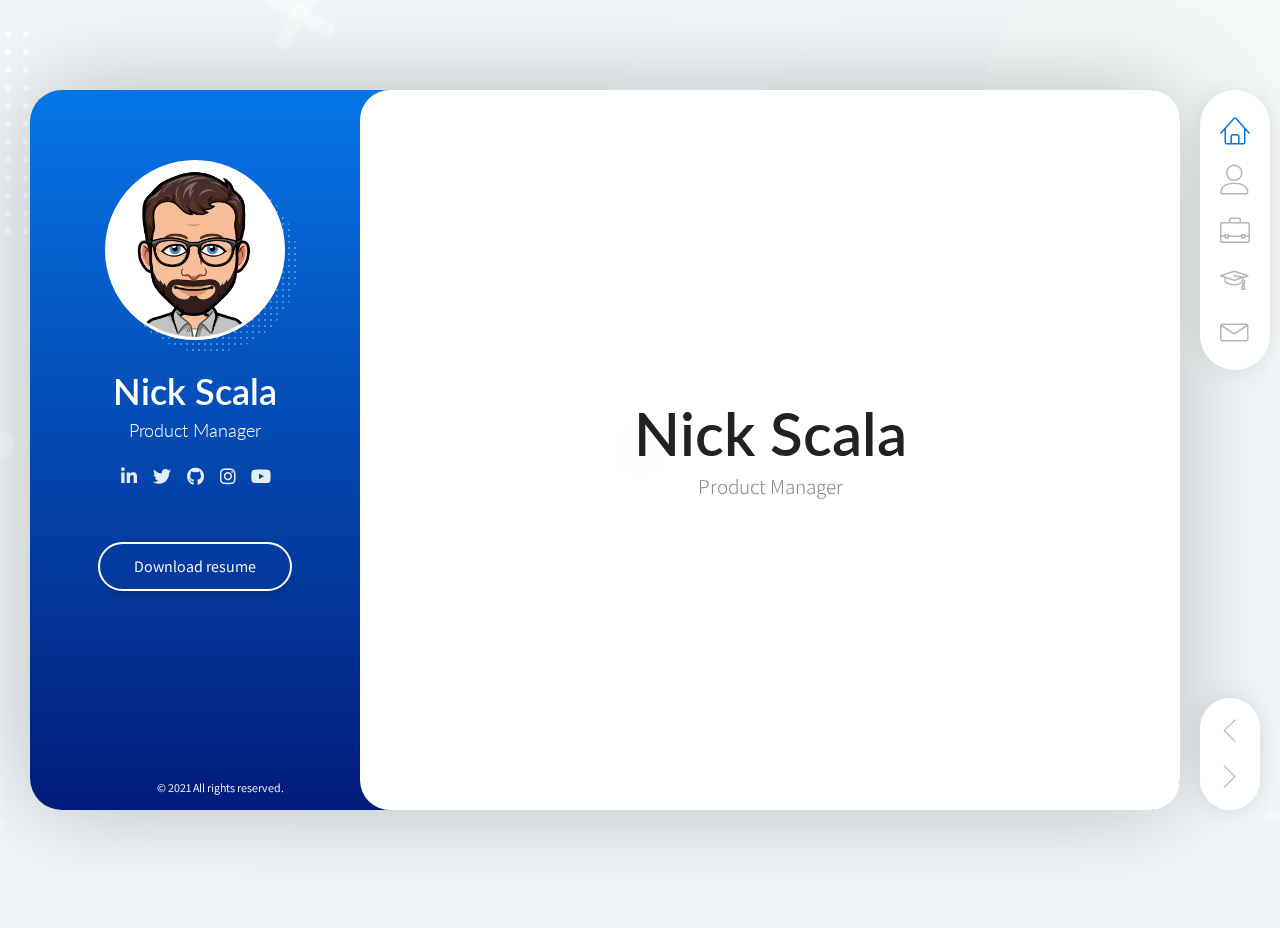
<file: index.html>
<!DOCTYPE html>
<html lang="en" class="no-js">
	<head>
		<meta charset="UTF-8" />
		<meta http-equiv="X-UA-Compatible" content="IE=edge"> 
		<title>Nick Scala | Portfolio</title>
		<meta name="viewport" content="width=device-width, initial-scale=1, maximum-scale=1" />
    
		<!-- Google Analytics -->
		<script async src="https://www.googletagmanager.com/gtag/js?id=G-9FX4SN3792"></script>
		<script>
			window.dataLayer = window.dataLayer || [];
			function gtag(){dataLayer.push(arguments);}
			gtag('js', new Date());

		gtag('config', 'G-9FX4SN3792');
		</script>
		<!-- /Google Analytics -->

		<!-- Metadata tags -->
		<meta name="description" content="Nick Scala's portfolio website" />
		<meta name="keywords" content="Nick Scala, Nicholas Scala, nickscala, nicholasscala, resume, portfolio, website portfolio" />
		<meta name="author" content="Nick Scala" />
		<!-- /Metadata tags -->
    
		<!-- Favicon -->
		<link rel='shortcut icon' type='image/x-icon' href="favicon.ico"/>
		<link rel="icon" type="image/ico" href="favicon.ico"/>
		<link rel="apple-touch-icon" href="favicon.png" />
		<link rel="apple-touch-icon" sizes="72x72" href="favicon.png" />
		<link rel="apple-touch-icon" sizes="114x114" href="favicon.png" />
		<link rel="image_src" href="favicon.png" />
		<!-- /Favicon -->

		<!-- Style sheets -->
		<link rel="stylesheet" href="css/reset.css" type="text/css">
		<link rel="stylesheet" href="css/bootstrap-grid.min.css" type="text/css">
		<link rel="stylesheet" href="css/animations.css" type="text/css">
		<link rel="stylesheet" href="css/perfect-scrollbar.css" type="text/css">
		<link rel="stylesheet" href="css/owl.carousel.css" type="text/css">
		<link rel="stylesheet" href="css/magnific-popup.css" type="text/css">
		<link rel="stylesheet" href="css/main.css" type="text/css">
		<!-- /Style sheets -->

		<script src="js/modernizr.custom.js"></script>
	</head>

	<body>
	
	<!-- Animated background -->
	<div class="lm-animated-bg" style="background-image: url(img/header/main_bg.png);"></div>
	<!-- /Animated background -->

	<!-- Loading animation -->
	<div class="preloader">
		<div class="preloader-animation">
			<div class="preloader-spinner">
			</div>
		</div>
	</div>
	<!-- /Loading animation -->

	<div class="page">
		<div class="page-content">
			
			<!-- Header section -->
			<header id="site_header" class="header mobile-menu-hide">
				
				<!-- Title content -->
				<div class="header-content">
					<div class="header-photo">
						<img src="img/header/main_photo.png" alt="Nick Scala avatar">
					</div>
					<div class="header-titles">
						<h2>Nick Scala</h2>
						<h4>Product Manager</h4>
					</div>
				</div>
				<!-- /Title content -->

				<!-- Navigation links -->
				<ul class="main-menu">
					<li class="active">
						<a href="#home" class="nav-anim" data-animation="58">
							<i class="menu-icon lnr lnr-home"></i>
							<span class="link-text">Home</span>
						</a>
					</li>

					<li>
						<a href="#about-me" class="nav-anim" data-animation="58">
							<i class="menu-icon lnr lnr-user"></i>
							<span class="link-text">About me</span>
						</a>
					</li>

					<li>
						<a href="#experience" class="nav-anim" data-animation="58">
							<i class="menu-icon lnr lnr-briefcase"></i>
							<span class="link-text">Experience</span>
						</a>
					</li>

					<li>
						<a href="#education" class="nav-anim" data-animation="58">
							<i class="menu-icon lnr lnr-graduation-hat"></i>
							<span class="link-text">Education</span>
						</a>
					</li>
					
					<li>
						<a href="#contact" class="nav-anim" data-animation="58">
							<i class="menu-icon lnr lnr-envelope"></i>
							<span class="link-text">Contact</span>
						</a>
					</li>
				</ul>
				<!-- /Navigation links -->

				<!-- Social links -->
				<div class="social-links">
					<ul>
						<li>
							<a href="https://www.linkedin.com/in/nickscala" target="_blank">
								<i class="fab fa-linkedin-in"></i>
							</a>
						</li>
						<li>
							<a href="https://twitter.com/nick_scala" target="_blank">
								<i class="fab fa-twitter"></i>
							</a>
						</li>
						<li>
							<a href="https://github.com/nickscala" target="_blank">
								<i class="fab fa-github"></i>
							</a>
						</li>
						<li>
							<a href="https://www.instagram.com/nick.scala/" target="_blank">
								<i class="fab fa-instagram"></i>
							</a>
						</li>
						<li>
							<a href="https://www.youtube.com/user/NickScala" target="_blank">
								<i class="fab fa-youtube"></i>
							</a>
						</li>
					</ul>
				</div>
				<!-- /Social links -->

				<!-- Download resume link -->
				<div class="header-buttons">
					<a href="pdf/header/Nick_Scalas_Resume.pdf" target="_blank" class="btn btn-primary">Download resume</a>
				</div>
				<!-- /Download resume link -->

				<!-- Copyright -->
				<div class="copyrights">© 2021 All rights reserved.</div>
				<!-- /Copyright -->
			</header>
			<!-- /Header section -->

			<!-- Mobile hamburger navigation -->
			<div class="menu-toggle">
				<span></span>
				<span></span>
				<span></span>
			</div>
			<!-- /Mobile hamburger navigation -->

			<!-- Arrows navigation -->
			<div class="lmpixels-arrows-nav">
				<div class="lmpixels-arrow-left">
					<i class="lnr lnr-chevron-left"></i>
				</div>
				<div class="lmpixels-arrow-right">
					<i class="lnr lnr-chevron-right"></i>
				</div>
			</div>
			<!-- /Arrows navigation -->

			<!-- Main content -->
			<div class="content-area">
				<div class="animated-sections">
					<!-- Home subpage -->
					<section data-id="home" class="animated-section start-page">
						<div class="section-content vcentered">
							<div class="row">
								<div class="col-sm-12 col-md-12 col-lg-12">
									<div class="title-block">

										<!-- Title -->
										<h2>Nick Scala</h2>
										<!-- /Title -->

										<!-- Subtitles -->
										<div class="owl-carousel text-rotation">                                    
											<div class="item">
												<div class="sp-subtitle">Product Manager</div>
											</div>

											<div class="item">
												<div class="sp-subtitle">Musician</div>
											</div>

											<div class="item">
												<div class="sp-subtitle">Photographer</div>
											</div>
										</div>
										<!-- /Subtitles -->

									</div>
								</div>
							</div>
						</div>
					</section>
					<!-- /Home subpage -->

					<!-- About me subpage -->
					<section data-id="about-me" class="animated-section">
						
						<!-- Title -->
						<div class="page-title">
							<h2>About <span>me</span></h2>
						</div>
						<!-- /Title -->

						<div class="section-content">
							
							<!-- Personal information -->
							<div class="row">

								<!-- Summary -->
								<div class="col-xs-12 col-sm-7">
									<p>I'm a Product Manager based in New York City with a passion for identifying Customer problems and delivering simple and efficient solutions. I have over five years experience delivering best in class digital web e-commerce solutions. Throughout this site you will find a snapshot of my professional experiences.</p>
								</div>
								<!-- /Summary -->

								<!-- Location info -->
								<div class="col-xs-12 col-sm-5">
									<div class="info-list">
										<ul>
											<li>
												<span class="title">location</span>
												<span class="value">Long Island City, NY</span>
											</li>

											<li>
												<span class="title">email</span>
												<span class="value">nick.scala@me.com</span>
											</li>

											<li>
												<span class="title">phone</span>
												<span class="value">347.738.1482</span>
											</li>
										</ul>
									</div>
								</div>
								<!-- /Location info -->
							</div>
							<!-- /Personal information -->

							<div class="white-space-50"></div>

							<!-- What I do title -->
							<div class="row">
								<div class="col-xs-12 col-sm-12">
									<div class="block-title">
										<h3>My <span>specialties</span></h3>
									</div>
								</div>
							</div>
							<!-- /What I do title -->

							<!-- What I do content -->
							<div class="row">
								<div class="col-xs-12 col-sm-6">
									<div class="col-inner">
										<div class="info-list-w-icon">

											<!-- E-commerce -->
											<div class="info-block-w-icon">
												<div class="ci-icon">
													<i class="lnr lnr-cart"></i>
												</div>
												<div class="ci-text">
													<h4>E-commerce</h4>
													<!--
													<p>Pellentesque pellentesque, ipsum sit amet auctor accumsan, odio tortor bibendum massa, sit amet ultricies ex lectus scelerisque nibh. Ut non sodales.</p> -->
												</div>
											</div>
											<!-- /E-commerce -->

											<!-- Digital experience -->
											<div class="info-block-w-icon">
												<div class="ci-icon">
													<i class="lnr lnr-laptop-phone"></i>
												</div>
												<div class="ci-text">
													<h4>Digital experience</h4>
													<!--
													<p>Pellentesque pellentesque, ipsum sit amet auctor accumsan, odio tortor bibendum massa, sit amet ultricies ex lectus scelerisque nibh. Ut non sodales.</p> -->
												</div>
											</div>
											<!-- /Digital experience -->
										</div>
									</div>
								</div>

								<div class="col-xs-12 col-sm-6">
									<div class="col-inner">
										<div class="info-list-w-icon">

											<!-- Product strategy -->
											<div class="info-block-w-icon">
												<div class="ci-icon">
													<i class="lnr lnr-pie-chart"></i>
												</div>
												<div class="ci-text">
													<h4>Product strategy</h4>
													<!--
													<p>Pellentesque pellentesque, ipsum sit amet auctor accumsan, odio tortor bibendum massa, sit amet ultricies ex lectus scelerisque nibh. Ut non sodales.</p> -->
												</div>
											</div>
											<!-- /Product strategy -->

											<!-- Data analysis -->
											<div class="info-block-w-icon">
												<div class="ci-icon">
													<i class="lnr lnr-database"></i>
												</div>
												<div class="ci-text">
													<h4>Data analysis</h4>
													<!--
													<p>Pellentesque pellentesque, ipsum sit amet auctor accumsan, odio tortor bibendum massa, sit amet ultricies ex lectus scelerisque nibh. Ut non sodales.</p> -->
												</div>
											</div>
											<!-- /Data analysis -->
										</div>
									</div>
								</div>
							</div>
							<!-- /What I do content -->

							<div class="white-space-50"></div>
							
							<!-- Companies title -->
							<div class="row">
								<div class="col-xs-12 col-sm-12">
									<div class="block-title">
										<h3>My <span>experiences</span></h3>
									</div>
								</div>
							</div>
							<!-- /Companies title -->

							<!-- Companies content -->
							<div class="row">

								<!-- JetBlue -->
								<div class="col-xs-12 col-sm-3">
									<div class="client-block">
										<a href="https://www.jetblue.com/" target="_blank" title="JetBlue Airways">
											<img src="img/about_me/companylogo_jetblue.png" alt="JetBlue Airways logo">
										</a>
									</div>
								</div>
								<!-- /JetBlue -->

								<!-- S&P Global Ratings -->
								<div class="col-xs-12 col-sm-3">
									<div class="client-block">
										<a href="https://www.spglobal.com/ratings/en/" target="_blank" title="S&P Global Ratings">
											<img src="img/about_me/companylogo_sandp.png" alt="S&P Global Ratings logo">
										</a>
									</div>
								</div>
								<!-- /S&P Global Ratings -->

								<!-- Boston University -->
								<div class="col-xs-12 col-sm-3">
									<div class="client-block">
										<a href="https://www.bu.edu/online/programs/graduate-programs/computer-information-systems-masters-degree/" target="_blank" title="Boston Unversity">
											<img src="img/about_me/companylogo_bostonuniversity.png" alt="Boston University logo">
										</a>
									</div>
								</div>
								<!-- /Boston University -->
							</div>
							<!-- /Companies content -->

							<div class="white-space-50"></div>

							<!-- Hobbies title -->
							<div class="row">
								<div class="col-xs-12 col-sm-12">
									<div class="block-title">
										<h3>My <span>hobbies</span></h3>
									</div>
								</div>
							</div>
							<!-- /Hobbies title -->

							<!-- Hobbies content -->
							<div class="row">

								<!-- Currently reading -->
								<div class="col-xs-12 col-sm-4">
									<a href="https://www.goodreads.com/user/show/50486474-nick-scala" target="_blank" title="Nick Scala's Goodreads profile">
										<div class="fun-fact gray-default">
											<h4>Currently reading</h4>
											<img src="img/about_me/currently_reading.png" alt="Inspired: How to Create Tech Products Customers Love book">
										</div>
									</a>
								</div>
								<!-- /Currently reading -->

								<!-- Currently learning -->
								<div class="col-xs-12 col-sm-4">
									<a href="pdf/about_me/Hamilton.pdf" target="_blank" title="Hamilton piano score">
										<div class="fun-fact gray-default">
											<h4>Currently learning</h4>
											<img src="img/about_me/currently_learning.png" alt="Hamilton soundtrack">
										</div>
									</a>
								</div>
								<!-- /Currently learning -->

								<!-- Currently brewing -->
								<div class="col-xs-12 col-sm-4 ">
									<a href="https://www.lacolombe.com/products/corsica" target="_blank" title="La Colombe Corsica coffee">
										<div class="fun-fact gray-default">
											<h4>Currently brewing</h4>
											<img src="img/about_me/currently_brewing.png" alt="La Colombe Corsica coffee">
										</div>
									</a>
								</div>
								<!-- /Currently brewing -->
							</div>
							<!-- /Hobbies content -->
						</div>
					</section>
					<!-- /About me subpage -->

					<!-- Experience subpage -->
					<section data-id="experience" class="animated-section">
						<!-- Title -->
						<div class="page-title">
							<h2>Experience</h2>
						</div>
						<!-- /Title -->

						<!-- Experience content-->
						<div class="section-content">

							<!-- Experience content -->
							<div class="row">
								<div class="col-xs-12 col-sm-12">
									<div class="timeline timeline-second-style clearfix">
										
										<!-- Experience 1 -->
										<div class="timeline-item clearfix">
											<div class="left-part">
												<h5 class="item-period">Oct 2020 - present</h5>
												<span class="item-company">JetBlue Airways</span>
											</div>

											<div class="divider"></div>

											<div class="right-part">
												<h4 class="item-title">Manager – Digital Commerce Optimization</h4>
												<ul>
													<li>Introduce A/B testing capabilities to JetBlue’s e-commerce products and conduct experiments targeted at improving conversion, funnel advancement, and ancillary attachment metrics</li>
													<li>Develop and instill a new data-driven approach in the Digital Commerce team by making vast transactional and operational data sets digestible in order to guide product designs, features, and prioritization</li>
													<li>Lead the analysis and implementation of new abandonment retargeting and promotional e-commerce capabilities</li>
													<li>Lead a team of design and data analysts</li>
												</ul>
											</div>
										</div>
										<!-- /Experience 1 -->

										<!-- Experience 2 -->
										<div class="timeline-item clearfix">
											<div class="left-part">
												<h5 class="item-period">Oct 2018 - Sep 2020</h5>
												<span class="item-company">JetBlue Airways</span>
											</div>

											<div class="divider"></div>

											<div class="right-part">
												<h4 class="item-title">Product Manager – Digital Commerce</h4>
												<ul>
													<li>Drove the product roadmap, strategy, and execution for JetBlue's e-commerce products achieving an overall improvement to direct digital share and conversion rate by 11.7% and 2.3% respectively</li>
													<li>Redesigned, rebuilt, and launched an entirely new and responsive booking flow focused on leveraging e-commerce best practices and usability testing in collaboration with seven cross-functional onshore and offshore scrum teams and a digital design agency</li>
													<li>Led a critical company-wide program to overhaul JetBlue’s fare options and introduce a Basic Economy product increasing annual revenue by $150 million</li>
													<li>Executed a series of initiatives to communicate safety and promote flexibility throughout the digital booking channels in response to changing Customer behavior as a result of the COVID-19 pandemic</li>
												</ul>
											</div>
										</div>
										<!-- /Experience 2 -->

										<!-- Experience 3 -->
										<div class="timeline-item clearfix">
											<div class="left-part">
												<h5 class="item-period">Oct 2016 - Sep 2018</h5>
												<span class="item-company">JetBlue Airways</span>
											</div>

											<div class="divider"></div>

											<div class="right-part">
												<h4 class="item-title">Business Analyst – Digital and Customer Products</h4>
												<ul>
													<li>Led the product analysis of a Loyalty Management System upgrade project through eliciting hundreds of user stories resulting in improved engagement for over 20 million loyalty program members, quicker time to market for future enhancements, and reductions in Customer Support Center costs</li>
													<li>Drove the TrueBlue website redesign initiative from initial requirements through to design, implementation, and user acceptance testing by synthesizing feedback from a variety of stakeholders including Loyalty Marketing, legal, brand, Digital Experience, analytics, and accessibility</li>
												</ul>
											</div>
										</div>
										<!-- /Experience 3 -->

										<!-- Experience 4 -->
										<div class="timeline-item clearfix">
											<div class="left-part">
												<h5 class="item-period">May 2017 - May 2019</h5>
												<span class="item-company">Boston University</span>
											</div>

											<div class="divider"></div>

											<div class="right-part">
												<h4 class="item-title">Graduate School Course Facilitator</h4>
												<ul>
													<li>Facilitated online Systems Analysis and Design graduate courses providing instruction, guidance, and mentorship to graduate school scholars</li>
												</ul>
											</div>
										</div>
										<!-- /Experience 4 -->

										<!-- Experience 5 -->
										<div class="timeline-item clearfix">
											<div class="left-part">
												<h5 class="item-period">Apr 2016 - Sep 2016</h5>
												<span class="item-company">S&P Global Ratings</span>
											</div>

											<div class="divider"></div>

											<div class="right-part">
												<h4 class="item-title">Senior Business Analyst</h4>
												<ul>
													<li>Elicited requirements through communicating with analytical, legal, and compliance stakeholders as Product Owner for a $30 million ratings workflow redesign initiative resulting in decreased time to market and improved ratings accuracy</li>
													<li>Managed risks, budget, and timelines as Project Manager for a $3 million project in response to the Dodd-Frank Wall Street Reform act achieving global regulatory approval</li>
													<li>Enhanced agile SDLC processes and templates to set standards and ensure the consistent and efficient execution of projects throughout the global Project Management Office</li>
												</ul>
											</div>
										</div>
										<!-- /Experience 5 -->

										<!-- Experience 6 -->
										<div class="timeline-item clearfix">
											<div class="left-part">
												<h5 class="item-period">Jun 2013 - Mar 2016</h5>
												<span class="item-company">S&P Global Ratings</span>
											</div>

											<div class="divider"></div>

											<div class="right-part">
												<h4 class="item-title">Business Systems Analyst</h4>
											</div>
										</div>
										<!-- /Experience 6 -->
									</div>
								</div>
							</div>
							<!-- /Experience content -->

							<div class="white-space-50"></div>

							<!-- Tools title -->
							<div class="row">
								<div class="col-xs-12 col-sm-12">
									<div class="block-title">
										<h3>Tools</h3>
									</div>
								</div>
							</div>
							<!-- /Tools title -->

							<!-- Tools content -->
							<div class="row">
								<div class="col-xs-12 col-sm-12">
									<ul class="knowledges">
										<li>JIRA</li>
										<li>Snowflake</li>
										<li>Adobe Analytics</li>
										<li>Fullstory</li>
										<li>Sumo Logic</li>
										<li>Figma</li>
										<li>Sketch</li>
										<li>Invision</li>
										<li>Adobe Creative Cloud</li>
									</ul>
								</div>
							</div>
							<!-- /Tools content -->
						</div>
						<!-- /Experience content-->
					</section>
					<!-- /Experience subpage -->

					<!-- Education subpage -->
					<section data-id="education" class="animated-section">
						<!-- Title -->
						<div class="page-title">
							<h2>Education</h2>
						</div>
						<!-- /Title -->

						<!-- Education content-->
						<div class="section-content">
							<div class="row">
								<div class="col-xs-12 col-sm-12">
									<div class="timeline timeline-second-style clearfix">
										
										<!-- Education - Masters -->
										<div class="timeline-item clearfix">
											<div class="left-part">
												<h5 class="item-period">May 2017</h5>
												<span class="item-company">Boston University – Metropolitan College</span>
											</div>
											
											<div class="divider"></div>

											<div class="right-part">
												<h4 class="item-title">Master of Science in Computer Information Systems</h4>
												<ul>
													<li>Cumulative GPA: 3.97</li>
												</ul>
											</div>
										</div>
										<!-- End of Education - Masters -->

										<!-- Education - Undergrad -->
										<div class="timeline-item clearfix">
											<div class="left-part">
												<h5 class="item-period">May 2014</h5>
												<span class="item-company">Macaulay Honors College at CUNY Baruch</span>
											</div>

											<div class="divider"></div>

											<div class="right-part">
												<h4 class="item-title">Bachelor of Business Administration in Computer Information Systems</h4>
												<ul>
													<li>Cumulative GPA: 3.97, <i>summa cum laude</i></li>
												</ul>
											</div>
										</div>
										<!-- End of Education - Undergrad -->
									</div>
								</div>
							</div>
						</div>
						<!-- /Education content-->

						<div class="white-space-50"></div>

						<!-- Certifications title -->
						<div class="row">
							<div class="col-xs-12 col-sm-12">
								<div class="block-title">
									<h3>Certifications</h3>
								</div>
							</div>
						</div>
						<!-- /Certifications title -->

						<!-- Certifications content -->
						<div class="row">
							
							<!-- Certificate 1 -->
							<div class="col-xs-12 col-sm-6">
								<a href="https://www.pmi.org/certifications/project-management-pmp" target="_blank" title="PMP certification information">
									<div class="certificate-item clearfix">
										<div class="certi-logo">
											<img src="img/resume/logo_pmi.png" alt="Project Management Institute Logo">
										</div>

										<div class="certi-content">
											<div class="certi-title">
												<h4>Project Management Professional (PMP)</h4>
											</div>
											<div class="certi-id">
												<span>Credential ID: 2155104</span>
											</div>
											<div class="certi-date">
												<span>Issued Feb 20, 2018</span>
											</div>
										</div>
									</div>
								</a>
							</div>
							<!-- /Certificate 1 -->

							<!-- Certificate 2 -->
							<div class="col-xs-12 col-sm-6">
								<a href="https://www.pmi.org/certifications/agile-acp" target="_blank" title="PMI-ACP certification information">
									<div class="certificate-item clearfix">
										<div class="certi-logo">
											<img src="img/resume/logo_pmi.png" alt="Project Management Institute Logo">
										</div>

										<div class="certi-content">
											<div class="certi-title">
												<h4>Agile Certified Practitioner (PMI-ACP)</h4>
											</div>
											<div class="certi-id">
												<span>Credential ID: 2595506</span>
											</div>
											<div class="certi-date">
												<span>Issued Jun 17, 2019</span>
											</div>
										</div>
									</div>
								</a>
							</div>
							<!-- /Certificate 2 -->
						</div>
						<!-- /Certifications content -->
					</section>
					<!-- /Education subpage -->

					<!-- Contact subpage -->
					<section data-id="contact" class="animated-section">
					
						<!-- Title -->
						<div class="page-title">
							<h2>Contact</h2>
						</div>
						<!-- /Title -->

						<!-- Contact content -->
						<div class="section-content">
							<div class="row">
								
								<!-- Contact info -->
								<div class="col-xs-12 col-sm-4">
									<div class="lm-info-block gray-default">
										<i class="lnr lnr-map-marker"></i>
										<h4>Long Island City, NY</h4>
									</div>

									<div class="lm-info-block gray-default">
										<i class="lnr lnr-envelope"></i>
										<h4>nick.scala@me.com</h4>
									</div>

									<div class="lm-info-block gray-default">
										<i class="lnr lnr-phone-handset"></i>
										<h4>347.738.1482</h4>
									</div>
								</div>
								<!-- /Contact info -->

								<!-- Contact form -->
								<div class="col-xs-12 col-sm-8">
									
									<div class="block-title">
										<h3>How can I <span>help you?</span></h3>
									</div>

									<form id="contact_form" class="contact-form" action="contact_form/contact_form.php" method="post">
										<div class="messages"></div>
										
										<div class="controls two-columns">
											<div class="fields clearfix">
												<div class="left-column">
													<div class="form-group form-group-with-icon">
														<input id="form_name" type="text" name="name" class="form-control" placeholder="" required="required" data-error="Name is required.">
														
														<label>Name</label>
														
														<div class="form-control-border"></div>
														<div class="help-block with-errors"></div>
													</div>

													<div class="form-group form-group-with-icon">
														<input id="form_email" type="email" name="email" class="form-control" placeholder="" required="required" data-error="Valid email is required.">
														
														<label>Email</label>
														
														<div class="form-control-border"></div>
														<div class="help-block with-errors"></div>
													</div>

													<div class="form-group form-group-with-icon">
														<input id="form_subject" type="text" name="subject" class="form-control" placeholder="" required="required" data-error="Subject is required.">
														
														<label>Subject</label>
														
														<div class="form-control-border"></div>
														<div class="help-block with-errors"></div>
													</div>
												</div>

												<div class="right-column">
													<div class="form-group form-group-with-icon">
														<textarea id="form_message" name="message" class="form-control" placeholder="" rows="7" required="required" data-error="Please, leave me a message."></textarea>
														
														<label>Message</label>
														
														<div class="form-control-border"></div>
														<div class="help-block with-errors"></div>
													</div>
												</div>
											</div>
												
											<input type="submit" class="button btn-send" value="Send message">
										</div>
									</form>
								</div>
								<!-- /Contact form -->
							</div>
						</div>
						<!-- /Contact content -->
					</section>
					<!-- /Contact subpage -->
				</div>
			</div>
			<!-- /Main content -->
		</div>
	</div>

	<!-- Additional scripts -->
	<script src="js/jquery-2.1.3.min.js"></script>
	<script src="js/modernizr.custom.js"></script>
	<script src="js/animating.js"></script>

	<script src="js/imagesloaded.pkgd.min.js"></script>
	<script src='https://www.google.com/recaptcha/api.js'></script>

	<script src='js/perfect-scrollbar.min.js'></script>
	<script src='js/jquery.shuffle.min.js'></script>
	<script src='js/masonry.pkgd.min.js'></script>
	<script src='js/owl.carousel.min.js'></script>
	<script src="js/jquery.magnific-popup.min.js"></script>

	<script src="js/validator.js"></script>
	<script src="js/main.js"></script>
	<!-- /Additional scripts -->
	
	</body>
</html>
</file>
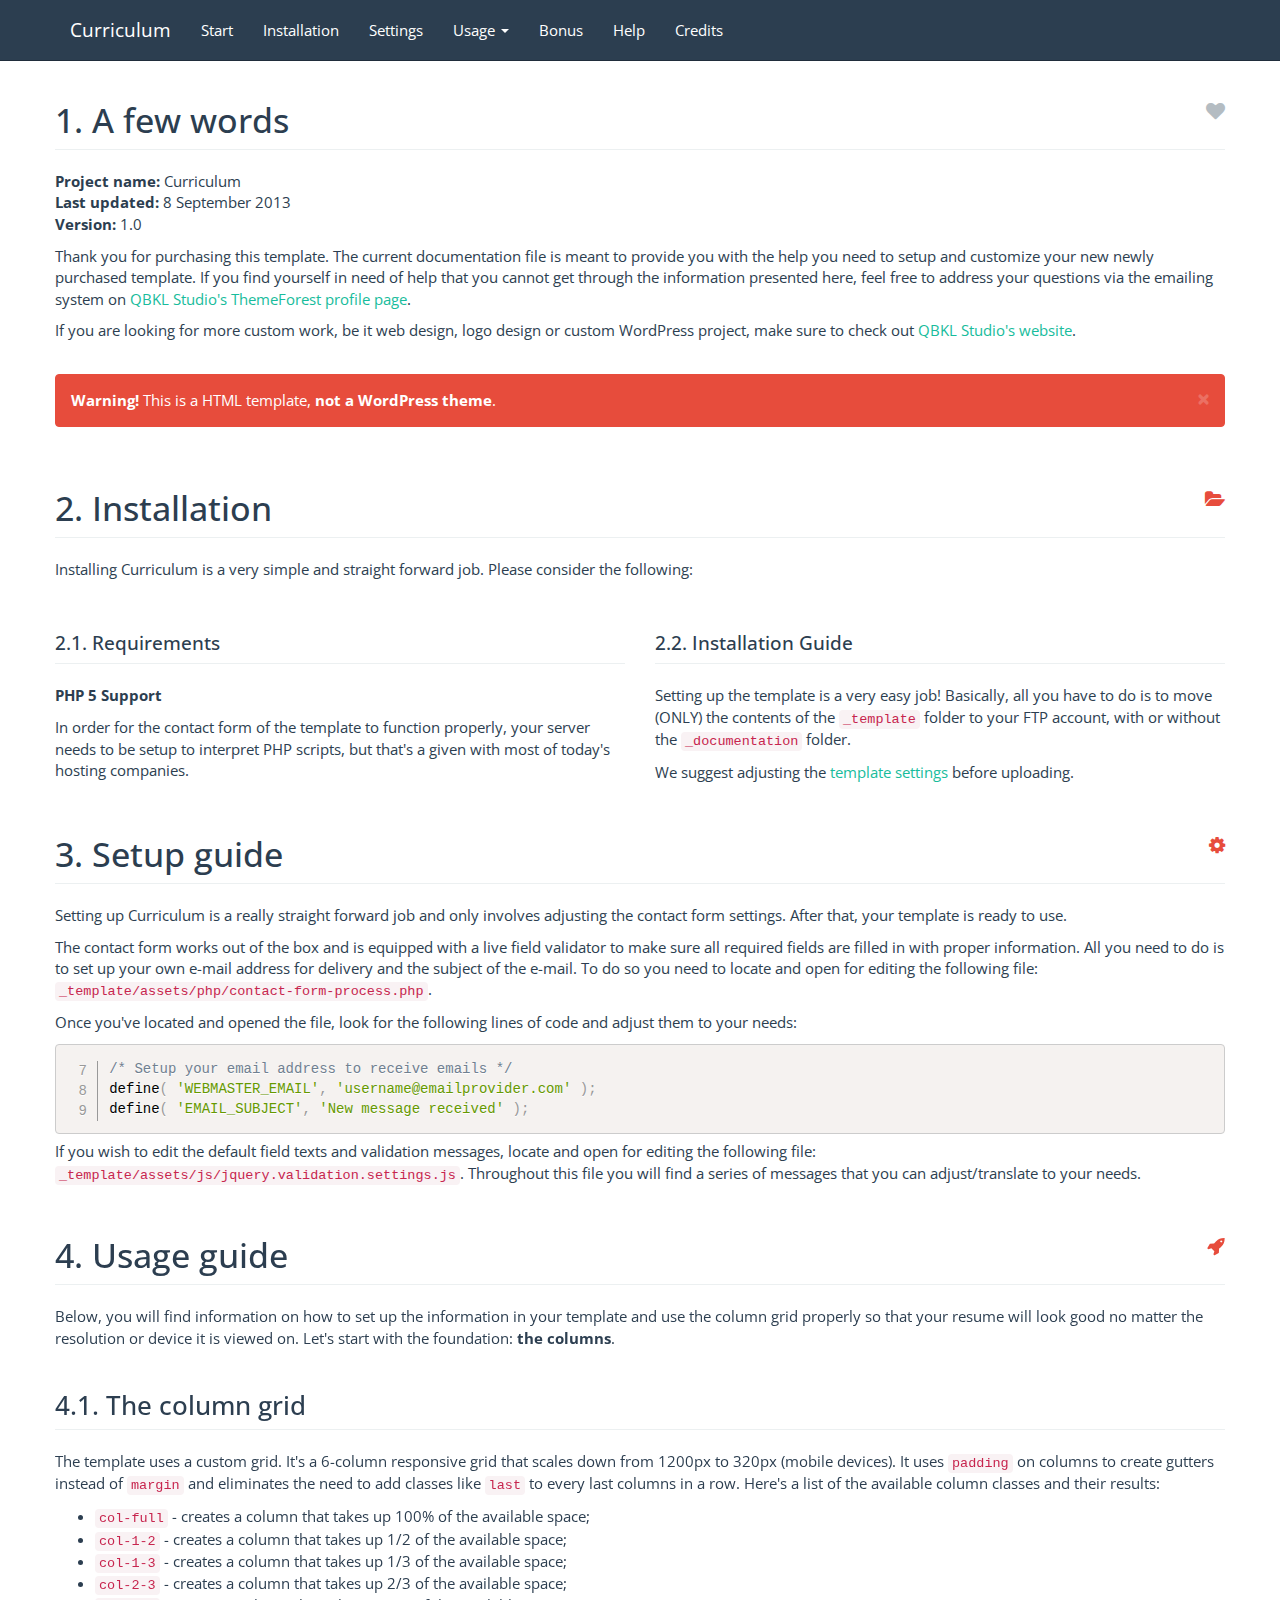
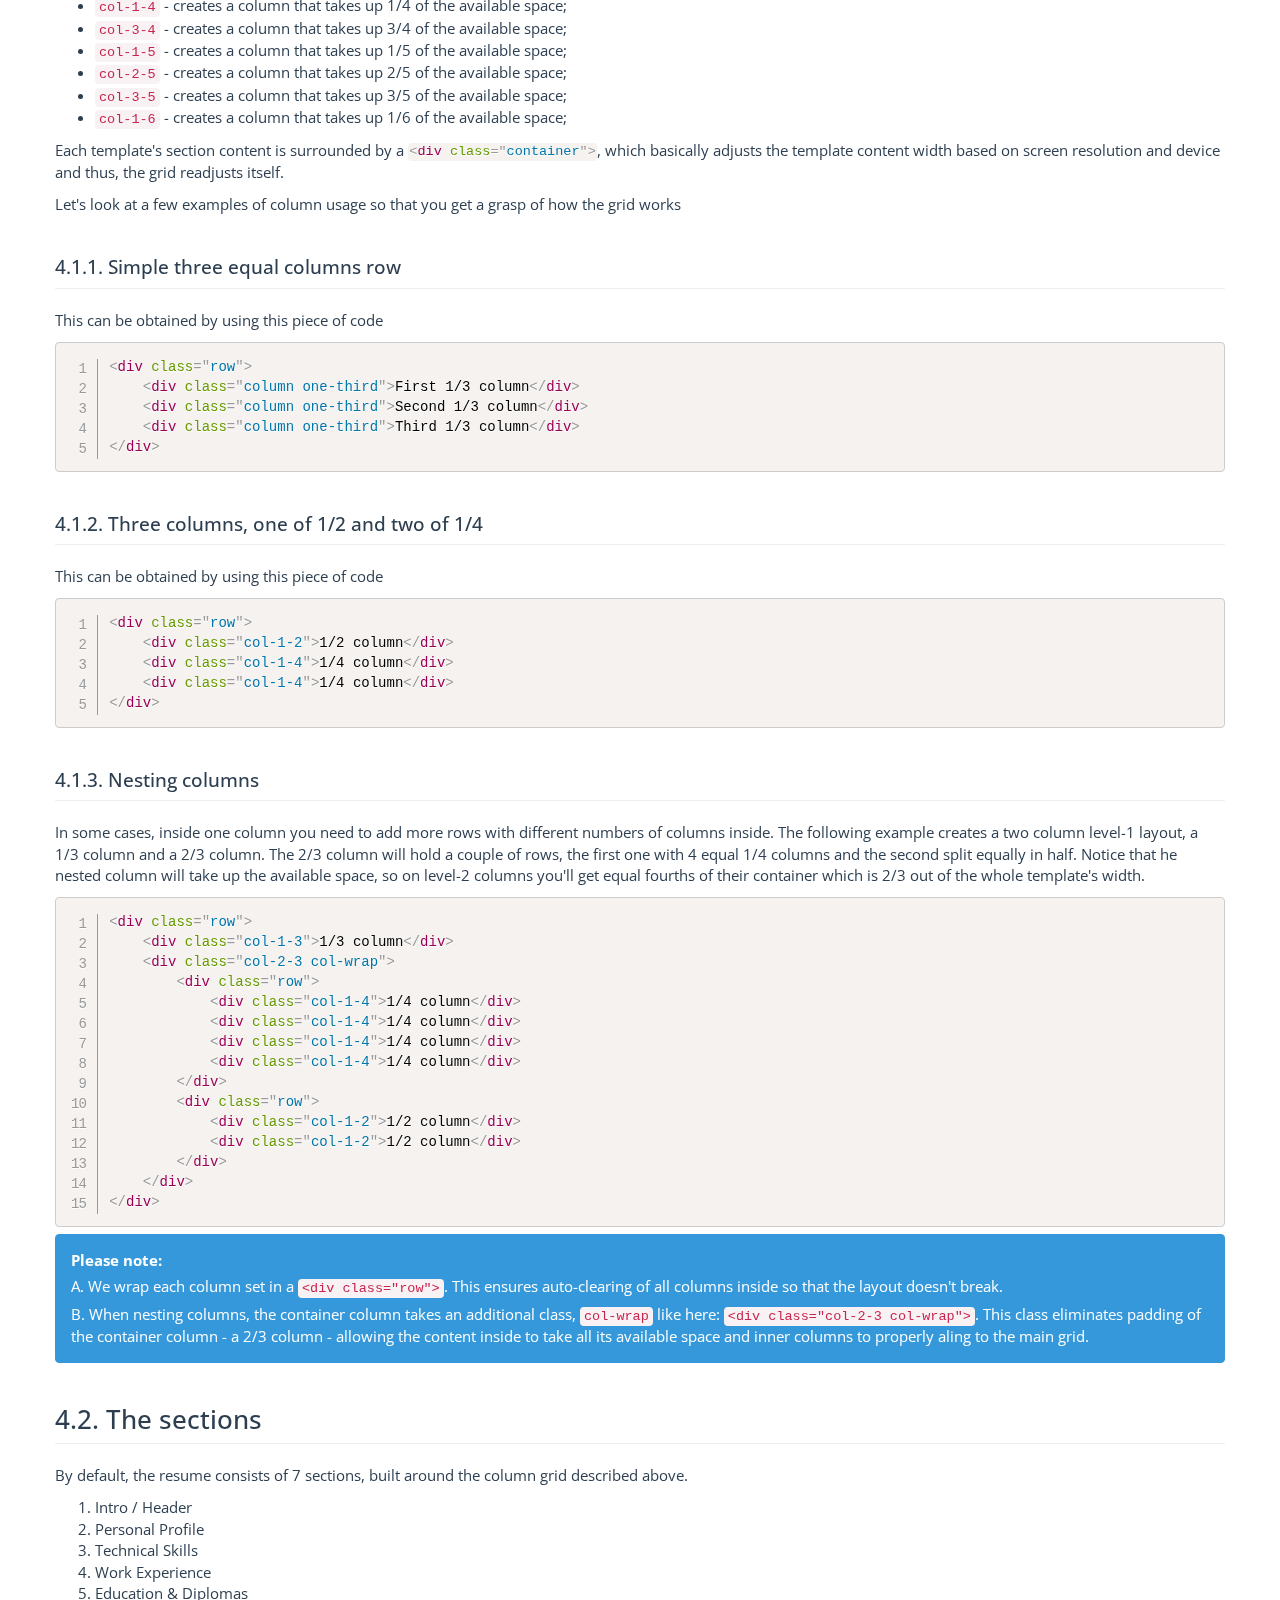
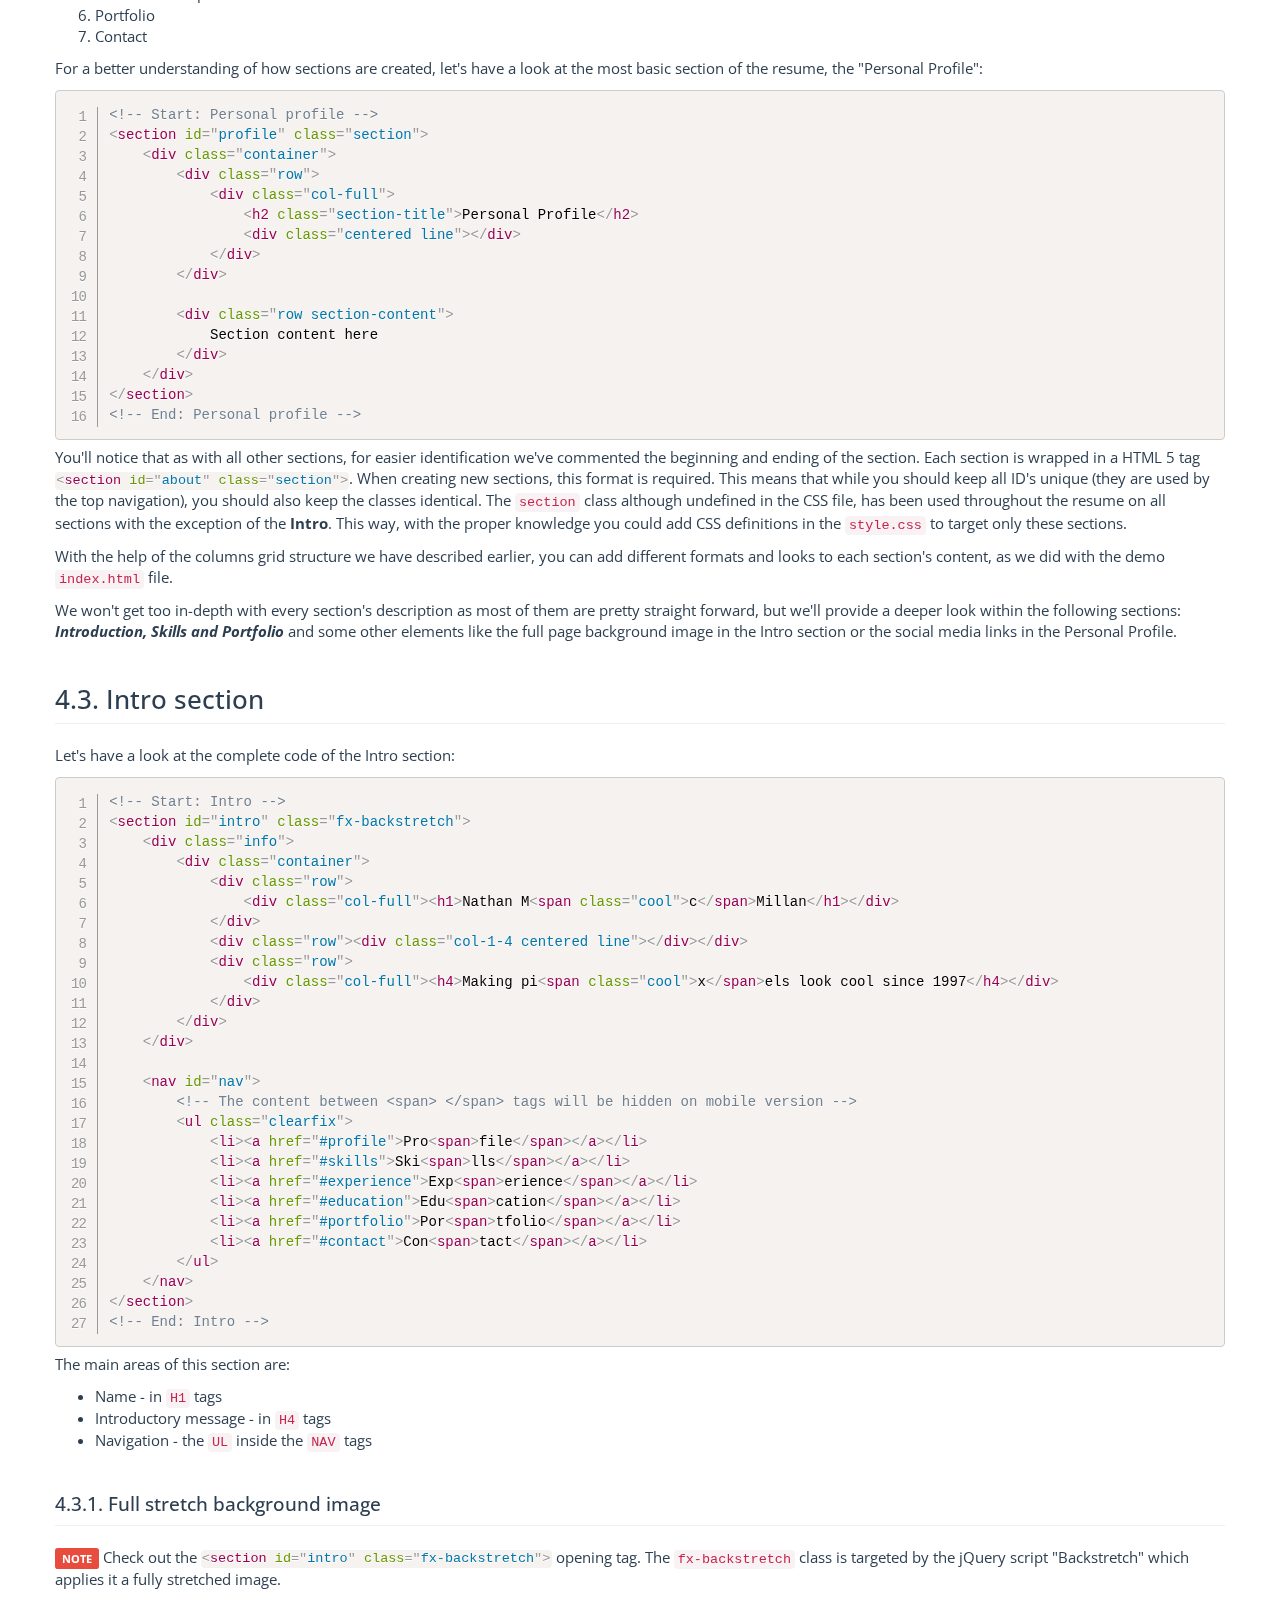
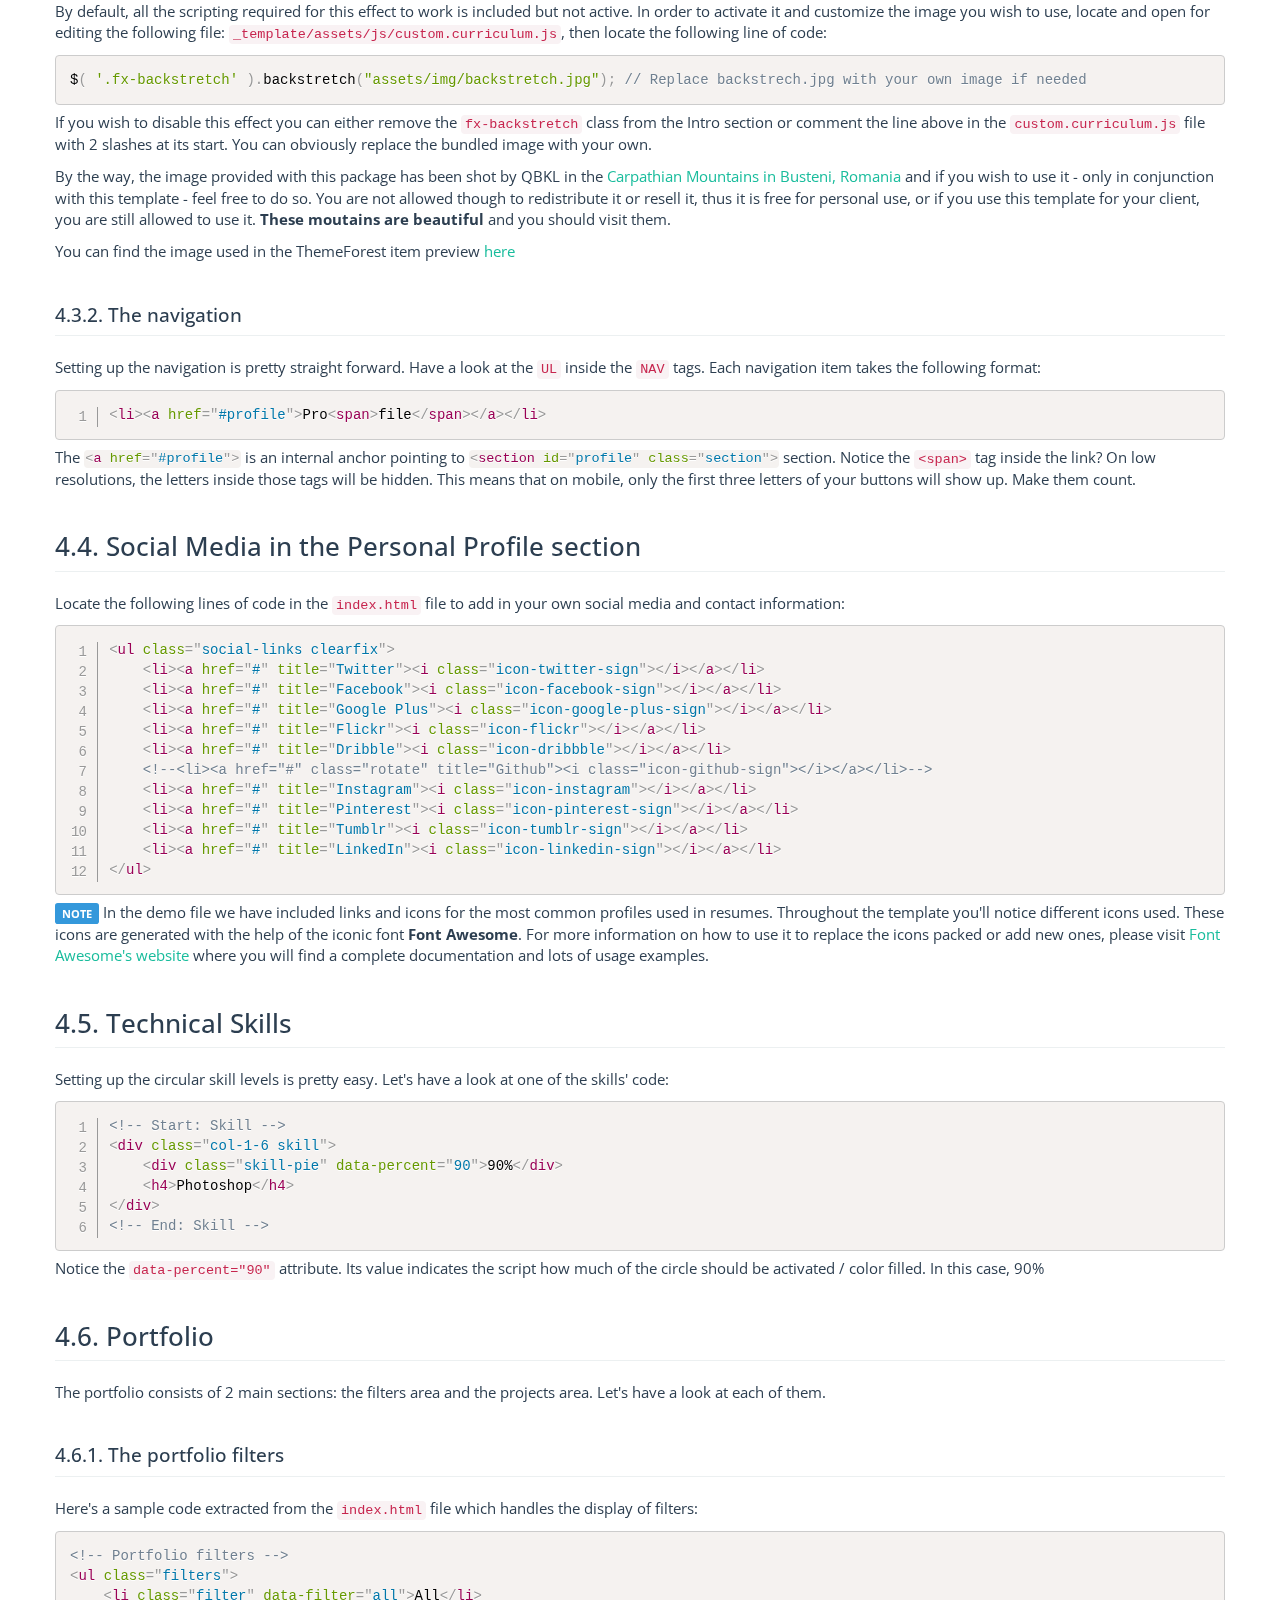
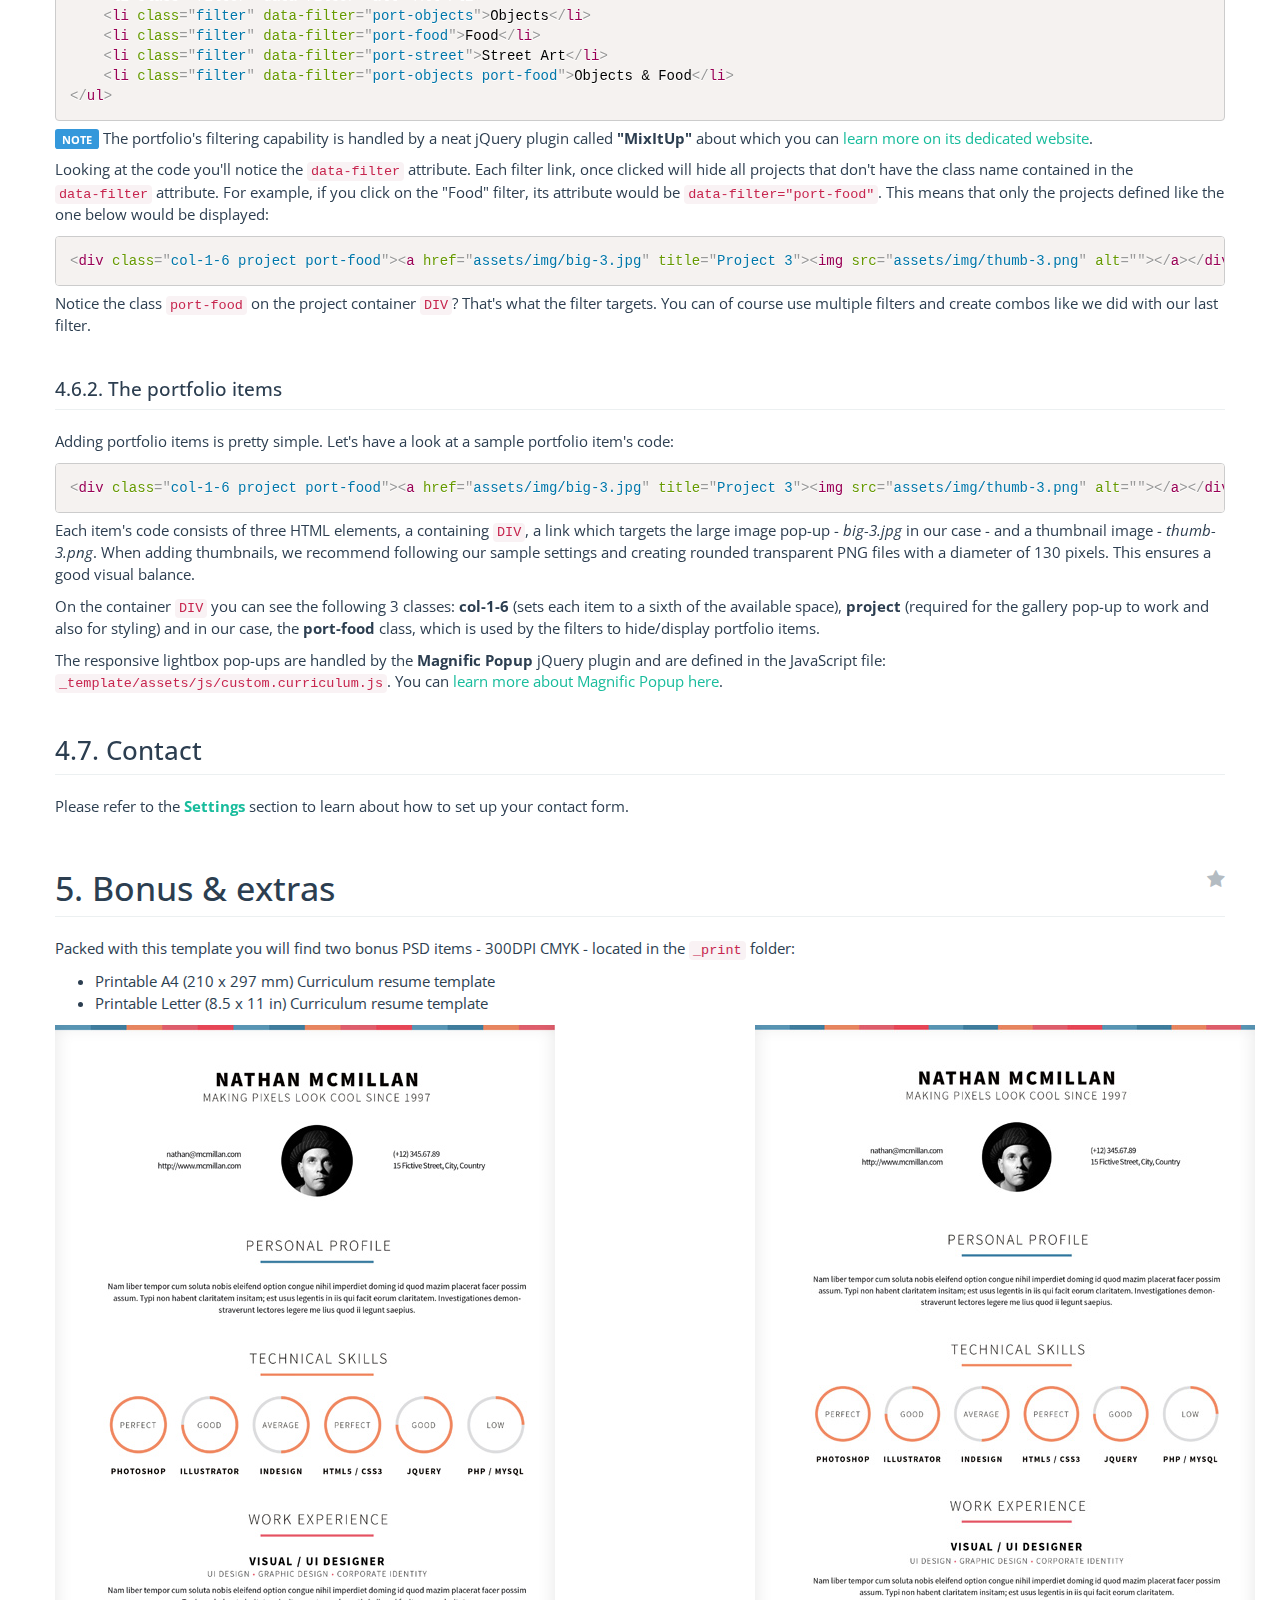
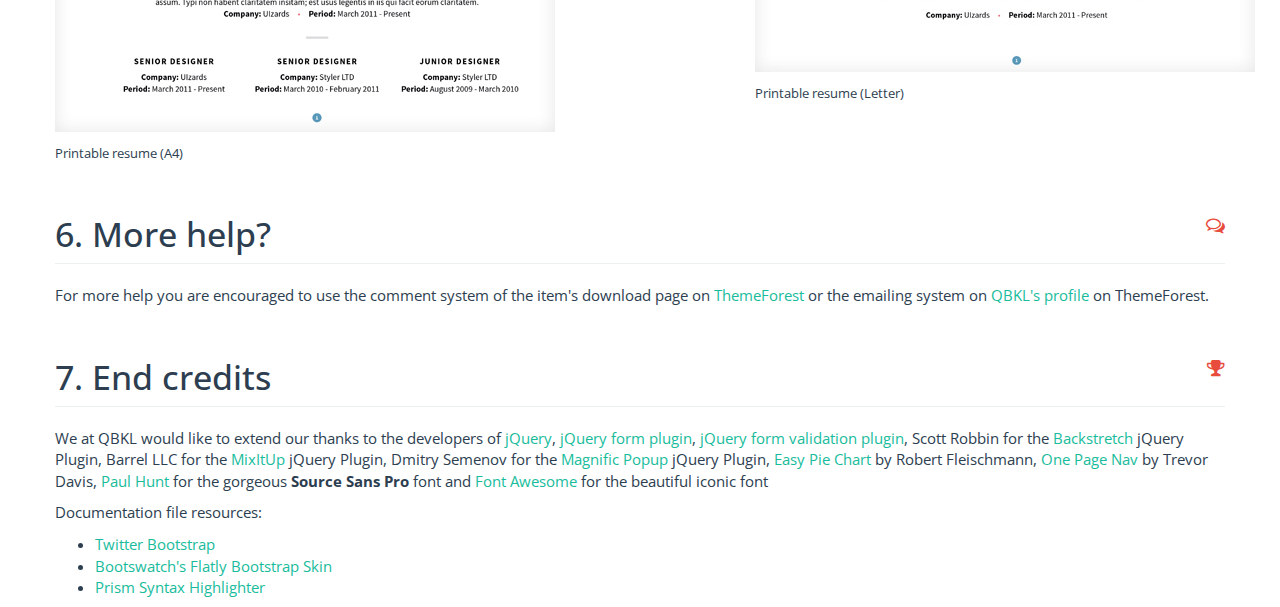
<file: _notes/themeforest-5555810-curriculum-responsive-resume-onepage-portfolio/_documentation/index.html>
<!DOCTYPE html>
<html>
	<head>
		<link href='http://fonts.googleapis.com/css?family=Open+Sans:400italic,700italic,800italic,400,700,800' rel='stylesheet' type='text/css'>

		<title>"Curriculum" by QBKL &equiv; Documentation</title>

		<meta name="viewport" content="width=device-width, initial-scale=1.0">
		<meta http-equiv="Content-Type" content="text/html; charset=UTF-8">

		<meta name="author" content="QBKL, http://qbkl.net">

		<!-- Loading: Font Awesome -->
		<link rel="stylesheet" href="assets/font-awesome/css/font-awesome.min.css">
		<!--[if IE 7]>
		<link rel="stylesheet" href="assets/font-awesome/css/font-awesome-ie7.min.css">
		<![endif]-->

		<!-- Loading: Bootstrap -->
		<link rel="stylesheet" href="assets/twbs/css/bootstrap.min.css">

		<!-- Loading: Prism -->
		<link rel="stylesheet" href="assets/js/prism/prism.css">

		<!--[if lt IE 9]>
		<script src="http://html5shiv.googlecode.com/svn/trunk/html5.js"></script>
		<![endif]-->
	</head>

	<body style="padding-top: 60px">
		<nav class="navbar navbar-fixed-top" role="navigation">
			<div class="container">
				<div class="navbar-header">
					<span class="navbar-brand">Curriculum</span>
					<button type="button" class="navbar-toggle" data-toggle="collapse" data-target=".navbar-sections">
						<span class="sr-only">Toggle navigation</span>
						<span class="icon-bar"></span>
						<span class="icon-bar"></span>
						<span class="icon-bar"></span>
					</button>
				</div>
				<div class="collapse navbar-collapse navbar-sections">
					<ul class="nav navbar-nav">
						<li><a href="#start">Start</a></li>
						<li><a href="#installation">Installation</a></li>
						<li><a href="#settings">Settings</a></li>
						<li class="dropdown">
							<a href="#" class="dropdown-toggle" data-toggle="dropdown">Usage <b class="caret"></b></a>
							<ul class="dropdown-menu">
								<li><a href="#usage">Usage</a></li>
								<li><a href="#grid">Column grid</a></li>
								<li><a href="#sections">Sections</a></li>
							</ul>
						</li>
						<li><a href="#bonus">Bonus</a></li>
						<li><a href="#help">Help</a></li>
						<li><a href="#credits">Credits</a></li>
					</ul>
				</div>
			</div>
		</nav>

		<section id="start" class="container">
			<div class="row">
				<div class="col-md-12">
					<h2 class="page-header">1. A few words <small class="pull-right"><i class="icon-heart"></i></small></h2>

					<p><strong>Project name:</strong> Curriculum<br>
					<strong>Last updated:</strong> 8 September 2013<br>
					<strong>Version:</strong> 1.0</p>

					<p>Thank you for purchasing this template. The current documentation file is meant to provide you with the help you need to setup and customize your new newly purchased template. If you find yourself in need of help that you cannot get through the information presented here, feel free to address your questions via the emailing system on <a href="http://themeforest.net/user/QBKL" target="_blank">QBKL Studio's ThemeForest profile page</a>.</p>

					<p>If you are looking for more custom work, be it web design, logo design or custom WordPress project, make sure to check out <a href="http://qbkl.net" target="_blank">QBKL Studio's website</a>.</p><br>

					<div class="alert alert-danger alert-dismissable">
						<button type="button" class="close" data-dismiss="alert" aria-hidden="true">&times;</button>
						<strong>Warning!</strong> This is a HTML template, <strong>not a WordPress theme</strong>.
					</div>
				</div>
			</div>
		</section>

		<section id="installation" class="container">
			<div class="row">
				<div class="col-md-12">
					<h2 class="page-header">2. Installation <small class="pull-right text-danger"><i class="icon-folder-open"></i></small></h2>

					<p>Installing Curriculum is a very simple and straight forward job. Please consider the following:</p>

					<div class="row">
						<div class="col-md-6">
							<h4 id="requirements" class="page-header">2.1. Requirements</h4>

							<p><strong>PHP 5 Support</strong></p>

							<p>In order for the contact form of the template to function properly, your server needs to be setup to interpret PHP scripts, but that's a given with most of today's hosting companies.</p>
						</div>
						<div class="col-md-6">
							<h4 id="guide" class="page-header">2.2. Installation Guide</h4>

							<p>Setting up the template is a very easy job! Basically, all you have to do is to move (ONLY) the contents of the <code>_template</code> folder to your FTP account, with or without the <code>_documentation</code> folder.</p>

							<p>We suggest adjusting the <a href="#settings">template settings</a> before uploading.</p>
						</div>
					</div>
				</div>
			</div>
		</section>

		<section id="settings" class="container">
			<div class="row">
				<div class="col-md-12">
					<h2 class="page-header">3. Setup guide <small class="pull-right text-danger"><i class="icon-cog"></i></small></h2>

					<p>Setting up Curriculum is a really straight forward job and only involves adjusting the contact form settings. After that, your template is ready to use.</p>

					<p>The contact form works out of the box and is equipped with a live field validator to make sure all required fields are filled in with proper information. All you need to do is to set up your own e-mail address for delivery and the subject of the e-mail. To do so you need to locate and open for editing the following file: <code>_template/assets/php/contact-form-process.php</code>.</p>

					<p>Once you've located and opened the file, look for the following lines of code and adjust them to your needs:</p>

					<pre class="line-numbers language-php" data-start="7"><code class="language-php">/* Setup your email address to receive emails */
define( 'WEBMASTER_EMAIL', 'username@emailprovider.com' );
define( 'EMAIL_SUBJECT', 'New message received' );</code></pre>

					<p>If you wish to edit the default field texts and validation messages, locate and open for editing the following file: <code>_template/assets/js/jquery.validation.settings.js</code>. Throughout this file you will find a series of messages that you can adjust/translate to your needs.</p>
				</div>
			</div>
		</section>

		<section id="usage" class="container">
			<div class="row">
				<div class="col-md-12">
					<h2 class="page-header">4. Usage guide <small class="pull-right text-danger"><i class="icon-rocket"></i></small></h2>

					<p>Below, you will find information on how to set up the information in your template and use the column grid properly so that your resume will look good no matter the resolution or device it is viewed on. Let's start with the foundation: <strong>the columns</strong>.</p>

					<h3 id="grid" class="page-header">4.1. The column grid</h3>

					<p>The template uses a custom grid. It's a 6-column responsive grid that scales down from 1200px to 320px (mobile devices). It uses <code>padding</code> on columns to create gutters instead of <code>margin</code> and eliminates the need to add classes like <code>last</code> to every last columns in a row. Here's a list of the available column classes and their results:</p>

					<ul>
						<li><code>col-full</code> - creates a column that takes up 100% of the available space;</li>
						<li><code>col-1-2</code> - creates a column that takes up 1/2 of the available space;</li>
						<li><code>col-1-3</code> - creates a column that takes up 1/3 of the available space; </li>
						<li><code>col-2-3</code> - creates a column that takes up 2/3 of the available space;</li>
						<li><code>col-1-4</code> - creates a column that takes up 1/4 of the available space;</li>
						<li><code>col-3-4</code> - creates a column that takes up 3/4 of the available space;</li>
						<li><code>col-1-5</code> - creates a column that takes up 1/5 of the available space;</li>
						<li><code>col-2-5</code> - creates a column that takes up 2/5 of the available space;</li>
						<li><code>col-3-5</code> - creates a column that takes up 3/5 of the available space;</li>
						<li><code>col-1-6</code> - creates a column that takes up 1/6 of the available space;</li>
					</ul>

					<p>Each template's section content is surrounded by a <code class="language-markup">&lt;div class="container"&gt;</code>, which basically adjusts the template content width based on screen resolution and device and thus, the grid readjusts itself.</p>

					<p>Let's look at a few examples of column usage so that you get a grasp of how the grid works</p>

					<h4 class="page-header">4.1.1. Simple three equal columns row</h4>

					<p>This can be obtained by using this piece of code</p>

					<pre class="line-numbers language-markup"><code class="language-markup">&lt;div class="row"&gt;
	&lt;div class="column one-third"&gt;First 1/3 column&lt;/div&gt;
	&lt;div class="column one-third"&gt;Second 1/3 column&lt;/div&gt;
	&lt;div class="column one-third"&gt;Third 1/3 column&lt;/div&gt;
&lt;/div&gt;</code></pre>

					<h4 class="page-header">4.1.2. Three columns, one of 1/2 and two of 1/4</h4>

					<p>This can be obtained by using this piece of code</p>

					<pre class="line-numbers language-markup"><code class="language-markup">&lt;div class="row"&gt;
	&lt;div class="col-1-2"&gt;1/2 column&lt;/div&gt;
	&lt;div class="col-1-4"&gt;1/4 column&lt;/div&gt;
	&lt;div class="col-1-4"&gt;1/4 column&lt;/div&gt;
&lt;/div&gt;</code></pre>

					<h4 class="page-header">4.1.3. Nesting columns</h4>

					<p>In some cases, inside one column you need to add more rows with different numbers of columns inside. The following example creates a two column level-1 layout, a 1/3 column and a 2/3 column. The 2/3 column will hold a couple of rows, the first one with 4 equal 1/4 columns and the second split equally in half. Notice that he nested column will take up the available space, so on level-2 columns you'll get equal fourths of their container which is 2/3 out of the whole template's width.</p>

					<pre class="line-numbers language-markup"><code class="language-markup">&lt;div class="row"&gt;
	&lt;div class="col-1-3"&gt;1/3 column&lt;/div&gt;
	&lt;div class="col-2-3 col-wrap"&gt;
		&lt;div class="row"&gt;
			&lt;div class="col-1-4"&gt;1/4 column&lt;/div&gt;
			&lt;div class="col-1-4"&gt;1/4 column&lt;/div&gt;
			&lt;div class="col-1-4"&gt;1/4 column&lt;/div&gt;
			&lt;div class="col-1-4"&gt;1/4 column&lt;/div&gt;
		&lt;/div&gt;
		&lt;div class="row"&gt;
			&lt;div class="col-1-2"&gt;1/2 column&lt;/div&gt;
			&lt;div class="col-1-2"&gt;1/2 column&lt;/div&gt;
		&lt;/div&gt;
	&lt;/div&gt;
&lt;/div&gt;</code></pre>

					<div class="alert alert-info">
						<p><strong>Please note:</strong></p>
						<p>A. We wrap each column set in a <code>&lt;div class="row"&gt;</code>. This ensures auto-clearing of all columns inside so that the layout doesn't break.</p>
						<p>B. When nesting columns, the container column takes an additional class, <code>col-wrap</code> like here: <code>&lt;div class="col-2-3 col-wrap"&gt;</code>. This class eliminates padding of the container column - a 2/3 column - allowing the content inside to take all its available space and inner columns to properly aling to the main grid.</p>
					</div>

					<h3 id="sections" class="page-header">4.2. The sections</h3>

					<p>By default, the resume consists of 7 sections, built around the column grid described above.</p>

					<ol>
						<li>Intro / Header</li>
						<li>Personal Profile</li>
						<li>Technical Skills</li>
						<li>Work Experience</li>
						<li>Education &amp; Diplomas</li>
						<li>Portfolio</li>
						<li>Contact</li>
					</ol>

					<p>For a better understanding of how sections are created, let's have a look at the most basic section of the resume, the "Personal Profile":</p>

					<pre class="language-markup line-numbers"><code class="language-markup">&lt;!-- Start: Personal profile --&gt;
&lt;section id="profile" class="section"&gt;
	&lt;div class="container"&gt;
		&lt;div class="row"&gt;
			&lt;div class="col-full"&gt;
				&lt;h2 class="section-title"&gt;Personal Profile&lt;/h2&gt;
				&lt;div class="centered line"&gt;&lt;/div&gt;
			&lt;/div&gt;
		&lt;/div&gt;

		&lt;div class="row section-content"&gt;
			Section content here
		&lt;/div&gt;
	&lt;/div&gt;
&lt;/section&gt;
&lt;!-- End: Personal profile --&gt;</code></pre>

					<p>You'll notice that as with all other sections, for easier identification we've commented the beginning and ending of the section. Each section is wrapped in a HTML 5 tag <code class="language-markup">&lt;section id="about" class="section"&gt;</code>. When creating new sections, this format is required. This means that while you should keep all ID's unique (they are used by the top navigation), you should also keep the classes identical. The <code>section</code> class although undefined in the CSS file, has been used throughout the resume on all sections with the exception of the <strong>Intro</strong>. This way, with the proper knowledge you could add CSS definitions in the <code>style.css</code> to target only these sections.</p>

					<p>With the help of the columns grid structure we have described earlier, you can add different formats and looks to each section's content, as we did with the demo <code>index.html</code> file.</p>

					<p>We won't get too in-depth with every section's description as most of them are pretty straight forward, but we'll provide a deeper look within the following sections: <strong><em>Introduction, Skills and Portfolio</em></strong> and some other elements like the full page background image in the Intro section or the social media links in the Personal Profile.</p>

					<h3 id="introduction" class="page-header">4.3. Intro section</h3>

					<p>Let's have a look at the complete code of the Intro section:</p>

					<pre class="language-markup line-numbers"><code class="language-markup">&lt;!-- Start: Intro --&gt;
&lt;section id="intro" class="fx-backstretch"&gt;
	&lt;div class="info"&gt;
		&lt;div class="container"&gt;
			&lt;div class="row"&gt;
				&lt;div class="col-full"&gt;&lt;h1&gt;Nathan M&lt;span class="cool"&gt;c&lt;/span&gt;Millan&lt;/h1&gt;&lt;/div&gt;
			&lt;/div&gt;
			&lt;div class="row"&gt;&lt;div class="col-1-4 centered line"&gt;&lt;/div&gt;&lt;/div&gt;
			&lt;div class="row"&gt;
				&lt;div class="col-full"&gt;&lt;h4&gt;Making pi&lt;span class="cool"&gt;x&lt;/span&gt;els look cool since 1997&lt;/h4&gt;&lt;/div&gt;
			&lt;/div&gt;
		&lt;/div&gt;
	&lt;/div&gt;

	&lt;nav id="nav"&gt;
		&lt;!-- The content between &lt;span&gt; &lt;/span&gt; tags will be hidden on mobile version --&gt;
		&lt;ul class="clearfix"&gt;
			&lt;li&gt;&lt;a href="#profile"&gt;Pro&lt;span&gt;file&lt;/span&gt;&lt;/a&gt;&lt;/li&gt;
			&lt;li&gt;&lt;a href="#skills"&gt;Ski&lt;span&gt;lls&lt;/span&gt;&lt;/a&gt;&lt;/li&gt;
			&lt;li&gt;&lt;a href="#experience"&gt;Exp&lt;span&gt;erience&lt;/span&gt;&lt;/a&gt;&lt;/li&gt;
			&lt;li&gt;&lt;a href="#education"&gt;Edu&lt;span&gt;cation&lt;/span&gt;&lt;/a&gt;&lt;/li&gt;
			&lt;li&gt;&lt;a href="#portfolio"&gt;Por&lt;span&gt;tfolio&lt;/span&gt;&lt;/a&gt;&lt;/li&gt;
			&lt;li&gt;&lt;a href="#contact"&gt;Con&lt;span&gt;tact&lt;/span&gt;&lt;/a&gt;&lt;/li&gt;
		&lt;/ul&gt;
	&lt;/nav&gt;
&lt;/section&gt;
&lt;!-- End: Intro --&gt;</code></pre>

					<p>The main areas of this section are:</p>
					<ul>
						<li>Name - in <code>H1</code> tags</li>
						<li>Introductory message - in <code>H4</code> tags</li>
						<li>Navigation - the <code>UL</code> inside the <code>NAV</code> tags</li>
					</ul>

					<h4 class="page-header">4.3.1. Full stretch background image</h4>

					<p><span class="label label-danger">NOTE</span> Check out the <code class="language-markup">&lt;section id="intro" class="fx-backstretch"&gt;</code> opening tag. The <code>fx-backstretch</code> class is targeted by the jQuery script "Backstretch" which applies it a fully stretched image. <p>By default, all the scripting required for this effect to work is included but not active. In order to activate it and customize the image you wish to use, locate and open for editing the following file: <code>_template/assets/js/custom.curriculum.js</code>, then locate the following line of code:</p>

					<pre class="language-javascript"><code class="language-javascript">$( '.fx-backstretch' ).backstretch("assets/img/backstretch.jpg"); // Replace backstrech.jpg with your own image if needed</code></pre>

					<p>If you wish to disable this effect you can either remove the <code>fx-backstretch</code> class from the Intro section or comment the line above in the <code>custom.curriculum.js</code> file with 2 slashes at its start. You can obviously replace the bundled image with your own.</p>

					<p>By the way, the image provided with this package has been shot by QBKL in the <a href="http://en.wikipedia.org/wiki/Busteni" target="_blank">Carpathian Mountains in Busteni, Romania</a> and if you wish to use it - only in conjunction with this template - feel free to do so. You are not allowed though to redistribute it or resell it, thus it is free for personal use, or if you use this template for your client, you are still allowed to use it. <strong>These moutains are beautiful</strong> and you should visit them.</p>

					<p>You can find the image used in the ThemeForest item preview <a href="http://www.flickr.com/photos/artfullife/3589991695/" target="_blank">here</a></p>

					<h4 class="page-header">4.3.2. The navigation</h4>

					<p>Setting up the navigation is pretty straight forward. Have a look at the <code>UL</code> inside the <code>NAV</code> tags. Each navigation item takes the following format:</p>

					<pre class="line-numbers"><code class="language-markup">&lt;li&gt;&lt;a href="#profile"&gt;Pro&lt;span&gt;file&lt;/span&gt;&lt;/a&gt;&lt;/li&gt;</code></pre>

					<p>The <code class="language-markup">&lt;a href="#profile"&gt;</code> is an internal anchor pointing to <code class="language-markup">&lt;section id="profile" class="section"&gt;</code> section. Notice the <code>&lt;span&gt;</code> tag inside the link? On low resolutions, the letters inside those tags will be hidden. This means that on mobile, only the first three letters of your buttons will show up. Make them count.</p>

					<h3 id="social" class="page-header">4.4. Social Media in the Personal Profile section</h3>

					<p>Locate the following lines of code in the <code>index.html</code> file to add in your own social media and contact information:</p>

					<pre class="line-numbers language-markup"><code class="language-markup">&lt;ul class="social-links clearfix"&gt;
	&lt;li&gt;&lt;a href="#" title="Twitter"&gt;&lt;i class="icon-twitter-sign"&gt;&lt;/i&gt;&lt;/a&gt;&lt;/li&gt;
	&lt;li&gt;&lt;a href="#" title="Facebook"&gt;&lt;i class="icon-facebook-sign"&gt;&lt;/i&gt;&lt;/a&gt;&lt;/li&gt;
	&lt;li&gt;&lt;a href="#" title="Google Plus"&gt;&lt;i class="icon-google-plus-sign"&gt;&lt;/i&gt;&lt;/a&gt;&lt;/li&gt;
	&lt;li&gt;&lt;a href="#" title="Flickr"&gt;&lt;i class="icon-flickr"&gt;&lt;/i&gt;&lt;/a&gt;&lt;/li&gt;
	&lt;li&gt;&lt;a href="#" title="Dribble"&gt;&lt;i class="icon-dribbble"&gt;&lt;/i&gt;&lt;/a&gt;&lt;/li&gt;
	&lt;!--&lt;li&gt;&lt;a href="#" class="rotate" title="Github"&gt;&lt;i class="icon-github-sign"&gt;&lt;/i&gt;&lt;/a&gt;&lt;/li&gt;--&gt;
	&lt;li&gt;&lt;a href="#" title="Instagram"&gt;&lt;i class="icon-instagram"&gt;&lt;/i&gt;&lt;/a&gt;&lt;/li&gt;
	&lt;li&gt;&lt;a href="#" title="Pinterest"&gt;&lt;i class="icon-pinterest-sign"&gt;&lt;/i&gt;&lt;/a&gt;&lt;/li&gt;
	&lt;li&gt;&lt;a href="#" title="Tumblr"&gt;&lt;i class="icon-tumblr-sign"&gt;&lt;/i&gt;&lt;/a&gt;&lt;/li&gt;
	&lt;li&gt;&lt;a href="#" title="LinkedIn"&gt;&lt;i class="icon-linkedin-sign"&gt;&lt;/i&gt;&lt;/a&gt;&lt;/li&gt;
&lt;/ul&gt;</code></pre>

					<p><span class="label label-info">NOTE</span> In the demo file we have included links and icons for the most common profiles used in resumes. Throughout the template you'll notice different icons used. These icons are generated with the help of the iconic font <strong>Font Awesome</strong>. For more information on how to use it to replace the icons packed or add new ones, please visit <a href="http://fortawesome.github.io/Font-Awesome/" target="_blank">Font Awesome's website</a> where you will find a complete documentation and lots of usage examples.</p>

					<h3 id="skills" class="page-header">4.5. Technical Skills</h3>

					<p>Setting up the circular skill levels is pretty easy. Let's have a look at one of the skills' code:</p>

					<pre class="line-numbers language-markup"><code class="language-markup">&lt;!-- Start: Skill --&gt;
&lt;div class="col-1-6 skill"&gt;
	&lt;div class="skill-pie" data-percent="90"&gt;90%&lt;/div&gt;
	&lt;h4&gt;Photoshop&lt;/h4&gt;
&lt;/div&gt;
&lt;!-- End: Skill --&gt;</code></pre>

					<p>Notice the <code>data-percent="90"</code> attribute. Its value indicates the script how much of the circle should be activated / color filled. In this case, 90%</p>

					<h3 id="portfolio" class="page-header">4.6. Portfolio</h3>

					<p>The portfolio consists of 2 main sections: the filters area and the projects area. Let's have a look at each of them.</p>

					<h4 class="page-header">4.6.1. The portfolio filters</h4>

					<p>Here's a sample code extracted from the <code>index.html</code> file which handles the display of filters:</p>

					<pre class="language-markup"><code class="language-markup">&lt;!-- Portfolio filters --&gt;
&lt;ul class="filters"&gt;
	&lt;li class="filter" data-filter="all"&gt;All&lt;/li&gt;
	&lt;li class="filter" data-filter="port-objects"&gt;Objects&lt;/li&gt;
	&lt;li class="filter" data-filter="port-food"&gt;Food&lt;/li&gt;
	&lt;li class="filter" data-filter="port-street"&gt;Street Art&lt;/li&gt;
	&lt;li class="filter" data-filter="port-objects port-food"&gt;Objects &amp; Food&lt;/li&gt;
&lt;/ul&gt;</code></pre>

					<p><span class="label label-info">NOTE</span> The portfolio's filtering capability is handled by a neat jQuery plugin called <strong>"MixItUp"</strong> about which you can <a href="http://mixitup.io/" target="_blank" alt="MixItUp">learn more on its dedicated website</a>.</p>

					<p>Looking at the code you'll notice the <code>data-filter</code> attribute. Each filter link, once clicked will hide all projects that don't have the class name contained in the <code>data-filter</code> attribute. For example, if you click on the "Food" filter, its attribute would be <code>data-filter="port-food"</code>. This means that only the projects defined like the one below would be displayed:</p>

					<pre class="language-markup"><code class="language-markup">&lt;div class="col-1-6 project port-food"&gt;&lt;a href="assets/img/big-3.jpg" title="Project 3"&gt;&lt;img src="assets/img/thumb-3.png" alt=""&gt;&lt;/a&gt;&lt;/div&gt;</code></pre>

					<p>Notice the class <code>port-food</code> on the project container <code>DIV</code>? That's what the filter targets. You can of course use multiple filters and create combos like we did with our last filter.</p>

					<h4 class="page-header">4.6.2. The portfolio items</h4>

					<p>Adding portfolio items is pretty simple. Let's have a look at a sample portfolio item's code:</p>

					<pre class="language-markup"><code class="language-markup">&lt;div class="col-1-6 project port-food"&gt;&lt;a href="assets/img/big-3.jpg" title="Project 3"&gt;&lt;img src="assets/img/thumb-3.png" alt=""&gt;&lt;/a&gt;&lt;/div&gt;</code></pre>

					<p>Each item's code consists of three HTML elements, a containing <code>DIV</code>, a link which targets the large image pop-up 
					- <em>big-3.jpg</em> in our case - and a thumbnail image - <em>thumb-3.png</em>. When adding thumbnails, we recommend following our sample settings and creating rounded transparent PNG files with a diameter of 130 pixels. This ensures a good visual balance.</p>

					<p>On the container <code>DIV</code> you can see the following 3 classes: <strong>col-1-6</strong> (sets each item to a sixth of the available space), <strong>project</strong> (required for the gallery pop-up to work and also for styling) and in our case, the <strong>port-food</strong> class, which is used by the filters to hide/display portfolio items.</p>

					<p>The responsive lightbox pop-ups are handled by the <strong>Magnific Popup</strong> jQuery plugin and are defined in the JavaScript file: <code>_template/assets/js/custom.curriculum.js</code>. You can <a href="http://dimsemenov.com/plugins/magnific-popup/" target="_blank" title="Magnific Popup">learn more about Magnific Popup here</a>.</p>

					<h3 id="contact" class="page-header">4.7. Contact</h3>

					<p>Please refer to the <a href="#settings"><strong>Settings</strong></a> section to learn about how to set up your contact form.</p>
				</div>
			</div>
		</section>

		<section id="bonus" class="container">
			<div class="row">
				<div class="col-md-12">
					<h2 class="page-header">5. Bonus &amp; extras <small class="pull-right"><i class="icon-star"></i></small></h2>

					<p>Packed with this template you will find two bonus PSD items - 300DPI CMYK - located in the <code>_print</code> folder:</p>
					<ul>
						<li>Printable A4 (210 x 297 mm) Curriculum resume template</li>
						<li>Printable Letter (8.5 x 11 in) Curriculum resume template</li>
					</ul>

					<div class="row">
						<div class="col-md-5"><p><img src="assets/img/curriculum-print-resume-a4.jpg"></p><p><small>Printable resume (A4)</small></p></div>
						<div class="col-md-2"></div>
						<div class="col-md-5"><p><img src="assets/img/curriculum-print-resume-us-letter.jpg"></p><p><small>Printable resume (Letter)</small></p></div>
					</div>
				</div>
			</div>
		</section>

		<section id="help" class="container">
			<div class="row">
				<div class="col-md-12">
					<h2 class="page-header">6. More help? <small class="pull-right text-danger"><i class="icon-comments-alt"></i></small></h2>

					<p>For more help you are encouraged to use the comment system of the item's download page on <a href="http://themeforest.net?ref=QBKL" target="_blank">ThemeForest</a> or the emailing system on <a href="http://themeforest.net/user/QBKL?ref=QBKL" target="_blank">QBKL's profile</a> on ThemeForest.</p>
				</div>
			</div>
		</section>

		<section id="credits" class="container">
			<div class="row">
				<div class="col-md-12">
					<h2 class="page-header">7. End credits <small class="pull-right text-danger"><i class="icon-trophy"></i></small></h2>

					<p>We at QBKL would like to extend our thanks to the developers of <a href="http://jquery.com/" target="_blank">jQuery</a>, <a href="http://jquery.malsup.com/form/" target="_blank">jQuery form plugin</a>, <a href="http://bassistance.de/jquery-plugins/jquery-plugin-validation/" target="_blank">jQuery form validation plugin</a>, Scott Robbin for the <a href="http://srobbin.com/jquery-plugins/backstretch/" target="_blank">Backstretch</a> jQuery Plugin, Barrel LLC for the <a href="http://mixitup.io/" target="_blank">MixItUp</a> jQuery Plugin, Dmitry Semenov for the <a href="http://dimsemenov.com/plugins/magnific-popup/" target="_blank">Magnific Popup</a> jQuery Plugin, <a href="http://rendro.github.io/easy-pie-chart/" target="_blank">Easy Pie Chart</a> by Robert Fleischmann, <a href="https://github.com/davist11/jQuery-One-Page-Nav" target="_blank">One Page Nav</a> by Trevor Davis, <a href="https://plus.google.com/108888178732927400671/about" target="_blank">Paul Hunt</a> for the gorgeous <strong>Source Sans Pro</strong> font and <a href="http://fortawesome.github.io/Font-Awesome/" target="_blank">Font Awesome</a> for the beautiful iconic font</p>

					<p>Documentation file resources:</p>
					<ul>
						<li><a href="http://getbootstrap.com/" target="_blank">Twitter Bootstrap</a></li>
						<li><a href="http://bootswatch.com/flatly/" target="_blank">Bootswatch's Flatly Bootstrap Skin</a></li>
						<li><a href="http://prismjs.com/" target="_blank">Prism Syntax Highlighter</a></li>
					</ul>
				</div>
			</div>
		</section>

		<!-- Loading: jQuery, Bootstrap & Prism Highlighting -->
		<script src="assets/js/jquery-1.10.2.min.js"></script>
		<script src="assets/js/jquery-migrate-1.2.1.min.js"></script>
		<script src="assets/twbs/js/bootstrap.min.js"></script>
		<script src="assets/js/prism/prism.js"></script>
	</body>
</html>
</file>
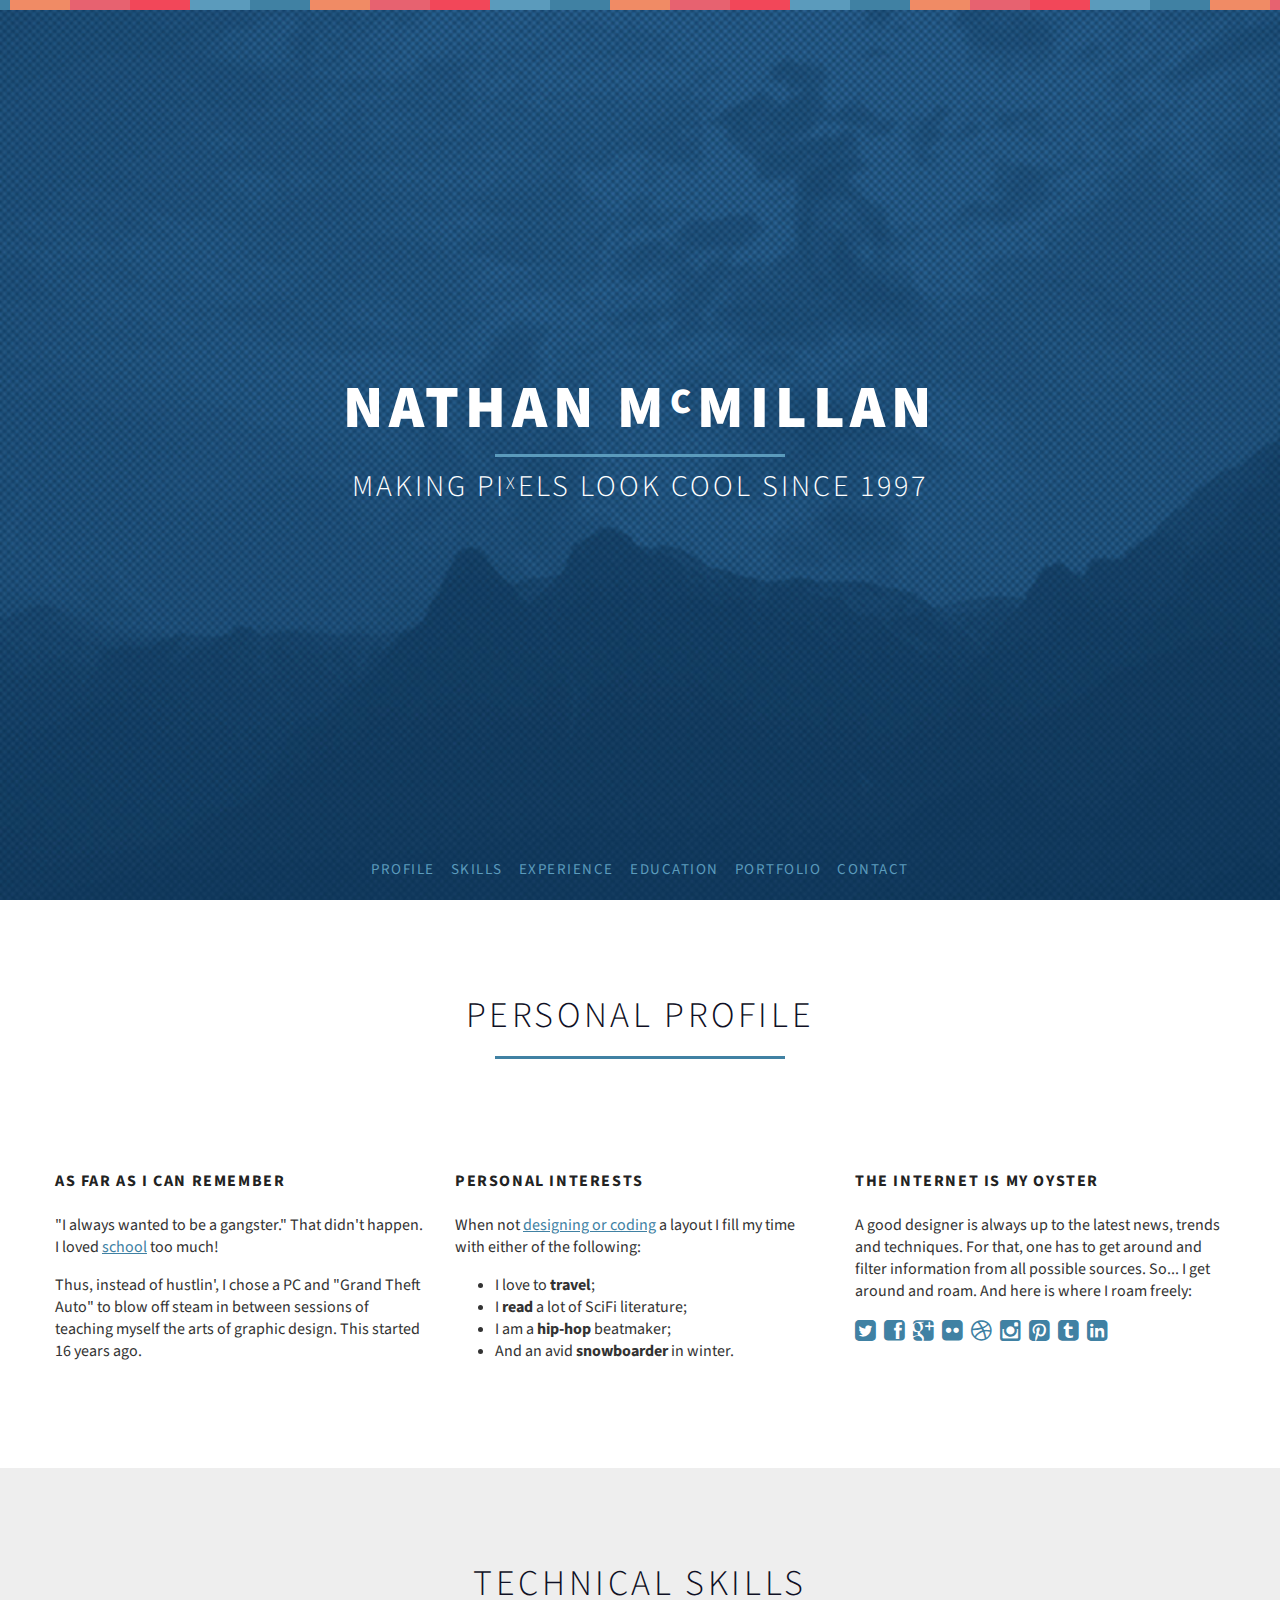
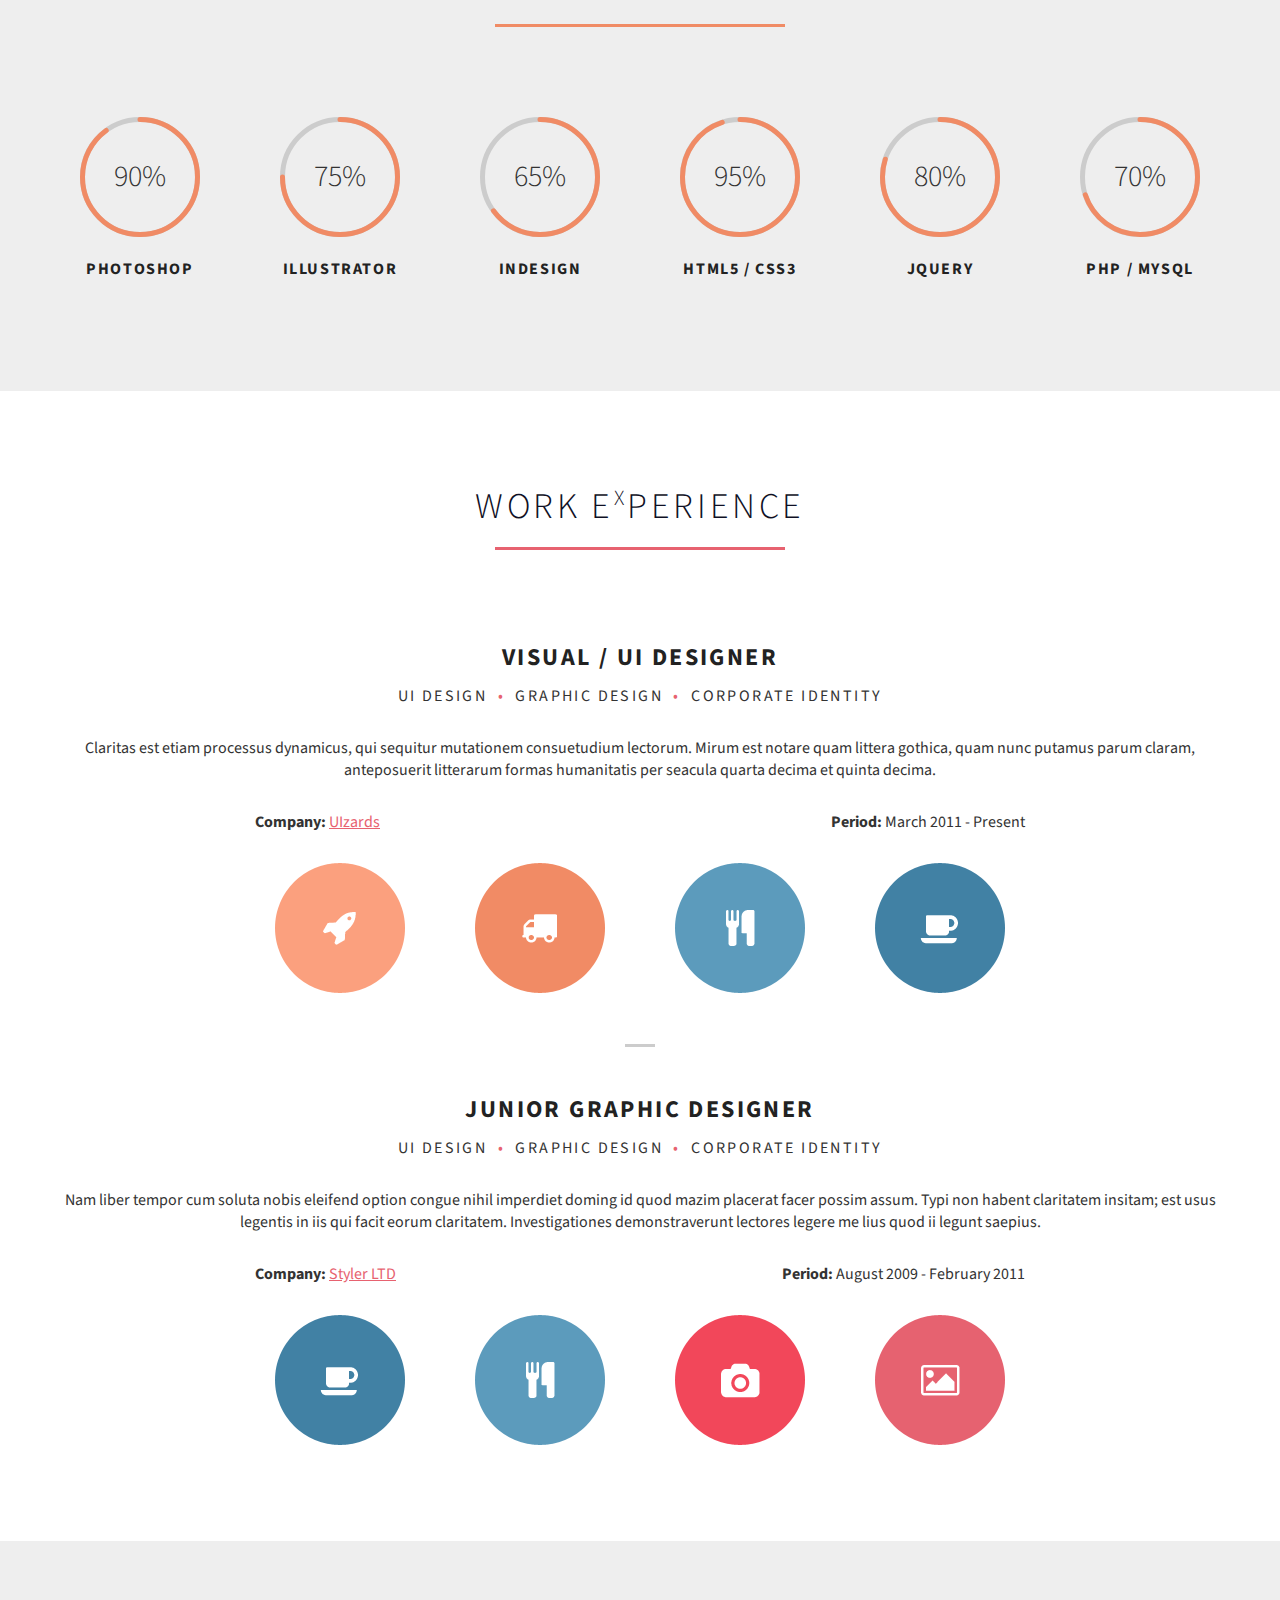
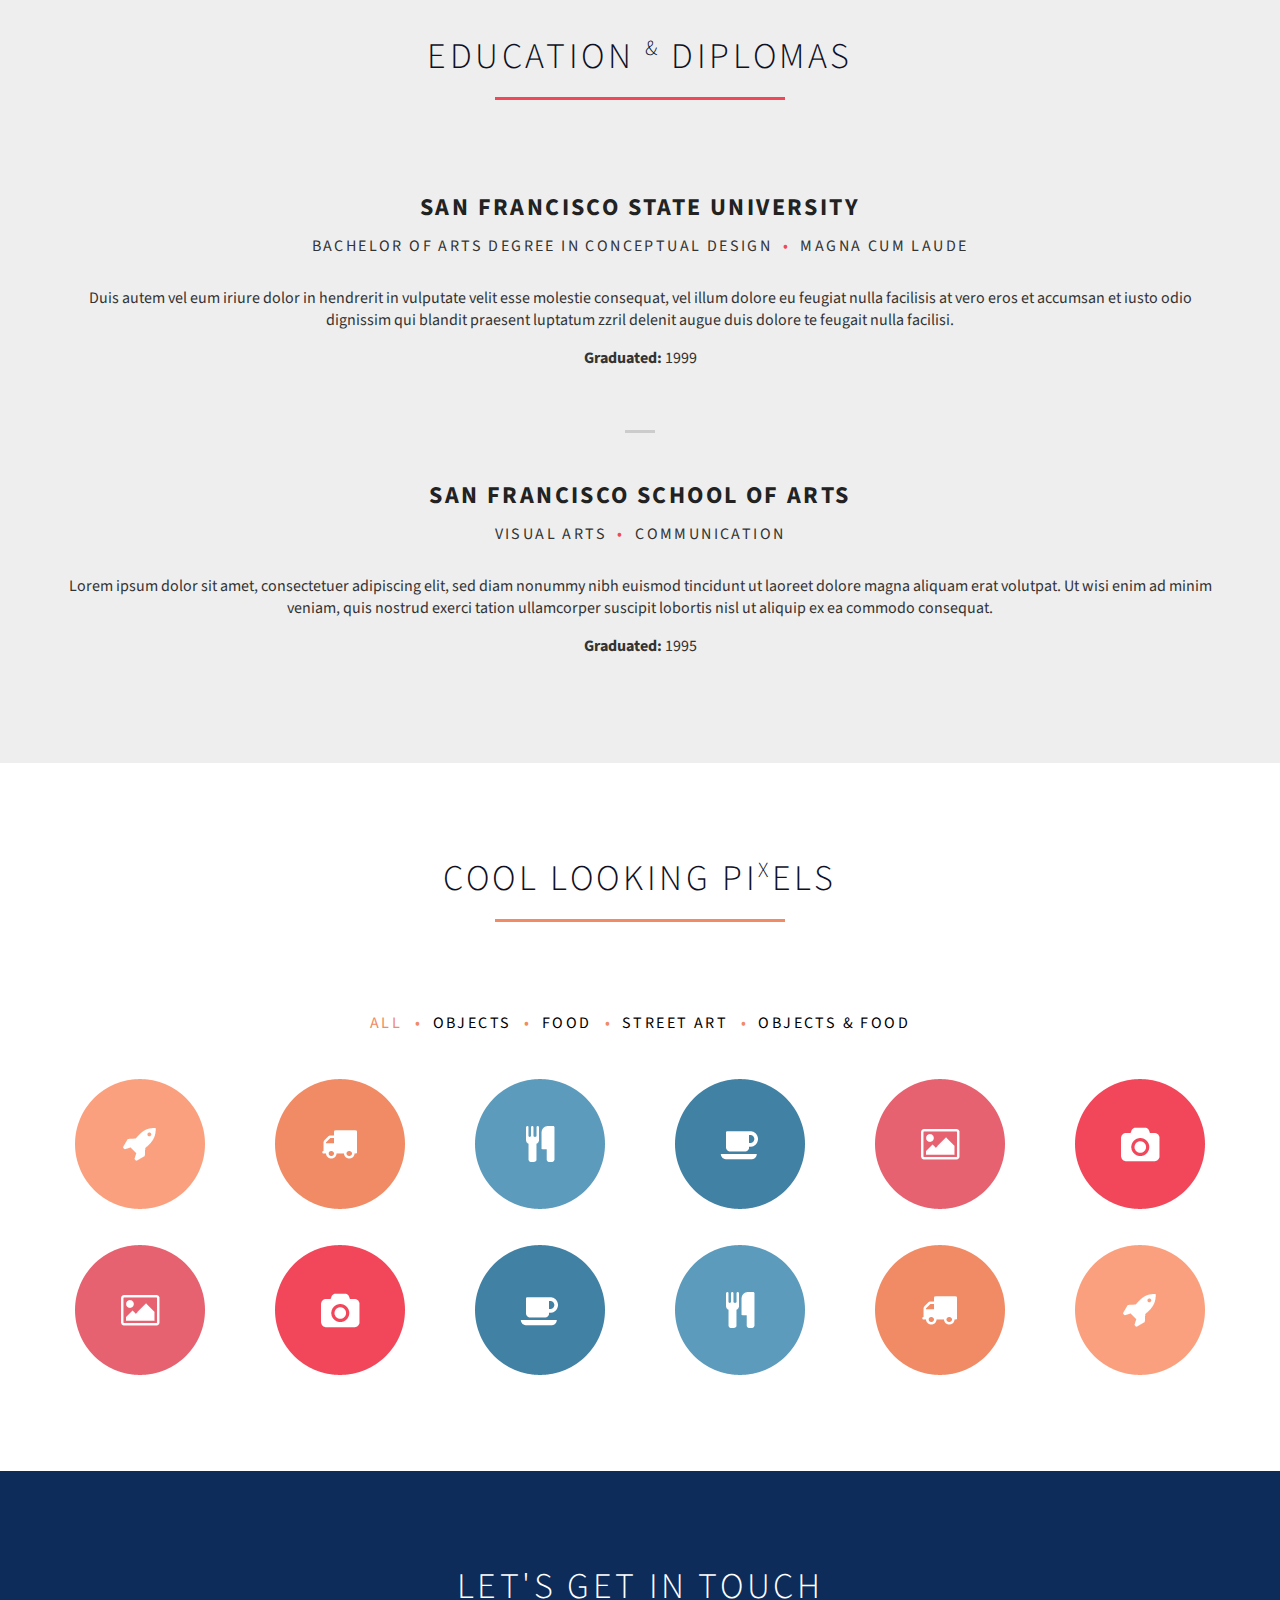
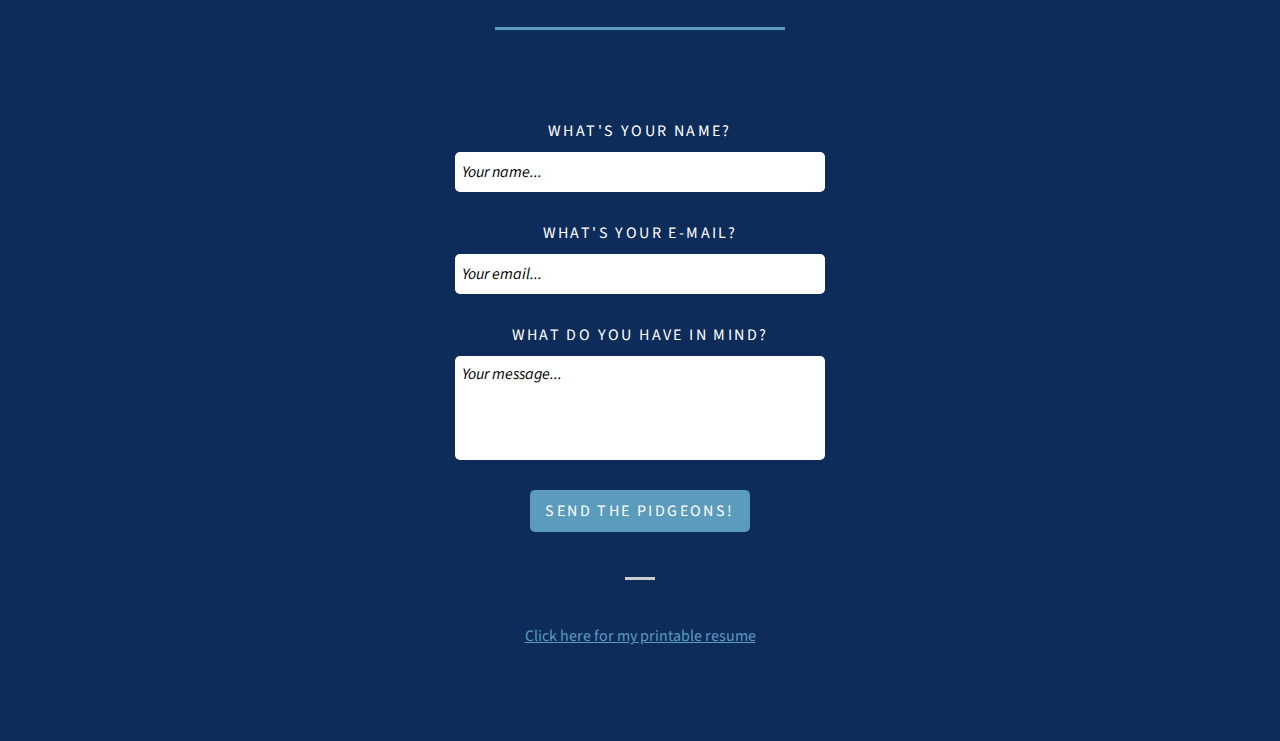
<file: _notes/themeforest-5555810-curriculum-responsive-resume-onepage-portfolio/_template/index.html>
<!DOCTYPE html>
<html>
	<head>

		<meta http-equiv="X-UA-Compatible" content="IE=edge,chrome=1">
		<link href='http://fonts.googleapis.com/css?family=Source+Sans+Pro:300,400,600,700,900,300italic,400italic,600italic,700italic,900italic' rel='stylesheet' type='text/css'>

		<title>Curriculum</title>

		<meta name="viewport" content="width=device-width, initial-scale=1.0">
		<meta http-equiv="Content-Type" content="text/html; charset=UTF-8">

		<meta name="author" content="QBKL, http://themeforest.net/user/QBKL">

		<!-- Loading: Normalize, Grid and Styles -->
		<link rel="stylesheet" href="assets/css/normalize.css" media="screen">
		<link rel="stylesheet" href="assets/css/qbkl-grid.css" media="screen">
		<link rel="stylesheet" href="assets/css/style.css" media="screen">

		<!-- Loading: Font Awesome -->
		<link rel="stylesheet" href="assets/font-awesome/css/font-awesome.min.css">
		<!--[if IE 7]>
		<link rel="stylesheet" href="assets/font-awesome/css/font-awesome-ie7.min.css">
		<![endif]-->

		<!-- Loading: jQuery Magnific Popup Stylesheet -->
		<link rel="stylesheet" href="assets/js/magnific/jquery.magnific-popup.css" media="screen">

		<!-- Loading: jQuery Easy Pie Chart Stylesheet -->
		<link rel="stylesheet" href="assets/js/easy-pie/jquery.easy-pie-chart.css" media="screen">

		<!--[if lt IE 9]>
		<script src="http://html5shiv.googlecode.com/svn/trunk/html5.js"></script>
		<![endif]-->
	</head>

	<body>
		<div class="top-decorations"></div>

		<!-- Start: Intro -->
		<section id="intro" class="fx-backstretch">
			<div class="info">
				<div class="container">
					<div class="row">
						<div class="col-full"><h1>Nathan M<span class="cool">c</span>Millan</h1></div>
					</div>
					<div class="row"><div class="col-1-4 centered line"></div></div>
					<div class="row">
						<div class="col-full"><h4>Making pi<span class="cool">x</span>els look cool since 1997</h4></div>
					</div>
				</div>
			</div>

			<nav id="nav">
				<!-- The content between <span> </span> tags will be hidden on mobile version -->
				<ul class="clearfix">
					<li><a href="#profile">Pro<span>file</span></a></li>
					<li><a href="#skills">Ski<span>lls</span></a></li>
					<li><a href="#experience">Exp<span>erience</span></a></li>
					<li><a href="#education">Edu<span>cation</span></a></li>
					<li><a href="#portfolio">Por<span>tfolio</span></a></li>
					<li><a href="#contact">Con<span>tact</span></a></li>
				</ul>
			</nav>
		</section>
		<!-- End: Intro -->

		<!-- Start: Personal profile -->
		<section id="profile" class="section">
			<div class="container">
				<div class="row">
					<div class="col-full">
						<h2 class="section-title">Personal Profile</h2>
						<div class="centered line"></div>
					</div>
				</div>

				<div class="row section-content">
					<div class="col-1-3">
						<h4>As far as I can remember</h4>

						<p>"I always wanted to be a gangster." That didn't happen. I loved <a href="#education">school</a> too much!</p>

						<p>Thus, instead of hustlin', I chose a PC and "Grand Theft Auto" to blow off steam in between sessions of teaching myself the arts of graphic design. This started 16 years ago.</p>
					</div>
					<div class="col-1-3">
						<h4>Personal Interests</h4>

						<p>When not <a href="#skills">designing or coding</a> a layout I fill my time with either of the following:</p>

						<ul>
							<li>I love to <strong>travel</strong>;</li>
							<li>I <strong>read</strong> a lot of SciFi literature;</li>
							<li>I am a <strong>hip-hop</strong> beatmaker;</li>
							<li>And an avid <strong>snowboarder</strong> in winter.</li>
						</ul>
					</div>
					<div class="col-1-3">
						<h4>The Internet is my Oyster</h4>

						<p>A good designer is always up to the latest news, trends and techniques. For that, one has to get around and filter information from all possible sources. So... I get around and roam. And here is where I roam freely:</p>

						<ul class="social-links clearfix">
							<li><a href="#" title="Twitter"><i class="icon-twitter-sign"></i></a></li>
							<li><a href="#" title="Facebook"><i class="icon-facebook-sign"></i></a></li>
							<li><a href="#" title="Google Plus"><i class="icon-google-plus-sign"></i></a></li>
							<li><a href="#" title="Flickr"><i class="icon-flickr"></i></a></li>
							<li><a href="#" title="Dribble"><i class="icon-dribbble"></i></a></li>
							<!--<li><a href="#" class="rotate" title="Github"><i class="icon-github-sign"></i></a></li>-->
							<li><a href="#" title="Instagram"><i class="icon-instagram"></i></a></li>
							<li><a href="#" title="Pinterest"><i class="icon-pinterest-sign"></i></a></li>
							<li><a href="#" title="Tumblr"><i class="icon-tumblr-sign"></i></a></li>
							<li><a href="#" title="LinkedIn"><i class="icon-linkedin-sign"></i></a></li>
						</ul>
					</div>
				</div>
			</div>
		</section>
		<!-- End: Personal profile -->

		<!-- Start: Technical Skills -->
		<section id="skills" class="section-alt">
			<div class="container">
				<div class="row">
					<div class="col-full">
						<h2 class="section-title">Technical Skills</h2>
						<div class="centered line"></div>
					</div>
				</div>

				<div class="row section-content">
					<!-- Start: Skill -->
					<div class="col-1-6 skill">
						<div class="skill-pie" data-percent="90">90%</div>
						<h4>Photoshop</h4>
					</div>
					<!-- End: Skill -->
					<!-- Start: Skill -->
					<div class="col-1-6 skill">
						<div class="skill-pie" data-percent="75">75%</div>
						<h4>Illustrator</h4>
					</div>
					<!-- End: Skill -->
					<!-- Start: Skill -->
					<div class="col-1-6 skill">
						<div class="skill-pie" data-percent="65">65%</div>
						<h4>Indesign</h4>
					</div>
					<!-- End: Skill -->
					<!-- Start: Skill -->
					<div class="col-1-6 skill">
						<div class="skill-pie" data-percent="95">95%</div>
						<h4>HTML5 / CSS3</h4>
					</div>
					<!-- End: Skill -->
					<!-- Start: Skill -->
					<div class="col-1-6 skill">
						<div class="skill-pie" data-percent="80">80%</div>
						<h4>jQuery</h4>
					</div>
					<!-- End: Skill -->
					<!-- Start: Skill -->
					<div class="col-1-6 skill">
						<div class="skill-pie" data-percent="70">70%</div>
						<h4>PHP / MySQL</h4>
					</div>
					<!-- End: Skill -->
				</div>
			</div>
		</section>
		<!-- End: Technical Skills -->

		<!-- Start: Work Experience -->
		<section id="experience" class="section">
			<div class="container">
				<div class="row">
					<div class="col-full">
						<h2 class="section-title">Work E<span class="cool">x</span>perience</h2>
						<div class="centered line"></div>
					</div>
				</div>

				<div class="row section-content">
					<!-- Start: Job -->
					<div class="job">
						<div class="col-full">
							<h3>Visual / UI Designer</h3>
							<div class="job-attributions">UI Design <span class="bullet">&bull;</span> Graphic Design <span class="bullet">&bull;</span> Corporate Identity</div>
						</div>

						<div class="col-full text-center">Claritas est etiam processus dynamicus, qui sequitur mutationem consuetudium lectorum. Mirum est notare quam littera gothica, quam nunc putamus parum claram, anteposuerit litterarum formas humanitatis per seacula quarta decima et quinta decima.</div>

						<div class="row">
							<div class="col-2-3 col-wrap centered">
								<div class="col-1-2 job-company"><strong>Company:</strong> <a href="#">UIzards</a></div>
								<div class="col-1-2 job-period"><strong>Period:</strong> March 2011 - Present</div>
							</div>
						</div>

						<div class="row">
							<div class="col-2-3 col-wrap centered gallery">
								<div class="col-1-4 job-project"><a href="assets/img/big-1.jpg" title="Project 1"><img src="assets/img/thumb-1.png" alt=""></a></div>
								<div class="col-1-4 job-project"><a href="assets/img/big-2.jpg" title="Project 2"><img src="assets/img/thumb-2.png" alt=""></a></div>
								<div class="col-1-4 job-project"><a href="assets/img/big-3.jpg" title="Project 3"><img src="assets/img/thumb-3.png" alt=""></a></div>
								<div class="col-1-4 job-project"><a href="assets/img/big-4.jpg" title="Project 4"><img src="assets/img/thumb-4.png" alt=""></a></div>
							</div>
						</div>
					</div>
					<!-- End: Job -->

					<div class="separator"></div>

					<!-- Start: Job -->
					<div class="row job">
						<div class="col-full">
							<h3>Junior Graphic Designer</h3>
							<div class="job-attributions">UI Design <span class="bullet">&bull;</span> Graphic Design <span class="bullet">&bull;</span> Corporate Identity</div>
						</div>

						<div class="col-full text-center">Nam liber tempor cum soluta nobis eleifend option congue nihil imperdiet doming id quod mazim placerat facer possim assum. Typi non habent claritatem insitam; est usus legentis in iis qui facit eorum claritatem. Investigationes demonstraverunt lectores legere me lius quod ii legunt saepius.</div>

						<div class="row">
							<div class="col-2-3 col-wrap centered">
								<div class="col-1-2 job-company"><strong>Company:</strong> <a href="#">Styler LTD</a></div>
								<div class="col-1-2 job-period"><strong>Period:</strong> August 2009 - February 2011</div>
							</div>
						</div>

						<div class="row">
							<div class="col-2-3 col-wrap centered gallery">
								<div class="col-1-4 job-project"><a href="assets/img/big-4.jpg" title="Project 1"><img src="assets/img/thumb-4.png" alt=""></a></div>
								<div class="col-1-4 job-project"><a href="assets/img/big-3.jpg" title="Project 2"><img src="assets/img/thumb-3.png" alt=""></a></div>
								<div class="col-1-4 job-project"><a href="assets/img/big-6.jpg" title="Project 3"><img src="assets/img/thumb-6.png" alt=""></a></div>
								<div class="col-1-4 job-project"><a href="assets/img/big-5.jpg" title="Project 4"><img src="assets/img/thumb-5.png" alt=""></a></div>
							</div>
						</div>
					</div>
					<!-- End: Job -->
				</div>
			</div>
		</section>
		<!-- End: Work Experience -->

		<!-- Start: Education -->
		<section id="education" class="section-alt">
			<div class="container">
				<div class="row">
					<div class="col-full">
						<h2 class="section-title">Education <span class="cool">&amp;</span> Diplomas</h2>
						<div class="centered line"></div>
					</div>
				</div>

				<div class="row section-content">
					<!-- Start: School -->
					<div class="row school">
						<div class="col-full">
							<h3>San Francisco State University</h3>
							<div class="school-meta">Bachelor Of Arts Degree In Conceptual Design <span class="bullet">&bull;</span> Magna Cum Laude</div>
						</div>

						<div class="col-full text-center">
							Duis autem vel eum iriure dolor in hendrerit in vulputate velit esse molestie consequat, vel illum dolore eu feugiat nulla facilisis at vero eros et accumsan et iusto odio dignissim qui blandit praesent luptatum zzril delenit augue duis dolore te feugait nulla facilisi.

							<p><strong>Graduated:</strong> 1999</p>
						</div>
					</div>
					<!-- End: School -->

					<div class="separator"></div>

					<!-- Start: School -->
					<div class="row school">
						<div class="col-full">
							<h3>San Francisco School of Arts</h3>
							<div class="school-meta">Visual Arts <span class="bullet">&bull;</span> Communication</div>
						</div>

						<div class="col-full text-center">
							Lorem ipsum dolor sit amet, consectetuer adipiscing elit, sed diam nonummy nibh euismod tincidunt ut laoreet dolore magna aliquam erat volutpat. Ut wisi enim ad minim veniam, quis nostrud exerci tation ullamcorper suscipit lobortis nisl ut aliquip ex ea commodo consequat.

							<p><strong>Graduated:</strong> 1995</p>
						</div>
					</div>
					<!-- End: School -->
				</div>
			</div>
		</section>
		<!-- End: Education -->

		<!-- Start: Portfolio -->
		<section id="portfolio" class="section">
			<div class="container">
				<div class="row">
					<div class="col-full">
						<h2 class="section-title">Cool Looking Pi<span class="cool">x</span>els</h2>
						<div class="centered line"></div>
					</div>
				</div>

				<div class="row section-content">
					<!-- Portfolio filters -->
					<div class="row">
						<div class="col-full">
							<ul class="filters">
								<li class="filter" data-filter="all">All</li>
								<li class="filter" data-filter="port-objects">Objects</li>
								<li class="filter" data-filter="port-food">Food</li>
								<li class="filter" data-filter="port-street">Street Art</li>
								<li class="filter" data-filter="port-objects port-food">Objects &amp; Food</li>
							</ul>
						</div>
					</div>

					<!-- Portfolio items -->
					<div class="row projects gallery">
						<div class="col-1-6 project port-objects"><a href="assets/img/big-1.jpg" title="Project 1"><img src="assets/img/thumb-1.png" alt=""></a></div>
						<div class="col-1-6 project port-objects"><a href="assets/img/big-2.jpg" title="Project 2"><img src="assets/img/thumb-2.png" alt=""></a></div>
						<div class="col-1-6 project port-food"><a href="assets/img/big-3.jpg" title="Project 3"><img src="assets/img/thumb-3.png" alt=""></a></div>
						<div class="col-1-6 project port-food"><a href="assets/img/big-4.jpg" title="Project 4"><img src="assets/img/thumb-4.png" alt=""></a></div>
						<div class="col-1-6 project port-street"><a href="assets/img/big-5.jpg" title="Project 5"><img src="assets/img/thumb-5.png" alt=""></a></div>
						<div class="col-1-6 project port-street"><a href="assets/img/big-6.jpg" title="Project 6"><img src="assets/img/thumb-6.png" alt=""></a></div>
						<div class="col-1-6 project port-street"><a href="assets/img/big-5.jpg" title="Project 7"><img src="assets/img/thumb-5.png" alt=""></a></div>
						<div class="col-1-6 project port-street"><a href="assets/img/big-6.jpg" title="Project 8"><img src="assets/img/thumb-6.png" alt=""></a></div>
						<div class="col-1-6 project port-food"><a href="assets/img/big-4.jpg" title="Project 9"><img src="assets/img/thumb-4.png" alt=""></a></div>
						<div class="col-1-6 project port-food"><a href="assets/img/big-3.jpg" title="Project 10"><img src="assets/img/thumb-3.png" alt=""></a></div>
						<div class="col-1-6 project port-objects"><a href="assets/img/big-2.jpg" title="Project 11"><img src="assets/img/thumb-2.png" alt=""></a></div>
						<div class="col-1-6 project port-objects"><a href="assets/img/big-1.jpg" title="Project 12"><img src="assets/img/thumb-1.png" alt=""></a></div>
					</div>
				</div>
			</div>
		</section>
		<!-- End: Portfolio -->

		<!-- Start: Contact -->
		<section id="contact" class="section">
			<div class="container">
				<div class="row">
					<div class="col-full">
						<h2 class="section-title">Let's get in touch</h2>
						<div class="centered line"></div>
					</div>
				</div>

				<div class="row section-content">
					<div class="col-1-3 col-wrap centered text-center">
						<div id="form-message"></div>
						<form id="form-contact" name="form-contact">
							<div class="col-full">
								<label for="name">What's your name?</label>
								<input type="text" name="name" id="name" value="">
							</div>
							<div class="col-full">
								<label for="name">What's your e-mail?</label>
								<input type="text" name="email" id="email" value="">
							</div>
							<div class="col-full">
								<label for="name">What do you have in mind?</label>
								<textarea name="message" id="message" rows="4"></textarea>
							</div>
							<div class="col-full">
								<a href="#" class="button button-medium button-submit" id="submit-contact">Send the pidgeons!</a>
							</div>
						</form>
					</div>

					<div class="separator"></div>

					<div class="col-1-3 centered text-center">
						<a href="#">Click here for my printable resume</a>
					</div>
				</div>
			</div>
		</section>

		<!-- Loading: jQuery -->
		<script src="assets/js/jquery-1.10.2.min.js"></script>
		<script src="assets/js/jquery-migrate-1.2.1.min.js"></script>

		<!-- Loading: jQuery MixItUp (portfolio filters) -->
		<script src="assets/js/jquery.mixitup.min.js"></script>

		<!-- Loading: jQuery Magnific Popup (lightbox) -->
		<script src="assets/js/magnific/jquery.magnific-popup.min.js"></script>

		<!-- Loading: jQuery Easy Pie Chart -->
		<script src="assets/js/easy-pie/jquery.easy-pie-chart.js"></script>

		<!-- Loading: jQuery Sticky -->
		<script src="assets/js/jquery.sticky.js"></script>

		<!-- Loading: jQuery Backstretch (full photo background) -->
		<script src="assets/js/jquery.backstretch.min.js"></script>

		<!-- Loading, Setting Up: Form, Form Validation Plugin -->
		<script src="assets/js/jquery.form.min.js" type="text/javascript"></script>
		<script src="assets/js/jquery.validate.min.js" type="text/javascript"></script>
		<script src="assets/js/jquery.validation.settings.js" type="text/javascript"></script>

		<!-- Loading: jQuery One page nav -->
		<script src="assets/js/jquery.scrollto.min.js"></script>
		<script src="assets/js/jquery.nav.js"></script>

		<!-- Loading: Respond.js - Responsive IE8 -->
		<script src="assets/js/respond.min.js"></script>

		<!--[if lt IE 9]>
		<script src="assets/js/excanvas.js"></script>
		<![endif]-->

		<!-- Loading: Curriculum custom scripting -->
		<script src="assets/js/custom.curriculum.js" type="text/javascript"></script>
	</body>
</html>
</file>
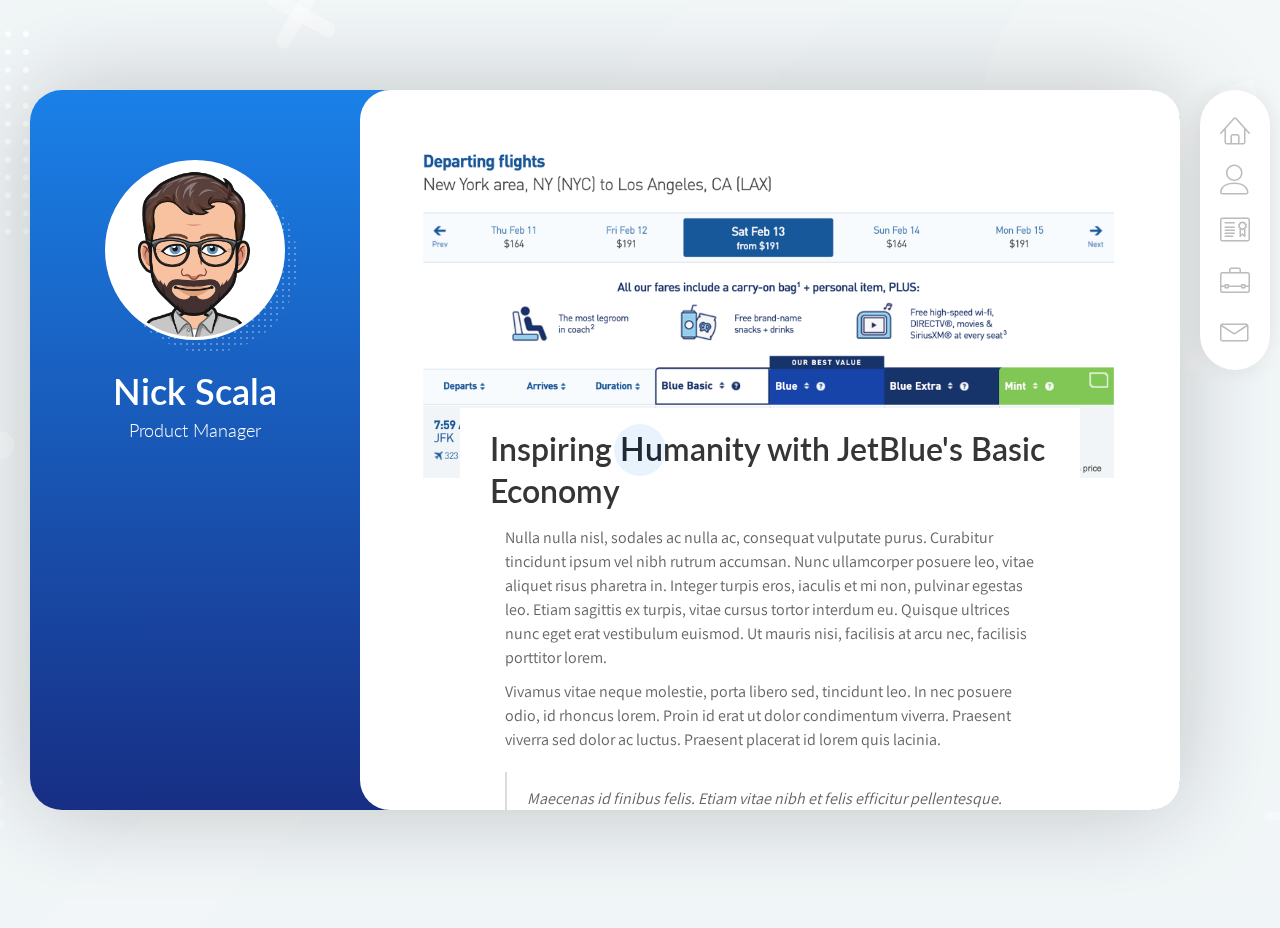
<file: introducing-basic-economy.html>
<!DOCTYPE html>
<html lang="en" class="no-js">
	<head>
		<meta charset="UTF-8">
		<meta http-equiv="X-UA-Compatible" content="IE=edge"> 
		<title>Nick Scala | Inspiring Humanity with JetBlue's Basic Economy</title>
		<meta name="viewport" content="width=device-width, initial-scale=1, maximum-scale=1">

		<!-- Google Analytics -->
		<script async src="https://www.googletagmanager.com/gtag/js?id=G-9FX4SN3792"></script>
		<script>
			window.dataLayer = window.dataLayer || [];
			function gtag(){dataLayer.push(arguments);}
			gtag('js', new Date());

		gtag('config', 'G-9FX4SN3792');
		</script>
		<!-- /Google Analytics -->

		<!-- Metadata tags -->
		<meta name="description" content="Inspiring Humanity with JetBlue's Basic Economy">
		<meta name="keywords" content="Nick Scala, Nicholas Scala, nickscala, nicholasscala, resume, portfolio, website portfolio, product manager, product management, product lead, product owner, agile, digital commerce, e-commerce, jetblue, redesign, rebuild, booking, airline, airlines, UI, UX, web, responsive, development">
		<meta name="author" content="Nick Scala">
		<meta name="copyright" content="Copyright (c) 2021 Nick Scala All rights reserved">
		<!-- /Metadata tags -->

		<!-- Favicon -->
		<link rel="apple-touch-icon" sizes="180x180" href="apple-touch-icon.png">
		<link rel="icon" type="image/png" sizes="32x32" href="favicon-32x32.png">
		<link rel="icon" type="image/png" sizes="16x16" href="favicon-16x16.png">
		<link rel="manifest" href="site.webmanifest">
		<link rel="mask-icon" href="/safari-pinned-tab.svg" color="#5bbad5">
		<meta name="msapplication-TileColor" content="#da532c">
		<meta name="theme-color" content="#ffffff">
		<!-- /Favicon -->

		<!-- Style sheets -->
		<link rel="stylesheet" href="css/reset.css" type="text/css">
		<link rel="stylesheet" href="css/bootstrap-grid.min.css" type="text/css">
		<link rel="stylesheet" href="css/animations.css" type="text/css">
		<link rel="stylesheet" href="css/perfect-scrollbar.css" type="text/css">
		<link rel="stylesheet" href="css/owl.carousel.css" type="text/css">
		<link rel="stylesheet" href="css/magnific-popup.css" type="text/css">
		<link rel="stylesheet" href="css/main.css" type="text/css">

		<link href="css/foundation.css" rel="stylesheet" type="text/css">
		<link href="css/twentytwenty-no-compass.css" rel="stylesheet" type="text/css">
		<!-- /Style sheets -->

		<script src="js/modernizr.custom.js"></script>
	</head>

	<body>
	
	<!-- Animated background -->
	<div class="lm-animated-bg" style="background-image: url(img/header/main_bg.png);"></div>
	<!-- /Animated background -->

	<!-- Loading animation -->
	<div class="preloader">
		<div class="preloader-animation">
			<div class="preloader-spinner">
			</div>
		</div>
	</div>
	<!-- /Loading animation -->

	<div class="page">
		<div class="page-content">
			
			<!-- Header section -->
			<header id="site_header" class="header mobile-menu-hide">
				
				<!-- Title content -->
				<div class="header-content">
					<div class="header-photo">
						<img src="img/header/main_photo.png" alt="Nick Scala avatar">
					</div>
					<div class="header-titles">
						<h2>Nick Scala</h2>
						<h4>Product Manager</h4>
					</div>
				</div>
				<!-- /Title content -->

				<!-- Navigation links -->
				<ul class="main-menu">
					<li class="active">
						<a href="index2.html#home" class="nav-anim" data-animation="58">
							<i class="menu-icon lnr lnr-home"></i>
							<span class="link-text">Home</span>
						</a>
					</li>

					<li>
						<a href="index2.html#about-me" class="nav-anim" data-animation="58">
							<i class="menu-icon lnr lnr-user"></i>
							<span class="link-text">About</span>
						</a>
					</li>

					<li>
						<a href="index2.html#resume" class="nav-anim" data-animation="58">
							<i class="menu-icon lnr lnr-license"></i>
							<span class="link-text">Resume</span>
						</a>
					</li>

					<li>
						<a href="index2.html#work" class="nav-anim" data-animation="58">
							<i class="menu-icon lnr lnr-briefcase"></i>
							<span class="link-text">Work</span>
						</a>
					</li>
					
					<li>
						<a href="index2.html#contact" class="nav-anim" data-animation="58">
							<i class="menu-icon lnr lnr-envelope"></i>
							<span class="link-text">Contact</span>
						</a>
					</li>
				</ul>
				<!-- /Navigation links -->
			</header>
			<!-- /Header section -->

			<!-- Mobile hamburger navigation -->
			<div class="menu-toggle">
				<span></span>
				<span></span>
				<span></span>
			</div>
			<!-- /Mobile hamburger navigation -->

			<!-- Main content -->
			<div class="content-area single-page-area">
				<div class="single-page-content">
					<article class="post">
						<div class="post-thumbnail">
							<img src="img/work_basiceconomy/basiceconomy_header.png" alt="image">
						</div>

						<div class="post-content">

							<!-- /Entry header -->
							<header class="entry-header">
								<h2 class="entry-title">Inspiring Humanity with JetBlue's Basic Economy</h2>
							</header>
							<!-- /Entry header -->

							<!-- Entry content -->
							<div class="entry-content">
								<div class=" col-xs-12 col-sm-12 ">
									<div class="col-inner">
										<p>Nulla nulla nisl, sodales ac nulla ac, consequat vulputate purus. Curabitur tincidunt ipsum vel nibh rutrum accumsan. Nunc ullamcorper posuere leo, vitae aliquet risus pharetra in. Integer turpis eros, iaculis et mi non, pulvinar egestas leo. Etiam sagittis ex turpis, vitae cursus tortor interdum eu. Quisque ultrices nunc eget erat vestibulum euismod. Ut mauris nisi, facilisis at arcu nec, facilisis porttitor lorem.</p><p>Vivamus vitae neque molestie, porta libero sed, tincidunt leo. In nec posuere odio, id rhoncus lorem. Proin id erat ut dolor condimentum viverra. Praesent viverra sed dolor ac luctus. Praesent placerat id lorem quis lacinia.</p>

										<blockquote class="quote">Maecenas id finibus felis. Etiam vitae nibh et felis efficitur pellentesque. Mauris suscipit sapien nunc, a lacinia nibh feugiat ut. In hac habitasse platea dictumst.
											<footer class="quote-author">
												<span>Larry L. Johnson</span>
											</footer>
										</blockquote>

										<div class="twentytwenty-container">
											<img src="img/work_basiceconomy/flightresults_old.png" />
											<img src="img/work_basiceconomy/flightresults_new.png" />
										</div>

										<p>Etiam interdum vulputate risus, vitae elementum neque consectetur sed. Donec at risus dui. Ut in suscipit neque. Vestibulum sit amet lobortis magna, commodo venenatis ante. Cras molestie, ex a auctor lacinia, risus est aliquam risus, sit amet semper purus tortor id ante. Donec lacus ipsum, porttitor et libero a, fringilla auctor quam. Sed in nisl id libero tincidunt aliquet. Aenean dui ipsum, auctor ut leo ut, semper dignissim lacus. Suspendisse faucibus viverra consequat. Maecenas efficitur massa vel eros sagittis dapibus. Nam lobortis mi in turpis hendrerit eleifend. Nulla non massa felis.</p>

										<div class="twentytwenty-container">
											<img src="img/work_basiceconomy/extras_old.png" />
											<img src="img/work_basiceconomy/extras_new.png" />
										</div>

										<p>Donec sit amet dolor ante. Vivamus vel massa accumsan, faucibus quam quis, convallis velit. Aliquam erat volutpat. Integer imperdiet diam quis arcu venenatis, quis sagittis nibh rhoncus. Donec non nisi scelerisque, sodales metus quis, accumsan mauris. Curabitur volutpat risus rutrum erat condimentum tristique. Nullam at felis diam. Quisque dictum felis non ante pretium mollis. Aliquam turpis neque, varius nec diam a, aliquam pulvinar diam. Interdum et malesuada fames ac ante ipsum primis in faucibus. Sed ipsum libero, aliquet sed bibendum faucibus, semper a dui.</p>
									</div>
								</div>
							</div>
						</div>
						<!-- /Entry content -->

						<div class="entry-meta entry-meta-bottom">
							<div class="date-author">
								<span class="entry-date">
										<i class="far fa-clock"></i>
										<span class="entry-date"> February 01, 2021</span>
								</span>
							</div>
						</div>

						<div class="post-tags">
							<div class="tags">
								<ul>
									<li>e-commerce</li>
									<li>design</li>
									<li>web development</li>
								</ul>
							</div>
						</div>
					</div>
				</article>
			</div>
		</div>
	</div>

	<!-- Additional scripts -->
	<script src="js/jquery-2.1.3.min.js"></script>
	<script src="js/modernizr.custom.js"></script>
	<script src="js/animating.js"></script>

	<script src="js/imagesloaded.pkgd.min.js"></script>

	<script src='js/perfect-scrollbar.min.js'></script>
	<script src='js/jquery.shuffle.min.js'></script>
	<script src='js/masonry.pkgd.min.js'></script>
	<script src='js/owl.carousel.min.js'></script>
	<script src="js/jquery.magnific-popup.min.js"></script>

	<script src="js/validator.js"></script>
	<script src="js/main.js"></script>

	<script src="http://ajax.googleapis.com/ajax/libs/jquery/1.10.1/jquery.min.js"></script>
    <script src="js/jquery.event.move.js"></script>
    <script src="js/jquery.twentytwenty.js"></script>
    <script>
    $(window).load(function(){
      $(".twentytwenty-container[data-orientation!='vertical']").twentytwenty({default_offset_pct: 0.4});
    });
    </script>
	<!-- /Additional scripts -->
	
	</body>
</html>
</file>
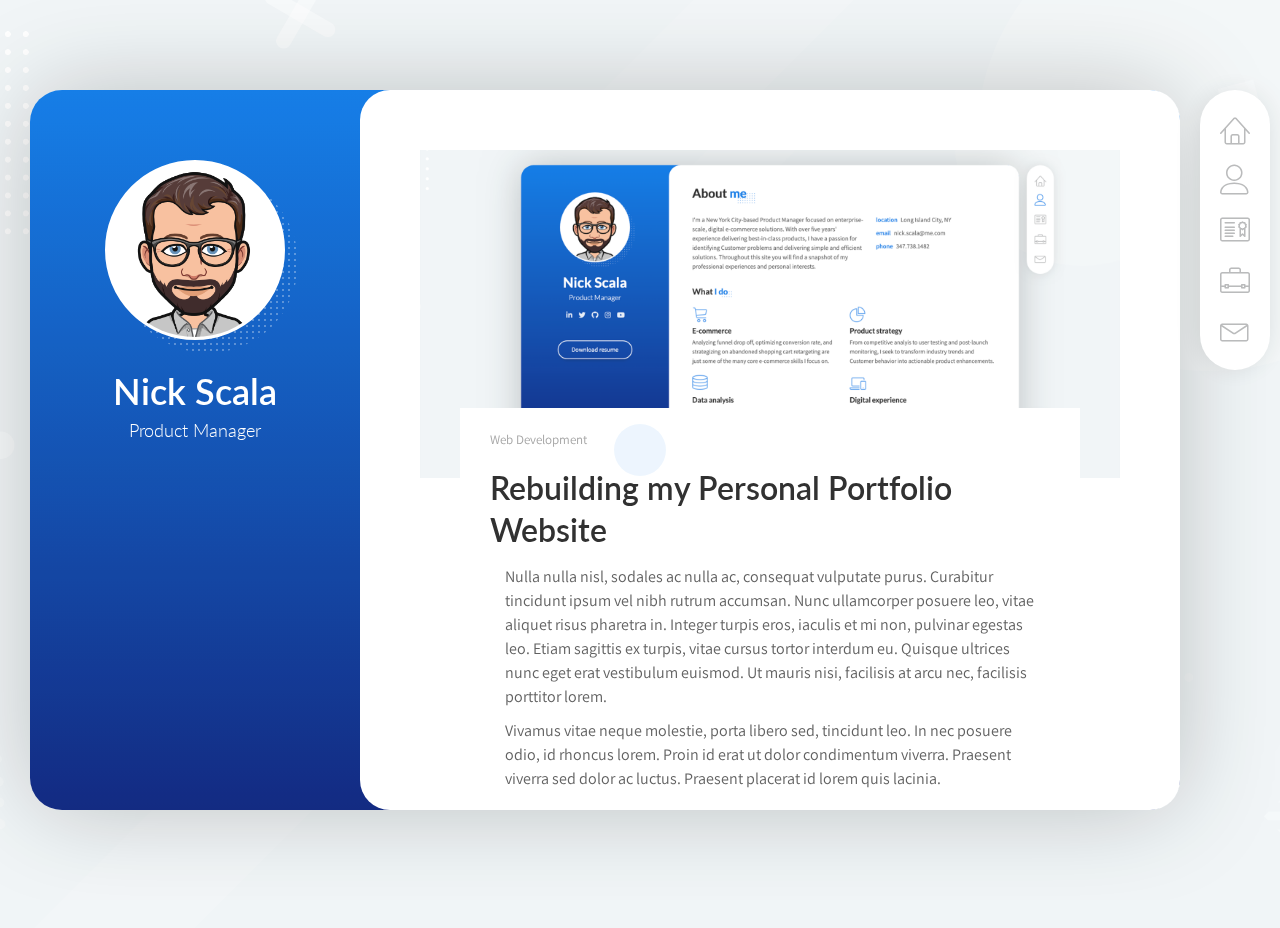
<file: rebuilding-my-portfolio.html>
<!DOCTYPE html>
<html lang="en" class="no-js">
	<head>
		<meta charset="UTF-8">
		<meta http-equiv="X-UA-Compatible" content="IE=edge"> 
		<title>Nick Scala | Rebuilding my Personal Portfolio Website</title>
		<meta name="viewport" content="width=device-width, initial-scale=1, maximum-scale=1">

		<!-- Google Analytics -->
		<script async src="https://www.googletagmanager.com/gtag/js?id=G-9FX4SN3792"></script>
		<script>
			window.dataLayer = window.dataLayer || [];
			function gtag(){dataLayer.push(arguments);}
			gtag('js', new Date());

		gtag('config', 'G-9FX4SN3792');
		</script>
		<!-- /Google Analytics -->

		<!-- Metadata tags -->
		<meta name="description" content="Rebuilding my Personal Portfolio Website">
		<meta name="keywords" content="Nick Scala, Nicholas Scala, nickscala, nicholasscala, resume, portfolio, website portfolio, product manager, product management, product lead, product owner, agile, digital commerce, e-commerce, jetblue, redesign, rebuild, booking, airline, airlines, UI, UX, web, responsive, development">
		<meta name="author" content="Nick Scala">
		<meta name="copyright" content="Copyright (c) 2021 Nick Scala All rights reserved">
		<!-- /Metadata tags -->

		<!-- Favicon -->
		<link rel="apple-touch-icon" sizes="180x180" href="apple-touch-icon.png">
		<link rel="icon" type="image/png" sizes="32x32" href="favicon-32x32.png">
		<link rel="icon" type="image/png" sizes="16x16" href="favicon-16x16.png">
		<link rel="manifest" href="site.webmanifest">
		<link rel="mask-icon" href="/safari-pinned-tab.svg" color="#5bbad5">
		<meta name="msapplication-TileColor" content="#da532c">
		<meta name="theme-color" content="#ffffff">
		<!-- /Favicon -->

		<!-- Style sheets -->
		<link rel="stylesheet" href="css/reset.css" type="text/css">
		<link rel="stylesheet" href="css/bootstrap-grid.min.css" type="text/css">
		<link rel="stylesheet" href="css/animations.css" type="text/css">
		<link rel="stylesheet" href="css/perfect-scrollbar.css" type="text/css">
		<link rel="stylesheet" href="css/owl.carousel.css" type="text/css">
		<link rel="stylesheet" href="css/magnific-popup.css" type="text/css">
		<link rel="stylesheet" href="css/main.css" type="text/css">

		<link href="css/foundation.css" rel="stylesheet" type="text/css">
		<link href="css/twentytwenty-no-compass.css" rel="stylesheet" type="text/css">
		<!-- /Style sheets -->

		<script src="js/modernizr.custom.js"></script>
	</head>

	<body>
	
	<!-- Animated background -->
	<div class="lm-animated-bg" style="background-image: url(img/header/main_bg.png);"></div>
	<!-- /Animated background -->

	<!-- Loading animation -->
	<div class="preloader">
		<div class="preloader-animation">
			<div class="preloader-spinner">
			</div>
		</div>
	</div>
	<!-- /Loading animation -->

	<div class="page">
		<div class="page-content">
			
			<!-- Header section -->
			<header id="site_header" class="header mobile-menu-hide">
				
				<!-- Title content -->
				<div class="header-content">
					<div class="header-photo">
						<img src="img/header/main_photo.png" alt="Nick Scala avatar">
					</div>
					<div class="header-titles">
						<h2>Nick Scala</h2>
						<h4>Product Manager</h4>
					</div>
				</div>
				<!-- /Title content -->

				<!-- Navigation links -->
				<ul class="main-menu">
					<li class="active">
						<a href="index2.html#home" class="nav-anim" data-animation="58">
							<i class="menu-icon lnr lnr-home"></i>
							<span class="link-text">Home</span>
						</a>
					</li>

					<li>
						<a href="index2.html#about-me" class="nav-anim" data-animation="58">
							<i class="menu-icon lnr lnr-user"></i>
							<span class="link-text">About</span>
						</a>
					</li>

					<li>
						<a href="index2.html#resume" class="nav-anim" data-animation="58">
							<i class="menu-icon lnr lnr-license"></i>
							<span class="link-text">Resume</span>
						</a>
					</li>

					<li>
						<a href="index2.html#portfolio" class="nav-anim" data-animation="58">
							<i class="menu-icon lnr lnr-briefcase"></i>
							<span class="link-text">Portfolio</span>
						</a>
					</li>
					
					<li>
						<a href="index2.html#contact" class="nav-anim" data-animation="58">
							<i class="menu-icon lnr lnr-envelope"></i>
							<span class="link-text">Contact</span>
						</a>
					</li>
				</ul>
				<!-- /Navigation links -->
			</header>
			<!-- /Header section -->

			<!-- Mobile hamburger navigation -->
			<div class="menu-toggle">
				<span></span>
				<span></span>
				<span></span>
			</div>
			<!-- /Mobile hamburger navigation -->

			<!-- Main content -->
			<div class="content-area single-page-area">
				<div class="single-page-content">
					<article class="post">
						<div class="post-thumbnail">
							<img src="img/portfolio_website/website_header.png" alt="image">
						</div>

						<div class="post-content">

							<!-- /Entry header -->
							<header class="entry-header">
								<!-- Entry meta -->
								<div class="entry-meta entry-meta-top">
									<span>
										Web Development
									</span>        
								</div>
								<!-- /Entry meta -->

								<h2 class="entry-title">Rebuilding my Personal Portfolio Website</h2>
							</header>
							<!-- /Entry header -->

							<!-- Entry content -->
							<div class="entry-content">
								<div class=" col-xs-12 col-sm-12 ">
									<div class="col-inner">
										<p>Nulla nulla nisl, sodales ac nulla ac, consequat vulputate purus. Curabitur tincidunt ipsum vel nibh rutrum accumsan. Nunc ullamcorper posuere leo, vitae aliquet risus pharetra in. Integer turpis eros, iaculis et mi non, pulvinar egestas leo. Etiam sagittis ex turpis, vitae cursus tortor interdum eu. Quisque ultrices nunc eget erat vestibulum euismod. Ut mauris nisi, facilisis at arcu nec, facilisis porttitor lorem.</p><p>Vivamus vitae neque molestie, porta libero sed, tincidunt leo. In nec posuere odio, id rhoncus lorem. Proin id erat ut dolor condimentum viverra. Praesent viverra sed dolor ac luctus. Praesent placerat id lorem quis lacinia.</p>

										<blockquote class="quote">Maecenas id finibus felis. Etiam vitae nibh et felis efficitur pellentesque. Mauris suscipit sapien nunc, a lacinia nibh feugiat ut. In hac habitasse platea dictumst.
											<footer class="quote-author">
												<span>Larry L. Johnson</span>
											</footer>
										</blockquote>

										<div class="twentytwenty-container">
											<img src="img/portfolio_website/website_old.png" />
											<img src="img/portfolio_website/website_new.png" />
										</div>

										<p>Etiam interdum vulputate risus, vitae elementum neque consectetur sed. Donec at risus dui. Ut in suscipit neque. Vestibulum sit amet lobortis magna, commodo venenatis ante. Cras molestie, ex a auctor lacinia, risus est aliquam risus, sit amet semper purus tortor id ante. Donec lacus ipsum, porttitor et libero a, fringilla auctor quam. Sed in nisl id libero tincidunt aliquet. Aenean dui ipsum, auctor ut leo ut, semper dignissim lacus. Suspendisse faucibus viverra consequat. Maecenas efficitur massa vel eros sagittis dapibus. Nam lobortis mi in turpis hendrerit eleifend. Nulla non massa felis.</p>

										<p>Donec sit amet dolor ante. Vivamus vel massa accumsan, faucibus quam quis, convallis velit. Aliquam erat volutpat. Integer imperdiet diam quis arcu venenatis, quis sagittis nibh rhoncus. Donec non nisi scelerisque, sodales metus quis, accumsan mauris. Curabitur volutpat risus rutrum erat condimentum tristique. Nullam at felis diam. Quisque dictum felis non ante pretium mollis. Aliquam turpis neque, varius nec diam a, aliquam pulvinar diam. Interdum et malesuada fames ac ante ipsum primis in faucibus. Sed ipsum libero, aliquet sed bibendum faucibus, semper a dui.</p>
									</div>
								</div>
							</div>
						</div>
						<!-- /Entry content -->

						<div class="entry-meta entry-meta-bottom">
							<div class="date-author">
								<span class="entry-date">
										<i class="far fa-clock"></i>
										<span class="entry-date"> February 01, 2021</span>
								</span>
							</div>
						</div>

						<div class="post-tags">
							<div class="tags">
								<ul>
									<li>e-commerce</li>
									<li>design</li>
									<li>web development</li>
								</ul>
							</div>
						</div>
					</div>
				</article>
			</div>
		</div>
	</div>

	<!-- Additional scripts -->
	<script src="js/jquery-2.1.3.min.js"></script>
	<script src="js/modernizr.custom.js"></script>
	<script src="js/animating.js"></script>

	<script src="js/imagesloaded.pkgd.min.js"></script>

	<script src='js/perfect-scrollbar.min.js'></script>
	<script src='js/jquery.shuffle.min.js'></script>
	<script src='js/masonry.pkgd.min.js'></script>
	<script src='js/owl.carousel.min.js'></script>
	<script src="js/jquery.magnific-popup.min.js"></script>

	<script src="js/validator.js"></script>
	<script src="js/main.js"></script>

	<script src="http://ajax.googleapis.com/ajax/libs/jquery/1.10.1/jquery.min.js"></script>
    <script src="js/jquery.event.move.js"></script>
    <script src="js/jquery.twentytwenty.js"></script>
    <script>
    $(window).load(function(){
      $(".twentytwenty-container[data-orientation!='vertical']").twentytwenty({default_offset_pct: 0.4});
    });
    </script>
	<!-- /Additional scripts -->
	
	</body>
</html>
</file>
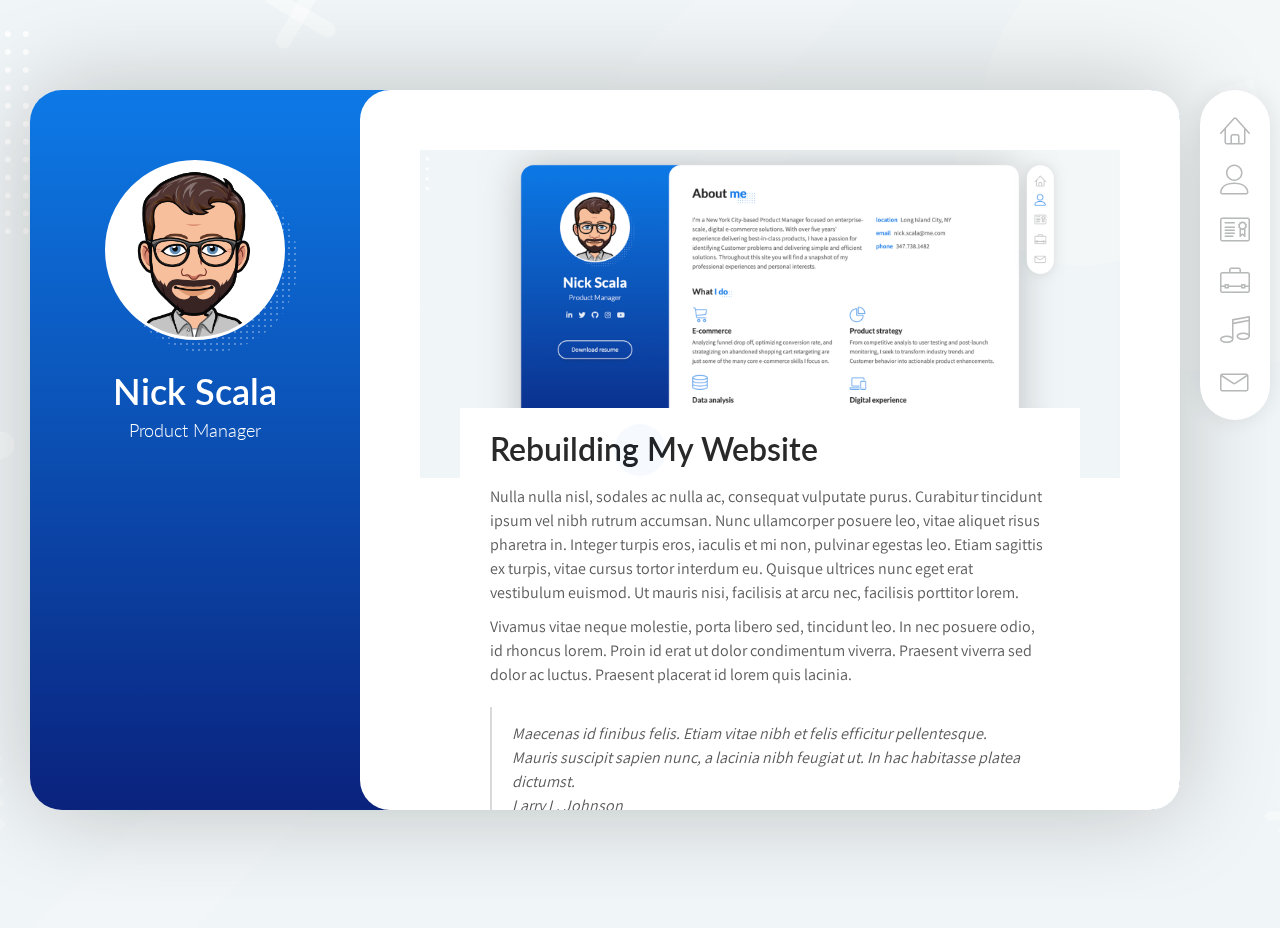
<file: rebuilding-my-website.html>
<!DOCTYPE html>
<html lang="en" class="no-js">
	<head>
		<meta charset="UTF-8">
		<meta http-equiv="X-UA-Compatible" content="IE=edge"> 
		<title>Nick Scala | Rebuilding My Website</title>
		<meta name="viewport" content="width=device-width, initial-scale=1, maximum-scale=1">

		<!-- Google Analytics -->
		<script async src="https://www.googletagmanager.com/gtag/js?id=G-9FX4SN3792"></script>
		<script>
			window.dataLayer = window.dataLayer || [];
			function gtag(){dataLayer.push(arguments);}
			gtag('js', new Date());

		gtag('config', 'G-9FX4SN3792');
		</script>
		<!-- /Google Analytics -->

		<!-- Metadata tags -->
		<meta name="description" content="Rebuilding My Website">
		<meta name="keywords" content="Nick Scala, Nicholas Scala, nickscala, nicholasscala, resume, portfolio, website portfolio, product manager, product management, product lead, product owner, agile, digital commerce, e-commerce, jetblue, redesign, rebuild, booking, airline, airlines, UI, UX, web, responsive, development">
		<meta name="author" content="Nick Scala">
		<meta name="copyright" content="Copyright (c) 2021 Nick Scala All rights reserved">
		<!-- /Metadata tags -->

		<!-- Favicon -->
		<link rel="apple-touch-icon" sizes="180x180" href="apple-touch-icon.png">
		<link rel="icon" type="image/png" sizes="32x32" href="favicon-32x32.png">
		<link rel="icon" type="image/png" sizes="16x16" href="favicon-16x16.png">
		<link rel="manifest" href="site.webmanifest">
		<link rel="mask-icon" href="/safari-pinned-tab.svg" color="#5bbad5">
		<meta name="msapplication-TileColor" content="#da532c">
		<meta name="theme-color" content="#ffffff">
		<!-- /Favicon -->

		<!-- Style sheets -->
		<link rel="stylesheet" href="css/reset.css" type="text/css">
		<link rel="stylesheet" href="css/bootstrap-grid.min.css" type="text/css">
		<link rel="stylesheet" href="css/animations.css" type="text/css">
		<link rel="stylesheet" href="css/perfect-scrollbar.css" type="text/css">
		<link rel="stylesheet" href="css/owl.carousel.css" type="text/css">
		<link rel="stylesheet" href="css/magnific-popup.css" type="text/css">
		<link rel="stylesheet" href="css/main.css" type="text/css">

		<link href="css/foundation.css" rel="stylesheet" type="text/css">
		<link href="css/twentytwenty-no-compass.css" rel="stylesheet" type="text/css">
		<!-- /Style sheets -->

		<script src="js/modernizr.custom.js"></script>
	</head>

	<body>
	
	<!-- Animated background -->
	<div class="lm-animated-bg" style="background-image: url(img/header/main_bg.png);"></div>
	<!-- /Animated background -->

	<!-- Loading animation -->
	<div class="preloader">
		<div class="preloader-animation">
			<div class="preloader-spinner">
			</div>
		</div>
	</div>
	<!-- /Loading animation -->

	<div class="page">
		<div class="page-content">
			
			<!-- Header section -->
			<header id="site_header" class="header mobile-menu-hide">
				
				<!-- Title content -->
				<div class="header-content">
					<div class="header-photo">
						<img src="img/header/main_photo.png" alt="Nick Scala avatar">
					</div>
					<div class="header-titles">
						<h2>Nick Scala</h2>
						<h4>Product Manager</h4>
					</div>
				</div>
				<!-- /Title content -->

				<!-- Navigation links -->
				<ul class="main-menu">
					<li class="active">
						<a href="index.html#home" class="nav-anim">
							<span class="menu-icon lnr lnr-home"></span>
							<span class="link-text">Home</span>
						</a>
					</li>

					<li>
						<a href="index.html#about" class="nav-anim">
							<span class="menu-icon lnr lnr-user"></span>
							<span class="link-text">About</span>
						</a>
					</li>

					<li>
						<a href="index.html#resume" class="nav-anim">
							<span class="menu-icon lnr lnr-license"></span>
							<span class="link-text">Resume</span>
						</a>
					</li>

					<li>
						<a href="index.html#work" class="nav-anim">
							<span class="menu-icon lnr lnr-briefcase"></span>
							<span class="link-text">Work</span>
						</a>
					</li>

					<li>
						<a href="index.html#music" class="nav-anim">
							<span class="menu-icon lnr lnr-music-note"></span>
							<span class="link-text">Music</span>
						</a>
					</li>
					
					<li>
						<a href="index.html#contact" class="nav-anim">
							<span class="menu-icon lnr lnr-envelope"></span>
							<span class="link-text">Contact</span>
						</a>
					</li>
				</ul>
				<!-- /Navigation links -->
			</header>
			<!-- /Header section -->

			<!-- Mobile hamburger navigation -->
			<div class="menu-toggle">
				<span></span>
				<span></span>
				<span></span>
			</div>
			<!-- /Mobile hamburger navigation -->

			<!-- Main content -->
			<div class="content-area single-page-area">
				<div class="single-page-content">
					<article class="post">
						<div class="post-thumbnail">
							<img src="img/work_website/website_header.png" alt="New nickscala.com website">
						</div>

						<div class="post-content">

							<!-- /Entry header -->
							<header class="entry-header">
								<h2 class="entry-title">Rebuilding My Website</h2>
							</header>
							<!-- /Entry header -->

							<!-- Entry content -->
							<div class="entry-content">
								<div class="row">
									<div class=" col-xs-12 col-sm-12 ">
										<div class="col-inner">
											<p>Nulla nulla nisl, sodales ac nulla ac, consequat vulputate purus. Curabitur tincidunt ipsum vel nibh rutrum accumsan. Nunc ullamcorper posuere leo, vitae aliquet risus pharetra in. Integer turpis eros, iaculis et mi non, pulvinar egestas leo. Etiam sagittis ex turpis, vitae cursus tortor interdum eu. Quisque ultrices nunc eget erat vestibulum euismod. Ut mauris nisi, facilisis at arcu nec, facilisis porttitor lorem.</p><p>Vivamus vitae neque molestie, porta libero sed, tincidunt leo. In nec posuere odio, id rhoncus lorem. Proin id erat ut dolor condimentum viverra. Praesent viverra sed dolor ac luctus. Praesent placerat id lorem quis lacinia.</p>

											<blockquote class="quote">Maecenas id finibus felis. Etiam vitae nibh et felis efficitur pellentesque. Mauris suscipit sapien nunc, a lacinia nibh feugiat ut. In hac habitasse platea dictumst.
												<footer class="quote-author">
													<span>Larry L. Johnson</span>
												</footer>
											</blockquote>

											<figure>
												<div class="twentytwenty-container">
													<img src="img/work_website/website_old.png" alt="Old website design">
													<img src="img/work_website/website_new.png" alt="New website design">
												</div>
												<figcaption>Previous website design left, new design right.</figcaption>
											</figure>

											<p>Etiam interdum vulputate risus, vitae elementum neque consectetur sed. Donec at risus dui. Ut in suscipit neque. Vestibulum sit amet lobortis magna, commodo venenatis ante. Cras molestie, ex a auctor lacinia, risus est aliquam risus, sit amet semper purus tortor id ante. Donec lacus ipsum, porttitor et libero a, fringilla auctor quam. Sed in nisl id libero tincidunt aliquet. Aenean dui ipsum, auctor ut leo ut, semper dignissim lacus. Suspendisse faucibus viverra consequat. Maecenas efficitur massa vel eros sagittis dapibus. Nam lobortis mi in turpis hendrerit eleifend. Nulla non massa felis.</p>

											<figure>
												<img src="img/work_website/website_responsive.png" alt="Responsive website">
												<figcaption>Responsive website design.</figcaption>
											</figure>

											<p>Donec sit amet dolor ante. Vivamus vel massa accumsan, faucibus quam quis, convallis velit. Aliquam erat volutpat. Integer imperdiet diam quis arcu venenatis, quis sagittis nibh rhoncus. Donec non nisi scelerisque, sodales metus quis, accumsan mauris. Curabitur volutpat risus rutrum erat condimentum tristique. Nullam at felis diam. Quisque dictum felis non ante pretium mollis. Aliquam turpis neque, varius nec diam a, aliquam pulvinar diam. Interdum et malesuada fames ac ante ipsum primis in faucibus. Sed ipsum libero, aliquet sed bibendum faucibus, semper a dui.</p>

											<figure>
												<img src="img/work_website/website_metrics.png" alt="Google Analytics">
												<figcaption>Engagement metrics improvements via Google Analytics.</figcaption>
											</figure>

											<p>Donec sit amet dolor ante. Vivamus vel massa accumsan, faucibus quam quis, convallis velit. Aliquam erat volutpat. Integer imperdiet diam quis arcu venenatis, quis sagittis nibh rhoncus. Donec non nisi scelerisque, sodales metus quis, accumsan mauris. Curabitur volutpat risus rutrum erat condimentum tristique. Nullam at felis diam. Quisque dictum felis non ante pretium mollis. Aliquam turpis neque, varius nec diam a, aliquam pulvinar diam. Interdum et malesuada fames ac ante ipsum primis in faucibus. Sed ipsum libero, aliquet sed bibendum faucibus, semper a dui.</p>
										</div>
									</div>
								</div>
							</div>
							<!-- /Entry content -->

							<div class="entry-meta entry-meta-bottom">
								<div class="date-author">
									<span class="entry-date">
											<i class="far fa-clock"></i>
											<span class="entry-date"> February 01, 2021</span>
									</span>
								</div>
							</div>
						</div>
					</article>
				</div>
			</div>
		</div>
	</div>

	<!-- Additional scripts -->
	<script src="js/jquery-2.1.3.min.js"></script>
	<script src="js/modernizr.custom.js"></script>
	<script src="js/animating.js"></script>

	<script src="js/imagesloaded.pkgd.min.js"></script>

	<script src='js/perfect-scrollbar.min.js'></script>
	<script src='js/jquery.shuffle.min.js'></script>
	<script src='js/masonry.pkgd.min.js'></script>
	<script src='js/owl.carousel.min.js'></script>
	<script src="js/jquery.magnific-popup.min.js"></script>
	<script src="js/main.js"></script>

	<script src="https://ajax.googleapis.com/ajax/libs/jquery/1.10.1/jquery.min.js"></script>
    <script src="js/jquery.event.move.js"></script>
    <script src="js/jquery.twentytwenty.js"></script>
    <script>
    $(window).load(function(){
      $(".twentytwenty-container[data-orientation!='vertical']").twentytwenty({default_offset_pct: 0.4});
    });
    </script>
	<!-- /Additional scripts -->
	
	</body>
</html>
</file>
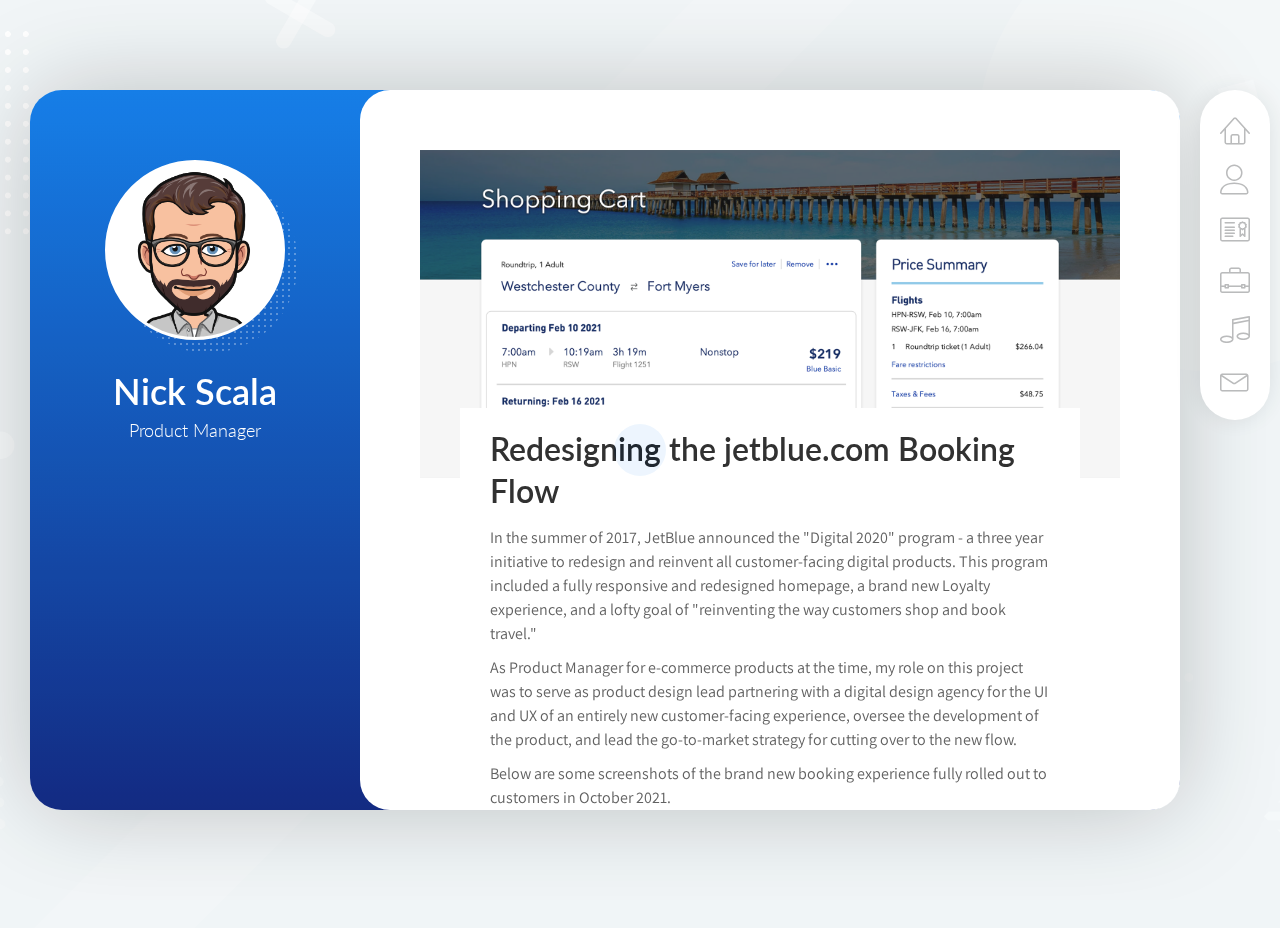
<file: redesigning-booking.html>
<!DOCTYPE html>
<html lang="en" class="no-js">
	<head>
		<meta charset="UTF-8">
		<meta http-equiv="X-UA-Compatible" content="IE=edge"> 
		<title>Nick Scala | Redesigning the jetblue.com Booking Flow</title>
		<meta name="viewport" content="width=device-width, initial-scale=1, maximum-scale=1">

		<!-- Google Analytics -->
		<script async src="https://www.googletagmanager.com/gtag/js?id=G-9FX4SN3792"></script>
		<script>
			window.dataLayer = window.dataLayer || [];
			function gtag(){dataLayer.push(arguments);}
			gtag('js', new Date());

		gtag('config', 'G-9FX4SN3792');
		</script>
		<!-- /Google Analytics -->

		<!-- Metadata tags -->
		<meta name="description" content="Redesigning the jetblue.com Booking Flow">
		<meta name="keywords" content="Nick Scala, Nicholas Scala, nickscala, nicholasscala, resume, portfolio, website portfolio, product manager, product management, product lead, product owner, agile, amazon, advertising, digital commerce, e-commerce, jetblue, UI, UX, web, responsive, development">
		<meta name="author" content="Nick Scala">
		<meta name="copyright" content="Copyright (c) 2022 Nick Scala All rights reserved">
		<!-- /Metadata tags -->

		<!-- Favicon -->
		<link rel="apple-touch-icon" sizes="180x180" href="apple-touch-icon.png">
		<link rel="icon" type="image/png" sizes="32x32" href="favicon-32x32.png">
		<link rel="icon" type="image/png" sizes="16x16" href="favicon-16x16.png">
		<link rel="manifest" href="site.webmanifest">
		<link rel="mask-icon" href="/safari-pinned-tab.svg" color="#5bbad5">
		<meta name="msapplication-TileColor" content="#da532c">
		<meta name="theme-color" content="#ffffff">
		<!-- /Favicon -->

		<!-- Style sheets -->
		<link rel="stylesheet" href="css/reset.css" type="text/css">
		<link rel="stylesheet" href="css/bootstrap-grid.min.css" type="text/css">
		<link rel="stylesheet" href="css/animations.css" type="text/css">
		<link rel="stylesheet" href="css/perfect-scrollbar.css" type="text/css">
		<link rel="stylesheet" href="css/owl.carousel.css" type="text/css">
		<link rel="stylesheet" href="css/magnific-popup.css" type="text/css">
		<link rel="stylesheet" href="css/main.css" type="text/css">

		<link href="css/foundation.css" rel="stylesheet" type="text/css">
		<link href="css/twentytwenty-no-compass.css" rel="stylesheet" type="text/css">
		<!-- /Style sheets -->

		<script src="js/modernizr.custom.js"></script>
	</head>

	<body>
	
	<!-- Animated background -->
	<div class="lm-animated-bg" style="background-image: url(img/header/main_bg.png);"></div>
	<!-- /Animated background -->

	<!-- Loading animation -->
	<div class="preloader">
		<div class="preloader-animation">
			<div class="preloader-spinner">
			</div>
		</div>
	</div>
	<!-- /Loading animation -->

	<div class="page">
		<div class="page-content">
			
			<!-- Header section -->
			<header id="site_header" class="header mobile-menu-hide">
				
				<!-- Title content -->
				<div class="header-content">
					<div class="header-photo">
						<img src="img/header/main_photo.png" alt="Nick Scala avatar">
					</div>
					<div class="header-titles">
						<h2>Nick Scala</h2>
						<h4>Product Manager</h4>
					</div>
				</div>
				<!-- /Title content -->

				<!-- Navigation links -->
				<ul class="main-menu">
					<li class="active">
						<a href="index.html#home" class="nav-anim">
							<span class="menu-icon lnr lnr-home"></span>
							<span class="link-text">Home</span>
						</a>
					</li>

					<li>
						<a href="index.html#about" class="nav-anim">
							<span class="menu-icon lnr lnr-user"></span>
							<span class="link-text">About</span>
						</a>
					</li>

					<li>
						<a href="index.html#resume" class="nav-anim">
							<span class="menu-icon lnr lnr-license"></span>
							<span class="link-text">Resume</span>
						</a>
					</li>

					<li>
						<a href="index.html#work" class="nav-anim">
							<span class="menu-icon lnr lnr-briefcase"></span>
							<span class="link-text">Work</span>
						</a>
					</li>

					<li>
						<a href="index.html#music" class="nav-anim">
							<span class="menu-icon lnr lnr-music-note"></span>
							<span class="link-text">Music</span>
						</a>
					</li>
					
					<li>
						<a href="index.html#contact" class="nav-anim">
							<span class="menu-icon lnr lnr-envelope"></span>
							<span class="link-text">Contact</span>
						</a>
					</li>
				</ul>
				<!-- /Navigation links -->
			</header>
			<!-- /Header section -->

			<!-- Mobile hamburger navigation -->
			<div class="menu-toggle">
				<span></span>
				<span></span>
				<span></span>
			</div>
			<!-- /Mobile hamburger navigation -->

			<!-- Main content -->
			<div class="content-area single-page-area">
				<div class="single-page-content">
					<article class="post">
						<div class="post-thumbnail">
							<img src="img/work_booking/booking_header.png" alt="Redesigned jetblue.com booking flow">
						</div>

						<div class="post-content">

							<!-- /Entry header -->
							<header class="entry-header">
								<h2 class="entry-title">Redesigning the jetblue.com Booking Flow</h2>
							</header>
							<!-- /Entry header -->

							<!-- Entry content -->
							<div class="entry-content">
								<div class="row">
									<div class=" col-xs-12 col-sm-12 ">
										<div class="col-inner">
											<p>In the summer of 2017, <a href="http://mediaroom.jetblue.com/investor-relations/press-releases/2018/06-01-2018-174056016" title="JetBlue Unveils a Refreshed jetblue.com" target="_blank">JetBlue announced the "Digital 2020" program</a> - a three year initiative to redesign and reinvent all customer-facing digital products. This program included a fully responsive and redesigned homepage, a <a href="redesigning-loyalty.html" title="Redesigning the TrueBlue Loyalty Experience">brand new Loyalty experience</a>, and a lofty goal of "reinventing the way customers shop and book travel."</p>

											<p>As Product Manager for e-commerce products at the time, my role on this project was to serve as product design lead partnering with a digital design agency for the UI and UX of an entirely new customer-facing experience, oversee the development of the product, and lead the go-to-market strategy for cutting over to the new flow.

											<p>Below are some screenshots of the brand new booking experience fully rolled out to customers in October 2021.</p>

											<figure>
												<div class="twentytwenty-container">
													<img src="img/work_booking/flightresults_old.png" alt="Old Flight Results experience">
													<img src="img/work_booking/flightresults_new.png" alt="New Flight Results experience">
												</div>
												<figcaption>Previous Flight Results experience left, new experience right.</figcaption>
											</figure>

											<div class="work-image">
												<figure>
													<div class="work-item-img">
														<img src="img/work_booking/shoppingcart_responsive.png" alt="Responsive Shopping Cart in the jetblue.com booking flow">
														<a class="lightbox" href="img/work_booking/shoppingcart_responsive.png" title="Responsive Shopping Cart in the jetblue.com booking flow"></a>
														<figcaption>Responsive Shopping Cart in the jetblue.com booking flow.</figcaption>
													</div>
												</figure>
											</div>

											<figure>
												<div class="twentytwenty-container">
													<img src="img/work_booking/seatselection_old.png" alt="Old Seat Selection experience">
													<img src="img/work_booking/seatselection_new.png" alt="New Seat Selection experience">
												</div>
												<figcaption>Previous Seat Selection experience left, new experience right.</figcaption>
											</figure>
										</div>
									</div>
								</div>
							</div>
							<!-- /Entry content -->

							<div class="entry-meta entry-meta-bottom">
								<div class="date-author">
									<span class="entry-date">
											<i class="far fa-clock"></i>
											<span class="entry-date"> February 27, 2021</span>
									</span>
								</div>
							</div>
						</div>
					</article>
				</div>
			</div>
		</div>
	</div>

	<!-- Additional scripts -->
	<script src="js/jquery-2.1.3.min.js"></script>
	<script src="js/modernizr.custom.js"></script>
	<script src="js/animating.js"></script>

	<script src="js/imagesloaded.pkgd.min.js"></script>

	<script src='js/perfect-scrollbar.min.js'></script>
	<script src='js/jquery.shuffle.min.js'></script>
	<script src='js/masonry.pkgd.min.js'></script>
	<script src='js/owl.carousel.min.js'></script>
	<script src="js/jquery.magnific-popup.min.js"></script>
	<script src="js/main.js"></script>

	<script src="https://ajax.googleapis.com/ajax/libs/jquery/1.10.1/jquery.min.js"></script>
    <script src="js/jquery.event.move.js"></script>
    <script src="js/jquery.twentytwenty.js"></script>
    <script>
    $(window).load(function(){
      $(".twentytwenty-container[data-orientation!='vertical']").twentytwenty({default_offset_pct: 0.4});
    });
    </script>
	<!-- /Additional scripts -->
	
	</body>
</html>
</file>
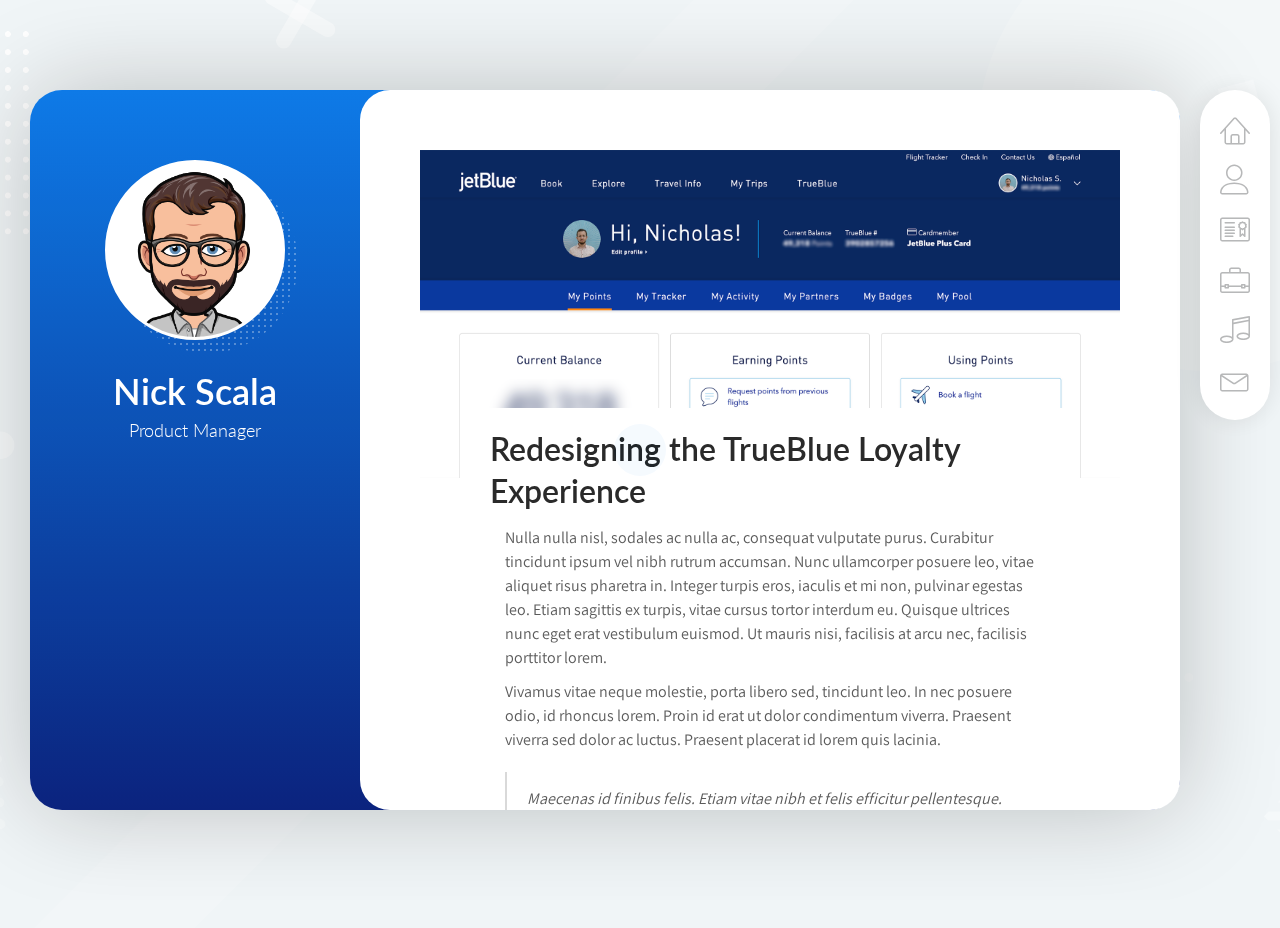
<file: redesigning-loyalty.html>
<!DOCTYPE html>
<html lang="en" class="no-js">
	<head>
		<meta charset="UTF-8">
		<meta http-equiv="X-UA-Compatible" content="IE=edge"> 
		<title>Nick Scala | Redesigning the TrueBlue Loyalty Experience</title>
		<meta name="viewport" content="width=device-width, initial-scale=1, maximum-scale=1">

		<!-- Google Analytics -->
		<script async src="https://www.googletagmanager.com/gtag/js?id=G-9FX4SN3792"></script>
		<script>
			window.dataLayer = window.dataLayer || [];
			function gtag(){dataLayer.push(arguments);}
			gtag('js', new Date());

		gtag('config', 'G-9FX4SN3792');
		</script>
		<!-- /Google Analytics -->

		<!-- Metadata tags -->
		<meta name="description" content="Redesigning the TrueBlue Loyalty Experience">
		<meta name="keywords" content="Nick Scala, Nicholas Scala, nickscala, nicholasscala, resume, portfolio, website portfolio, product manager, product management, product lead, product owner, agile, digital commerce, e-commerce, jetblue, redesign, rebuild, booking, airline, airlines, UI, UX, web, responsive, development">
		<meta name="author" content="Nick Scala">
		<meta name="copyright" content="Copyright (c) 2021 Nick Scala All rights reserved">
		<!-- /Metadata tags -->

		<!-- Favicon -->
		<link rel="apple-touch-icon" sizes="180x180" href="apple-touch-icon.png">
		<link rel="icon" type="image/png" sizes="32x32" href="favicon-32x32.png">
		<link rel="icon" type="image/png" sizes="16x16" href="favicon-16x16.png">
		<link rel="manifest" href="site.webmanifest">
		<link rel="mask-icon" href="/safari-pinned-tab.svg" color="#5bbad5">
		<meta name="msapplication-TileColor" content="#da532c">
		<meta name="theme-color" content="#ffffff">
		<!-- /Favicon -->

		<!-- Style sheets -->
		<link rel="stylesheet" href="css/reset.css" type="text/css">
		<link rel="stylesheet" href="css/bootstrap-grid.min.css" type="text/css">
		<link rel="stylesheet" href="css/animations.css" type="text/css">
		<link rel="stylesheet" href="css/perfect-scrollbar.css" type="text/css">
		<link rel="stylesheet" href="css/owl.carousel.css" type="text/css">
		<link rel="stylesheet" href="css/magnific-popup.css" type="text/css">
		<link rel="stylesheet" href="css/main.css" type="text/css">

		<link href="css/foundation.css" rel="stylesheet" type="text/css">
		<link href="css/twentytwenty-no-compass.css" rel="stylesheet" type="text/css">
		<!-- /Style sheets -->

		<script src="js/modernizr.custom.js"></script>
	</head>

	<body>
	
	<!-- Animated background -->
	<div class="lm-animated-bg" style="background-image: url(img/header/main_bg.png);"></div>
	<!-- /Animated background -->

	<!-- Loading animation -->
	<div class="preloader">
		<div class="preloader-animation">
			<div class="preloader-spinner">
			</div>
		</div>
	</div>
	<!-- /Loading animation -->

	<div class="page">
		<div class="page-content">
			
			<!-- Header section -->
			<header id="site_header" class="header mobile-menu-hide">
				
				<!-- Title content -->
				<div class="header-content">
					<div class="header-photo">
						<img src="img/header/main_photo.png" alt="Nick Scala avatar">
					</div>
					<div class="header-titles">
						<h2>Nick Scala</h2>
						<h4>Product Manager</h4>
					</div>
				</div>
				<!-- /Title content -->

				<!-- Navigation links -->
				<ul class="main-menu">
					<li class="active">
						<a href="index2.html#home" class="nav-anim" data-animation="58">
							<i class="menu-icon lnr lnr-home"></i>
							<span class="link-text">Home</span>
						</a>
					</li>

					<li>
						<a href="index2.html#about" class="nav-anim" data-animation="58">
							<i class="menu-icon lnr lnr-user"></i>
							<span class="link-text">About</span>
						</a>
					</li>

					<li>
						<a href="index2.html#resume" class="nav-anim" data-animation="58">
							<i class="menu-icon lnr lnr-license"></i>
							<span class="link-text">Resume</span>
						</a>
					</li>

					<li>
						<a href="index2.html#work" class="nav-anim" data-animation="58">
							<i class="menu-icon lnr lnr-briefcase"></i>
							<span class="link-text">Work</span>
						</a>
					</li>

					<li>
						<a href="index2.html#music" class="nav-anim" data-animation="58">
							<i class="menu-icon lnr lnr-music-note"></i>
							<span class="link-text">Music</span>
						</a>
					</li>
					
					<li>
						<a href="index2.html#contact" class="nav-anim" data-animation="58">
							<i class="menu-icon lnr lnr-envelope"></i>
							<span class="link-text">Contact</span>
						</a>
					</li>
				</ul>
				<!-- /Navigation links -->
			</header>
			<!-- /Header section -->

			<!-- Mobile hamburger navigation -->
			<div class="menu-toggle">
				<span></span>
				<span></span>
				<span></span>
			</div>
			<!-- /Mobile hamburger navigation -->

			<!-- Main content -->
			<div class="content-area single-page-area">
				<div class="single-page-content">
					<article class="post">
						<div class="post-thumbnail">
							<img src="img/work_loyalty/loyalty_header.png" alt="Redesigned TrueBlue Loyalty Experience">
						</div>

						<div class="post-content">

							<!-- /Entry header -->
							<header class="entry-header">
								<h2 class="entry-title">Redesigning the TrueBlue Loyalty Experience</h2>
							</header>
							<!-- /Entry header -->

							<!-- Entry content -->
							<div class="entry-content">
								<div class=" col-xs-12 col-sm-12 ">
									<div class="col-inner">
										<p>Nulla nulla nisl, sodales ac nulla ac, consequat vulputate purus. Curabitur tincidunt ipsum vel nibh rutrum accumsan. Nunc ullamcorper posuere leo, vitae aliquet risus pharetra in. Integer turpis eros, iaculis et mi non, pulvinar egestas leo. Etiam sagittis ex turpis, vitae cursus tortor interdum eu. Quisque ultrices nunc eget erat vestibulum euismod. Ut mauris nisi, facilisis at arcu nec, facilisis porttitor lorem.</p><p>Vivamus vitae neque molestie, porta libero sed, tincidunt leo. In nec posuere odio, id rhoncus lorem. Proin id erat ut dolor condimentum viverra. Praesent viverra sed dolor ac luctus. Praesent placerat id lorem quis lacinia.</p>

										<blockquote class="quote">Maecenas id finibus felis. Etiam vitae nibh et felis efficitur pellentesque. Mauris suscipit sapien nunc, a lacinia nibh feugiat ut. In hac habitasse platea dictumst.
											<footer class="quote-author">
												<span>Larry L. Johnson</span>
											</footer>
										</blockquote>

										<figure>
											<div class="twentytwenty-container">
												<img src="img/work_loyalty/dashboard_old.png" alt="Old TrueBlue Dashboard experience">
												<img src="img/work_loyalty/dashboard_new.png" alt="New TrueBlue Dashboard experience">
											</div>
											<figcaption>Previous TrueBlue dashboard experience left, new experience right.</figcaption>
										</figure>

										<p>Etiam interdum vulputate risus, vitae elementum neque consectetur sed. Donec at risus dui. Ut in suscipit neque. Vestibulum sit amet lobortis magna, commodo venenatis ante. Cras molestie, ex a auctor lacinia, risus est aliquam risus, sit amet semper purus tortor id ante. Donec lacus ipsum, porttitor et libero a, fringilla auctor quam. Sed in nisl id libero tincidunt aliquet. Aenean dui ipsum, auctor ut leo ut, semper dignissim lacus. Suspendisse faucibus viverra consequat. Maecenas efficitur massa vel eros sagittis dapibus. Nam lobortis mi in turpis hendrerit eleifend. Nulla non massa felis.</p>

										<figure>
											<div class="twentytwenty-container">
												<img src="img/work_loyalty/retro_old.png" alt="Old Request Missing Points experience">
												<img src="img/work_loyalty/retro_new.png" alt="New Request Missing Points experience">
											</div>
											<figcaption>Previous Request Missing Points experience left, new experience right.</figcaption>
										</figure>

										<p>Donec sit amet dolor ante. Vivamus vel massa accumsan, faucibus quam quis, convallis velit. Aliquam erat volutpat. Integer imperdiet diam quis arcu venenatis, quis sagittis nibh rhoncus. Donec non nisi scelerisque, sodales metus quis, accumsan mauris. Curabitur volutpat risus rutrum erat condimentum tristique. Nullam at felis diam. Quisque dictum felis non ante pretium mollis. Aliquam turpis neque, varius nec diam a, aliquam pulvinar diam. Interdum et malesuada fames ac ante ipsum primis in faucibus. Sed ipsum libero, aliquet sed bibendum faucibus, semper a dui.</p>

										<figure>
											<img src="img/work_loyalty/dashboard_responsive.png">
											<figcaption>Responsive TrueBlue Dashboard experience.</figcaption>
										</figure>
										

										<p>Donec sit amet dolor ante. Vivamus vel massa accumsan, faucibus quam quis, convallis velit. Aliquam erat volutpat. Integer imperdiet diam quis arcu venenatis, quis sagittis nibh rhoncus. Donec non nisi scelerisque, sodales metus quis, accumsan mauris. Curabitur volutpat risus rutrum erat condimentum tristique. Nullam at felis diam. Quisque dictum felis non ante pretium mollis. Aliquam turpis neque, varius nec diam a, aliquam pulvinar diam. Interdum et malesuada fames ac ante ipsum primis in faucibus. Sed ipsum libero, aliquet sed bibendum faucibus, semper a dui.</p>
									</div>
								</div>
							</div>
						</div>
						<!-- /Entry content -->

						<div class="entry-meta entry-meta-bottom">
							<div class="date-author">
								<span class="entry-date">
										<i class="far fa-clock"></i>
										<span class="entry-date"> February 01, 2021</span>
								</span>
							</div>
						</div>

						<div class="post-tags">
							<div class="tags">
								<ul>
									<li>e-commerce</li>
									<li>design</li>
									<li>web development</li>
								</ul>
							</div>
						</div>
					</div>
				</article>
			</div>
		</div>
	</div>

	<!-- Additional scripts -->
	<script src="js/jquery-2.1.3.min.js"></script>
	<script src="js/modernizr.custom.js"></script>
	<script src="js/animating.js"></script>

	<script src="js/imagesloaded.pkgd.min.js"></script>

	<script src='js/perfect-scrollbar.min.js'></script>
	<script src='js/jquery.shuffle.min.js'></script>
	<script src='js/masonry.pkgd.min.js'></script>
	<script src='js/owl.carousel.min.js'></script>
	<script src="js/jquery.magnific-popup.min.js"></script>

	<script src="js/validator.js"></script>
	<script src="js/main.js"></script>

	<script src="https://ajax.googleapis.com/ajax/libs/jquery/1.10.1/jquery.min.js"></script>
    <script src="js/jquery.event.move.js"></script>
    <script src="js/jquery.twentytwenty.js"></script>
    <script>
    $(window).load(function(){
      $(".twentytwenty-container[data-orientation!='vertical']").twentytwenty({default_offset_pct: 0.4});
    });
    </script>
	<!-- /Additional scripts -->
	
	</body>
</html>
</file>
<file: css/perfect-scrollbar.css>
/* perfect-scrollbar v0.8.1 */
.ps{-ms-touch-action:auto;touch-action:auto;overflow:hidden !important;-ms-overflow-style:none}@supports (-ms-overflow-style: none){.ps{overflow:auto !important}}@media screen and (-ms-high-contrast: active), (-ms-high-contrast: none){.ps{overflow:auto !important}}.ps.ps--active-x>.ps__scrollbar-x-rail,.ps.ps--active-y>.ps__scrollbar-y-rail{display:block;background-color:transparent}.ps.ps--in-scrolling.ps--x>.ps__scrollbar-x-rail{background-color:#eee;opacity:.9}.ps.ps--in-scrolling.ps--x>.ps__scrollbar-x-rail>.ps__scrollbar-x{background-color:#999;height:11px}.ps.ps--in-scrolling.ps--y>.ps__scrollbar-y-rail{background-color:#eee;opacity:.9}.ps.ps--in-scrolling.ps--y>.ps__scrollbar-y-rail>.ps__scrollbar-y{background-color:#999;width:11px}.ps>.ps__scrollbar-x-rail{display:none;position:absolute;opacity:0;-webkit-transition:background-color .2s linear, opacity .2s linear;-o-transition:background-color .2s linear, opacity .2s linear;-moz-transition:background-color .2s linear, opacity .2s linear;transition:background-color .2s linear, opacity .2s linear;bottom:0px;height:15px}.ps>.ps__scrollbar-x-rail>.ps__scrollbar-x{position:absolute;background-color:#aaa;-webkit-border-radius:6px;-moz-border-radius:6px;border-radius:6px;-webkit-transition:background-color .2s linear, height .2s linear, width .2s ease-in-out, -webkit-border-radius .2s ease-in-out;transition:background-color .2s linear, height .2s linear, width .2s ease-in-out, -webkit-border-radius .2s ease-in-out;-o-transition:background-color .2s linear, height .2s linear, width .2s ease-in-out, border-radius .2s ease-in-out;-moz-transition:background-color .2s linear, height .2s linear, width .2s ease-in-out, border-radius .2s ease-in-out, -moz-border-radius .2s ease-in-out;transition:background-color .2s linear, height .2s linear, width .2s ease-in-out, border-radius .2s ease-in-out;transition:background-color .2s linear, height .2s linear, width .2s ease-in-out, border-radius .2s ease-in-out, -webkit-border-radius .2s ease-in-out, -moz-border-radius .2s ease-in-out;bottom:2px;height:6px}.ps>.ps__scrollbar-x-rail:hover>.ps__scrollbar-x,.ps>.ps__scrollbar-x-rail:active>.ps__scrollbar-x{height:11px}.ps>.ps__scrollbar-y-rail{display:none;position:absolute;opacity:0;-webkit-transition:background-color .2s linear, opacity .2s linear;-o-transition:background-color .2s linear, opacity .2s linear;-moz-transition:background-color .2s linear, opacity .2s linear;transition:background-color .2s linear, opacity .2s linear;right:0;width:15px}.ps>.ps__scrollbar-y-rail>.ps__scrollbar-y{position:absolute;background-color:#aaa;-webkit-border-radius:6px;-moz-border-radius:6px;border-radius:6px;-webkit-transition:background-color .2s linear, height .2s linear, width .2s ease-in-out, -webkit-border-radius .2s ease-in-out;transition:background-color .2s linear, height .2s linear, width .2s ease-in-out, -webkit-border-radius .2s ease-in-out;-o-transition:background-color .2s linear, height .2s linear, width .2s ease-in-out, border-radius .2s ease-in-out;-moz-transition:background-color .2s linear, height .2s linear, width .2s ease-in-out, border-radius .2s ease-in-out, -moz-border-radius .2s ease-in-out;transition:background-color .2s linear, height .2s linear, width .2s ease-in-out, border-radius .2s ease-in-out;transition:background-color .2s linear, height .2s linear, width .2s ease-in-out, border-radius .2s ease-in-out, -webkit-border-radius .2s ease-in-out, -moz-border-radius .2s ease-in-out;right:2px;width:6px}.ps>.ps__scrollbar-y-rail:hover>.ps__scrollbar-y,.ps>.ps__scrollbar-y-rail:active>.ps__scrollbar-y{width:11px}.ps:hover.ps--in-scrolling.ps--x>.ps__scrollbar-x-rail{background-color:#eee;opacity:.9}.ps:hover.ps--in-scrolling.ps--x>.ps__scrollbar-x-rail>.ps__scrollbar-x{background-color:#999;height:11px}.ps:hover.ps--in-scrolling.ps--y>.ps__scrollbar-y-rail{background-color:#eee;opacity:.9}.ps:hover.ps--in-scrolling.ps--y>.ps__scrollbar-y-rail>.ps__scrollbar-y{background-color:#999;width:11px}.ps:hover>.ps__scrollbar-x-rail,.ps:hover>.ps__scrollbar-y-rail{opacity:.6}.ps:hover>.ps__scrollbar-x-rail:hover{background-color:#eee;opacity:.9}.ps:hover>.ps__scrollbar-x-rail:hover>.ps__scrollbar-x{background-color:#999}.ps:hover>.ps__scrollbar-y-rail:hover{background-color:#eee;opacity:.9}.ps:hover>.ps__scrollbar-y-rail:hover>.ps__scrollbar-y{background-color:#999}
</file>
<file: css/main.css>
/* ------------------------------------------------------------
1. Fonts
2. General Styles
3. Page loadig animation
4. Header
5. Page Content
6. Elements
7. Single Page (Blog Posts, 404 etc.)
8. Media Queries
9. Updates
------------------------------------------------------------ */

/* ------------------------------------------------------------
1. Fonts
------------------------------------------------------------ */
/* Google fonts */
@import url('https://fonts.googleapis.com/css?family=Assistant:200,200i,300,300i,400,400i,500,500i,600,600i,700,700i');
@import url('https://fonts.googleapis.com/css?family=Lato:200,200i,300,300i,400,400i,500,500i,600,600i,700,700i');


/* Linear Icons Font */
@import url('./fonts/linear-icons-font/style.css');

/* FontAwesome Free Icons Font */
@import url('./fonts/fontawesome-free-5.12.1-web/css/all.min.css');


/* ------------------------------------------------------------
2. General Styles
------------------------------------------------------------ */
html {
  margin: 0;
  width: 100%;
  height: 100%;
  min-height: 100%;
  overflow: hidden;
}

body {
  background-color: #f0f5f7;
  margin: 0;
  width: 100%;
  height: 100%;
  min-height: 100%;
  font-size: 16px;
  font-family: 'Assistant', Helvetica, sans-serif;
  line-height: 1.5em;
  overflow: hidden;
  color: #555;
  background-repeat: no-repeat;
  background-position: center;
  background-position: 50% 50%;
  background-size: cover;
}

h1, h2, h3, h4, h5, h6 {
  color: #222;
  font-family: 'Lato', Helvetica, sans-serif;
  font-weight: 600;
}

h1 {
    font-size: 32px;
}
h2 {
    font-size: 27px;
}
h3 {
    font-size: 21px;
}
h4 {
    font-size: 18px;
}
h5 {
    font-size: 16px;
}
h6 {
    font-size: 14px;
}

a {
  color: #555;
  text-decoration: none;
  -webkit-transition: all 0.3s ease-in-out;
  -moz-transition: all 0.3s ease-in-out;
  -o-transition: all 0.3s ease-in-out;
  -ms-transition: all 0.3s ease-in-out;
  transition: all 0.3s ease-in-out;
}

a:hover {
  color: #0575E6;
  text-decoration: none;
  -webkit-transition: all 0.3s ease-in-out;
  -moz-transition: all 0.3s ease-in-out;
  -o-transition: all 0.3s ease-in-out;
  -ms-transition: all 0.3s ease-in-out;
  transition: all 0.3s ease-in-out;
}

p {
  margin-bottom: 10px;
}

.clearfix:before,
.clearfix:after {
    content: " ";
    display: table;
}

.clearfix:after {
    clear: both;
}

.page {
  display: block;
  width: 100%;
  height: 100%;
  min-height: 100%;
  padding: 0 100px;
  overflow: hidden;
}

.page-content {
  position: relative;
  width: 100%;
  max-width: 1280px;
  min-height: 80vh;
  margin: 10vh auto;
  padding: 0;
  background: -webkit-gradient(linear, left top, left bottom, from(#0575E6), to(#021B79));
  background: linear-gradient(#0575E6, #021B79);
  -webkit-box-shadow: 0 0 100px -5px rgba(0,0,0,.25);
  -moz-box-shadow: 0 0 100px -5px rgba(0,0,0,.25);
  box-shadow: 0 0 100px -5px rgba(0,0,0,.25);
  border-radius: 32px;
  -webkit-backface-visibility: hidden;
  -moz-backface-visibility: hidden;
  backface-visibility: hidden;
}

/* buttons */
.btn-primary,
.btn-secondary,
button,
input[type="button"],
input[type="submit"],
.wp-block-button .wp-block-button__link {
  display: inline-block;
  position: relative;
  padding: .8em 2.1em;
  margin-bottom: .75em;
  margin-right: .25em;
  font-size: 1em;
  line-height: 1.2;
  border: 0;
  outline: 0;
  border: 2px solid #0575E6;
  color: #222;
  text-shadow: none;
  background-color: #fff;
  border-radius: 30px;
  font-family: 'Assistant', Helvetica, sans-serif;
  -webkit-transition: all 0.3s ease-in-out;
  -moz-transition: all 0.3s ease-in-out;
  -o-transition: all 0.3s ease-in-out;
  -ms-transition: all 0.3s ease-in-out;
  transition: all 0.3s ease-in-out;
  box-shadow: 0px 10px 10px -8px rgba(0,0,0,.22);
}

.btn-primary:last-child,
.btn-secondary:last-child,
button:last-child,
input[type="button"]:last-child,
input[type="submit"]:last-child,
.wp-block-button .wp-block-button__link:last-child {
  margin-right: 0;
}

.btn-primary:hover,
.btn-primary:focus,
button:hover,
button:focus,
input[type="button"]:hover,
input[type="button"]:focus,
input[type="submit"]:hover,
input[type="submit"]:focus {
  background-color: #0575E6;
  color: #fff;
  border: 2px solid #0575E6;
}

.btn-secondary {
  border-color: #d5d5d5;
  background-color: #fff;
  box-shadow: 0px 10px 10px -8px #d5d5d5;
  color: #666;
}

.btn-secondary:hover,
.btn-secondary:focus {
  color: #333;
  border-color: #d5d5d5;
  background-color: #d5d5d5;
}

.animated {
  -webkit-animation-duration: 1s;
  animation-duration: 1s;
  -webkit-animation-fill-mode: both;
  animation-fill-mode: both;
}



/* ============================================================================= 
3. Page loadig animation
============================================================================= */
.no-js .preloader,
.no-js .preloader-portfolio { 
  display: none;
}
.preloader,
.preloader-portfolio {
  position: fixed;
  left: 0px;
  top: 0px;
  width: 100%;
  height: 100%;
  z-index: 9999;
  background: #fff;
}

.preloader-animation {
  position: absolute;
  top: 50%;
  left: 50%;
  text-align: center;
  background-color: inherit;
  color: inherit;
  opacity: 1;
  transition: opacity 0.3s;
  transform: translate3d(-50%,-50%,0);
}

.preloader-spinner {
  width: 52px;
  height: 52px;
  margin: 100px auto;
  background-color: #0575E6;

  border-radius: 100%;  
  -webkit-animation: sk-scaleout 1.0s infinite ease-in-out;
  animation: sk-scaleout 1.0s infinite ease-in-out;
}

@-webkit-keyframes sk-scaleout {
  0% { -webkit-transform: scale(0) }
  100% {
    -webkit-transform: scale(1.1);
    opacity: 0;
  }
}

@keyframes sk-scaleout {
  0% { 
    -webkit-transform: scale(0);
    transform: scale(0);
  } 100% {
    -webkit-transform: scale(1.1);
    transform: scale(1.1);
    opacity: 0;
  }
}



/* ------------------------------------------------------------
4. Header
------------------------------------------------------------ */
@media only screen and (min-width: 1025px) {
  .header {
    display: inline-block;
    float: left;
    width: 100%;
    max-width: 380px;
    height: 100%;
    max-height: 80vh;
    min-height: inherit;
    text-align: center;
    padding: 70px 30px 45px;
    overflow: auto;
  }

  .header-titles {

  }

  /* --- Navigation --- */
  ul.main-menu {
    position: absolute;
    padding: 15px 0;
    width: 70px;
    right: -90px;
    background-color: #fff;
    border-radius: 35px;
    z-index: 999;
    list-style: none;
    top: 0;
    -webkit-box-shadow: 0 0 30px -5px rgba(0,0,0,.15);
    -moz-box-shadow: 0 0 30px -5px rgba(0,0,0,.15);
    box-shadow: 0 0 30px -5px rgba(0,0,0,.15);
  }

  ul.main-menu a {
    display: block;
    position: relative;
    color: #b5b6b7;
    padding: 10px;
    -webkit-transition: all 0.3s ease-in-out;
    -moz-transition: all 0.3s ease-in-out;
    -o-transition: all 0.3s ease-in-out;
    -ms-transition: all 0.3s ease-in-out;
    transition: all 0.3s ease-in-out;
  }

  ul.main-menu a.active,
  ul.main-menu a:focus,
  ul.main-menu a:hover {
    color: #0575E6;
  }

  ul.main-menu .menu-icon {
    display: block;
    font-size: 30px;
  }

  ul.main-menu .link-text {
    position: absolute;
    width: auto;
    visibility: hidden;
    opacity: 0;
    color: #fff;
    padding: 2px 10px;
    background-color: #0575E6;
    white-space: nowrap;
    right: 0;
    top: -50%;
    margin-top: 50%;
    -webkit-transition: all 0.3s ease-in-out;
    -moz-transition: all 0.3s ease-in-out;
    -o-transition: all 0.3s ease-in-out;
    -ms-transition: all 0.3s ease-in-out;
    transition: all 0.3s ease-in-out;
    z-index: 0;
    box-shadow: 0px 10px 10px -8px rgba(0,0,0,.22);
  }

  ul.main-menu a:hover .link-text {
    right: 100%;
    visibility: visible;
    opacity: 1;
  }
  /* --- End Navigation --- */
}

/* --- LMPixels Arrow Nav --- */
.lmpixels-arrows-nav {
  position: absolute;
  padding: 10px 0;
  width: 60px;
  right: -80px;
  background-color: #fff;
  border-radius: 35px;
  z-index: 98;
  list-style: none;
  bottom: 0;
  -webkit-box-shadow: 0 0 30px -5px rgba(0,0,0,.15);
  -moz-box-shadow: 0 0 30px -5px rgba(0,0,0,.15);
  box-shadow: 0 0 30px -5px rgba(0,0,0,.15);
}

.lmpixels-arrows-nav div {
  display: block;
  position: relative;
  text-align: center;
  color: #b5b6b7;
  padding: 10px;
  font-size: 24px;
  -webkit-transition: all 0.3s ease-in-out;
  -moz-transition: all 0.3s ease-in-out;
  -o-transition: all 0.3s ease-in-out;
  -ms-transition: all 0.3s ease-in-out;
  transition: all 0.3s ease-in-out;
}

.lmpixels-arrows-nav div:hover {
  color: #0575E6;
}
/* --- End LMPixels Arrow Nav --- */

.header-photo {
  position: relative;
  width: 180px;
  margin: 0 auto 30px;
  z-index: 1;
}

.header-photo img {
  max-width: 100%;
  background-color: #fff;
  border: 3px solid #fff;
  border-radius: 300px;
}

.header-photo:after {
  position: absolute;
  opacity: 0.3;
  top: 7%;
  left: 7%;
  border-radius: 300px;
  content: '';
  height: calc(100% + 0px);
  width: calc(100% + 0px);
  background-image: -webkit-repeating-radial-gradient(center center, #fff, #fff 1px, transparent 0px, transparent 100%);
  background-image: -moz-repeating-radial-gradient(center center, #fff, #fff 1px, transparent 0px, transparent 100%);
  background-image: -ms-repeating-radial-gradient(center center, #fff, #fff 1px, transparent 0px, transparent 100%);
  -webkit-background-size: 6px 6px;
  -moz-background-size: 6px 6px;
  background-size: 6px 6px;
  z-index: -1;
}

.header-titles h2 {
  font-size: 36px;
  font-weight: 600;
  color: #fff;
  margin: 5px 0 7px;
  line-height: 1.2em;
} 

.header-titles h4 {
  font-size: 18px;
  font-weight: 300;
  color: #fff;
  margin: 5px 0;
  line-height: 1.2em;
}

/* --- Social Links --- */
.social-links {
  margin: 20px 0;
}

.social-links ul {
  list-style: none;
  padding: 0;
}

.social-links ul li {
  display: inline-block;
}

.social-links ul li a {
  color: #fff;
  border-radius: 20px;
  font-size: 18px;
  padding: 0;
  height: 30px;
  width: 30px;
  display: block;
  line-height: 30px;
  text-align: center;
  opacity: .9;
}

.fa-linkedin-in:hover {
  opacity: 1;
  color: #2867B2;
}

.fa-github:hover {
  opacity: 1;
  color: #000; 
}

.fa-instagram:hover {
  opacity: 1;
  color: #E95950; 
}

.fa-twitter:hover {
  opacity: 1;
  color: #1DA1F2; 
}

.fa-youtube:hover {
  opacity: 1;
  color: #FF0000; 
}
/* --- End Social Links --- */

.header-buttons {
  margin-top: 50px;
}

.header-buttons .btn-primary {
  background-color: transparent;
  color: #fff;
  border-color: #fff;
}

.header-buttons .btn-primary:hover {
  background-color: #fff;
  color: #0575E6;
  border-color: #fff;
}

.header .copyrights {
  color: #fff;
  width: 380px;
  position: absolute;
  bottom: 0;
  left: 0;
  padding: 5px 10px 15px;
  line-height: 14px;
  font-size: 12px;
  text-align: center;
}

/* ------------------------------------------------------------
5. Page Content
------------------------------------------------------------ */
.content-area {
  position: absolute;
  right: 0;
  background-color: transparent;
  height: 100%;
  width: 100%;
  max-width: calc(100% - 380px);
}

.animated-sections {
  position: relative;
  height: 100%;
  -webkit-perspective: 1500px;
  -moz-perspective: 1500px;
  perspective: 1500px;
  -webkit-backface-visibility: hidden;
  -moz-backface-visibility: hidden;
  backface-visibility: hidden;
}

.animated-section {
  position: absolute;
  background-color: #fff;
  height: 100%;
  width: 100%;
  border-radius: 30px;
  padding: 60px;
  opacity: 0;
  overflow: auto;
  visibility: hidden;
  -webkit-backface-visibility: hidden;
  -moz-backface-visibility: hidden;
  backface-visibility: hidden;
  -webkit-transform: translate3d(0,0,0);
  -moz-transform: translate3d(0,0,0);
  transform: translate3d(0,0,0);
  background-repeat: no-repeat;
  background-position: center;
  background-position: 50% 50%;
  background-size: cover;
}

.single-page-content {
  position: absolute;
  background-color: #fff;
  height: 100%;
  width: 100%;
  border-radius: 30px;
  padding: 60px;
  overflow: auto;
}

.section-active,
.no-js .animated-section {
  opacity: 1;
  overflow: auto;
  visibility: visible;
  z-index: 99;
}

/* --- Custom ScrollBar Customization --- */
.ps>.ps__scrollbar-y-rail {
  margin-right: 10px;
  margin-top: 30px;
  margin-bottom: 30px;
  border-radius: 20px;
}

.ps>.ps__scrollbar-y-rail>.ps__scrollbar-y {
  background-color: #b5b6b7;
}

.ps:hover>.ps__scrollbar-y-rail:hover>.ps__scrollbar-y {
    background-color: #0575E6;
}

.ps>.ps__scrollbar-y-rail {
  width: 12px;
}

.ps>.ps__scrollbar-y-rail:hover>.ps__scrollbar-y, .ps>.ps__scrollbar-y-rail:active>.ps__scrollbar-y,
.ps:hover.ps--in-scrolling.ps--y>.ps__scrollbar-y-rail>.ps__scrollbar-y,
.ps.ps--in-scrolling.ps--y>.ps__scrollbar-y-rail>.ps__scrollbar-y {
    width: 8px;
}
/* --- End Custom ScrollBar Customization --- */

.page-title {
  display: inline-block;
  position: relative;
  padding-right: 25px;
  padding-bottom: 15px;
  margin-bottom: 30px;
}

.page-title h2 {
  position: relative;
  font-size: 32px;
  z-index: 1;
}

.page-title h2 span {
  color: #0575E6;
}

.page-title:after {
  position: absolute;
  opacity: 0.45;
  top: 10px;
  right: 0;
  content: '';
  height: 30px;
  width: 50px;
  background-image: -webkit-repeating-radial-gradient(center center, #0575E6, #0575E6 1px, transparent 0px, transparent 100%);
  background-image: -moz-repeating-radial-gradient(center center, #0575E6, #0575E6 1px, transparent 0px, transparent 100%);
  background-image: -ms-repeating-radial-gradient(center center, #0575E6, #0575E6 1px, transparent 0px, transparent 100%);
  -webkit-background-size: 6px 6px;
  -moz-background-size: 6px 6px;
  background-size: 6px 6px;
  z-index: 0;
}


/* Form controls */
.form-group {
  position: relative;
  margin: 0 0 21.5px;
}
.form-control,
.form-control:focus {
  height: 42px;
}

.form-control,
.form-control:focus,
.has-error .form-control,
.has-error .form-control:focus,
input[type="search"],
input[type="password"],
input[type="text"] {
  position: relative;
  border: 2px solid #d5d6d7;
  border-radius: 5px;
  display: block;
  font-size: 1em;
  line-height: 1.4;
  margin: 0;
  padding: 10px 25px 10px 12px;
  width: 100%;
  background: 0 0;
  background-color: transparent;
  text-align: left;
  color: inherit;
  -webkit-box-shadow: none;
  -moz-box-shadow: none;
  box-shadow: none;
  outline: none;
  font-family: 'Assistant', Helvetica, sans-serif;
  box-shadow: 0px 10px 10px -8px rgba(0,0,0,.1);
}

textarea.form-control, textarea.form-control:focus {
  height: auto;
}

.form-control ~ .form-control-border {
  content: "";
  position: absolute;
  z-index: -1;
  left: 0;
  right: 100%;
  bottom: 0;
  border-radius: 5px;
  top: 0;
  opacity: 0;
  background: transparent;
  border: 2px solid #0575E6;
  border-right-width: 0;
  height: 100%;
  -webkit-transition: all 0.3s ease-in-out;
  -moz-transition: all 0.3s ease-in-out;
  -o-transition: all 0.3s ease-in-out;
  -ms-transition: all 0.3s ease-in-out;
  transition: all 0.3s ease-in-out;
}

.form-control:focus ~ .form-control-border {
  left: 0;
  right: 0;
  height: 100%;
  z-index: 1;
  opacity: 1;
  border-right-width: 2px;
}

.has-error .form-control ~ .form-control-border {
  border-color: #ff4c4c;
}

/* Placeholders */
.form-control::-moz-placeholder {
  color: #adadac;
}

.form-control:-ms-input-placeholder {
  color: #adadac;
}

.form-control::-webkit-input-placeholder {
  color: #adadac;
}
/* /Placeholders */

.form-group .help-block {
  position: absolute;
  display: inline-block;
  padding: 0px 5px;
  font-size: 0.93em;
  line-height: 1.75em;
  margin: -2px 0 0 10px;
  color: #fff;
  background: #ff4e4e;
}

.form-group .help-block:after {
  content: " ";
  position: absolute;
  left: 5px;
  bottom: 100%;
  width: 0;
  height: 0;
  border-bottom: 10px solid #ff4e4e;
  border-right: 10px solid transparent;
}
.form-group .help-block:empty {
  display: none;
}

.form-group-with-icon i {
  position: absolute;
  font-size: 16px;
  top: 13px;
  right: 13px;
  color: #d3d3d3;
}

.form-group-with-icon.form-group-focus i {
  color: #0575E6;
}

.form-group.form-group-w-checkbox {
  padding-top: 0;
  padding-bottom: 8px;
  margin-bottom: 17px;
}

.form-group-with-icon.form-group-w-checkbox {
  padding-top: 8px;
  padding-left: 52px;
  margin-bottom: 25px;
}

.form-group .form-control-checkbox + label,
.form-group.form-group-focus .form-control-checkbox + label {
  position: relative;
  display: inline;
  left: 0;
  top: 0;
  font-size: 1em;
  opacity: 1;
}

.form-group .form-control-checkbox,
.form-group.form-group-focus .form-control-checkbox {
  display: inline-block;
  width: auto;
  height: auto;
  top: 2px;
}

.form-group.form-group-w-checkbox .help-block {
  top: 100%;
  left: 0;
  margin-left: 0;
}

.form-group.form-group-with-icon.form-group-w-checkbox .help-block {
  left: 52px;
}

.form-group label {
  position: absolute;
  top: 10px;
  left: 15px;
  z-index: -1;
  color: #a5a6a7;
  transition: 0.3s;
}

.form-group .form-control:focus ~ label,
.form-group.form-group-focus .form-control ~ label {
  color: #0575E6;
  top: -20px;
  left: 0;
  z-index: 1;
  font-size: 13px;
}

.form-control, .form-control:focus, .has-error .form-control, .has-error .form-control:focus, input[type="search"], input[type="password"], input[type="text"], .header-search input.form-control {
    -webkit-transform: translateZ(0);
    -moz-transform: translateZ(0);
    transform: translateZ(0);
}
/* /Form controls */




/* ------------------------------------------------------------
6. Elements
------------------------------------------------------------ */
.block-title {
  display: inline-block;
  position: relative;
  padding-right: 12px;
  padding-bottom: 10px;
  margin-bottom: 15px;
}

.block-title h3 {
  position: relative;
  font-size: 21px;
  z-index: 1;
}

.block-title h3 span {
  color: #0575E6;
}

.block-title:after {
  position: absolute;
  opacity: 0.45;
  top: 10px;
  right: 0;
  content: '';
  height: 20px;
  width: 30px;
  background-image: -webkit-repeating-radial-gradient(center center, #0575E6, #0575E6 1px, transparent 0px, transparent 100%);
  background-image: -moz-repeating-radial-gradient(center center, #0575E6, #0575E6 1px, transparent 0px, transparent 100%);
  background-image: -ms-repeating-radial-gradient(center center, #0575E6, #0575E6 1px, transparent 0px, transparent 100%);
  -webkit-background-size: 6px 6px;
  -moz-background-size: 6px 6px;
  background-size: 6px 6px;
  z-index: 0;
}

/* --- White Spaces --- */
.white-space-10 {
  padding-bottom: 10px; 
}

.white-space-20 {
  padding-bottom: 20px; 
}

.white-space-30 {
  padding-bottom: 30px; 
}

.white-space-40 {
  padding-bottom: 40px; 
}

.white-space-50 {
  padding-bottom: 50px; 
}

.white-space-60 {
  padding-bottom: 60px; 
}

.white-space-70 {
  padding-bottom: 70px; 
}
/* --- End White Spaces --- */

/* --- Simple Info List --- */
.info-list ul {
  list-style: none;
  padding: 0;
  margin: 0;
}

.info-list ul li {
  margin-bottom: 10px;
}

.info-list .title {
  color: #0575E6;
  margin-right: 5px;
  font-weight: 600;
}
/* --- End Simple Info List --- */

/* --- Info block with Icon --- */
.info-block-w-icon {
  margin-bottom: 25px;
}

.info-block-w-icon .ci-text h4 {
  margin: 5px 0;
}

.info-block-w-icon .ci-text p {
    font-size: .95em;
}

.info-block-w-icon .ci-icon {
  display: table-cell;
  width: 54px;
  padding-right: 25px;
}

.info-block-w-icon i {
  position: relative;
  font-size: 42px;
  color: #0575E6;
  opacity: .7;
}
/* --- End Info block with Icon --- */

/* --- Info Block with Borders --- */
.lm-info-block {
  position: relative;
  text-align: center;
  width: 100%;
  display: block;
  margin: 0 0 15px 0;
  background-color: #fcfcfc;
  padding: 20px 10px;
  border: 1px solid #e5e5e5;
  -webkit-box-shadow: none;
  -moz-box-shadow: none;
  box-shadow: none;
  overflow: hidden;
  -webkit-transition: all 0.2s ease-in-out;
  -moz-transition: all 0.2s ease-in-out;
  -o-transition: all 0.2s ease-in-out;
  -ms-transition: all 0.2s ease-in-out;
  transition: all 0.2s ease-in-out;
}

.lm-info-block:hover {
  -webkit-transform: translateY(-5px);
  -ms-transform: translateY(-5px);
  -o-transform: translateY(-5px);
  transform: translateY(-5px);
  -webkit-box-shadow: 0 12px 17px rgba(0, 0, 0, 0.12);
  -moz-box-shadow: 0 12px 17px rgba(0, 0, 0, 0.12);
  -o-box-shadow: 0 12px 17px rgba(0, 0, 0, 0.12);
  box-shadow: 0 12px 17px rgba(0, 0, 0, 0.12);
}

.lm-info-block i {
  position: relative;
  font-size: 33px;
  color: #0575E6;
  z-index: 1;
}

.lm-info-block h4 {
  font-size: 15px;
  margin-top: 8px;
}

.lm-info-block .lm-info-block-value {
  font-size: 30px;
  line-height: 30px;
  font-weight: 400;
  display: block;
  margin: 10px 0;
  color: #0575E6;
}


.lm-info-block .lm-info-block-value:empty {
  margin: 0;
}
/* --- End of Info Block with Borders --- */


/* --- Testimonials --- 
.testimonial {
  text-align: center;
  border: 2px solid #e5e6e7;
  border-radius: 20px;
  margin: 45px 2px 10px;
  padding: 0 25px 15px 25px;
}

.testimonial img {
  max-width: 90px;
  max-height: 90px;
  margin: -45px auto 20px;
  border-radius: 90px;
  box-shadow: 0px 10px 10px -8px rgba(0,0,0,.22);
}

.testimonial .text {
  text-align: left;
  font-style: italic;
}

.testimonial .author-info {
  position: relative;
  text-align: left;
  margin-top: 20px;
}

.testimonial .author-info .icon {
  content: '';
  position: absolute;
  font-size: 30px;
  right: 0;
  top: 7px;
  color: #0575E6;
  opacity: .5;
}

.testimonial .author-info .author {
  margin: 0;
  font-size: 15px;
}

.testimonial .author-info .company {
  color: #a5a6a7;
  font-size: 13px;
  font-weight: 300;
  margin: 0;
}
 --- End of Testimonials --- */

/* --- Clients --- */
.client-block {
  padding: 10px 10px;
  width: 100%;
}
/* --- End of Clients --- */

/* --- Sliders Nav --- */
.testimonials.owl-carousel .owl-nav,
.clients.owl-carousel .owl-nav {
  position: absolute;
  text-align: right;
  right: 0;
  top: -52px;
}

.testimonials.owl-carousel .owl-nav .owl-prev,
.testimonials.owl-carousel .owl-nav .owl-next,
.clients.owl-carousel .owl-nav .owl-prev,
.clients.owl-carousel .owl-nav .owl-next {
  position: relative;
  display: inline-block;
  background-color: #fff;
  border: 1px solid #e5e5e5;
  border-radius: 5px;
  -webkit-transition-duration: 0.2s;
  transition-duration: 0.2s;
  font-family: "Font Awesome 5 Free";
  font-size: 11px;
  font-weight: 900;
  -moz-osx-font-smoothing: grayscale;
  -webkit-font-smoothing: antialiased;
  display: inline-block;
  font-style: normal;
  font-variant: normal;
  text-rendering: auto;
  color: #666;
}

.testimonials.owl-carousel .owl-nav .owl-prev,
.clients.owl-carousel .owl-nav .owl-prev {
    margin-right: 3px;
}

.testimonials.owl-carousel .owl-nav .owl-prev:before,
.testimonials.owl-carousel .owl-nav .owl-next:before,
.clients.owl-carousel .owl-nav .owl-prev:before,
.clients.owl-carousel .owl-nav .owl-next:before {
  position: relative;
  margin: 2px;
  width: 22px;
  height: 22px;
  line-height: 22px;
  text-align: center;
  display: block;
  cursor: pointer;
  color: inherit;
  z-index: 1;
}

.testimonials.owl-carousel .owl-nav .owl-prev:before,
.clients.owl-carousel .owl-nav .owl-prev:before {
    content: "\f053";
}

.testimonials.owl-carousel .owl-nav .owl-next:before,
.clients.owl-carousel .owl-nav .owl-next:before {
    content: "\f054";
}

.testimonials.owl-carousel .owl-nav .owl-prev:hover,
.testimonials.owl-carousel .owl-nav .owl-next:hover,
.clients.owl-carousel .owl-nav .owl-prev:hover,
.clients.owl-carousel .owl-nav .owl-next:hover {
    background-color: #0575E6;
    border-color: #0575E6;
    color: #fff;
}
/* --- End of Sliders Nav --- */


/* --- Timeline (Education & Experience) --- */
.timeline-second-style .timeline-item {
  position: relative;
  display: table;
  table-layout: fixed;
  width: 100%;
  padding-bottom: 15px;
}

.timeline-second-style .timeline-item:last-child {
  padding-bottom: 0;
}


.timeline-second-style .left-part {
  width: 30%;
  display: table-cell;
  padding-right: 25px;
  min-height: 100%;
  text-align: right;
  vertical-align: top;
}

.timeline-second-style .right-part {
  width: 70%;
  display: table-cell;
  padding-left: 25px;
  padding-right: 15px;
  vertical-align: top;
}

.timeline-second-style .right-part ul {
  padding-left: 20px;
  font-size: 0.92em;
}

.timeline-second-style .divider {
  position: absolute;
  top: 0;
  left: 30%;
  bottom: 0;
  width: 1px;
  background-color: #eee;
}

.timeline-second-style .divider:before {
  content: '';
  display: block;
  position: absolute;
  margin-top: 4px;
  width: 17px;
  height: 17px;
  position: absolute;
  margin-left: -8px;
  border-radius: 10px;
  background-color: #0575E6;
  opacity: .25;
  z-index: 0;
}

.timeline-second-style .divider:after {
  content: '';
  display: block;
  position: absolute;
  margin-top: 8px;
  width: 9px;
  height: 9px;
  margin-left: -4px;
  background-color: #fff;
  border-radius: 5px;
  border: 2px solid #0575E6;
  z-index: 1;
}

.timeline-second-style .item-title {
  font-size: 16px;
  margin-bottom: 3px;
}

.timeline-second-style .item-period {
  margin: 3px 0;
  font-size: 14px;
  line-height: 1.4em;
}

.timeline-second-style .item-company {
  display: block;
  margin: 0 0 4px;
  font-size: 13px;
  font-weight: 300;
  line-height: 1.45em;
  color: #a5a6a7;
}

.timeline-second-style .item-company:hover {
  color: #0575E6;
  text-decoration: none;
  -webkit-transition: all 0.2s ease-in-out;
  -moz-transition: all 0.2s ease-in-out;
  -o-transition: all 0.2s ease-in-out;
  -ms-transition: all 0.2s ease-in-out;
  transition: all 0.2s ease-in-out;
}

.timeline-second-style .timeline-item:last-child .right-part {
  padding-bottom: 0;
}

.timeline-second-style .item-logo {
  display: block;
  margin-bottom: 10px;
}

.timeline-second-style .item-logo img {
  max-height: 40px;
}
/* --- End Timeline (Education & Experience) --- */

/* --- Skills --- 
.skills-info.skills-second-style {
  margin-bottom: 30px;
}

.skills-info.skills-second-style h4 { 
  font-size: 13px;
  line-height: 1.1em;
  position: relative; 
  float: left;
  margin: 0 0 4px;
}

.skills-second-style .skill-container {
  position: relative;
  display: inline-block;
  background-color: #fff;
  border: 1px solid #0575E6;
  -moz-border-radius: 8px;
  -webkit-border-radius: 8px;
  border-radius: 8px;
  -webkit-box-sizing: border-box;
  -moz-box-sizing: border-box;
  box-sizing: border-box;
  height: 10px;
  margin-bottom: 8px;
  width: 100%;
}

.skills-second-style .skill-container:before {
  content: '';
  position: absolute;
  background-color: #0575E6;
}

.skills-second-style .skill-value {
  font-size: 11px;
  line-height: 1.1em;
  position: relative;
  float: right;
  margin: 0 0 4px;
  color: #aaa;
}

.skills-second-style .skill-percentage {
  background-color: #0575E6;
  border: 2px solid #fff;
  -moz-border-radius: 9px;
  -webkit-border-radius: 9px;
  border-radius: 9px;
  height: 8px;
  padding: 0;
}

.skills-second-style .skill-container.skill-1 .skill-percentage {
  width: 95%;
}

.skills-second-style .skill-container.skill-2 .skill-percentage {
  width: 65%;
}

.skills-second-style .skill-container.skill-3 .skill-percentage {
  width: 80%;
}

.skills-second-style .skill-container.skill-4 .skill-percentage {
  width: 90%;
}

.skills-second-style .skill-container.skill-5 .skill-percentage {
  width: 95%;
}

.skills-second-style .skill-container.skill-6 .skill-percentage {
  width: 85%;
}

.skills-second-style .skill-container.skill-7 .skill-percentage {
  width: 100%;
}

.skills-second-style .skill-container.skill-8 .skill-percentage {
  width: 75%;
}

.skills-second-style .skill-container.skill-9 .skill-percentage {
  width: 90%;
}

.pt-page .skills-second-style .skill-percentage,
.pt-page .skills-second-style .skill-value {
  -webkit-transition: all 2s ease-in-out;
  -moz-transition: all 2s ease-in-out;
  -o-transition: all 2s ease-in-out;
  -ms-transition: all 2s ease-in-out;
  transition: all 2s ease-in-out;
}
.js .subpages:not(.one-page-layout) .pt-page:not(.pt-page-current) .skills-second-style .skill-percentage {
  width: 0 !important;
}

.js .subpages:not(.one-page-layout) .pt-page:not(.pt-page-current) .skills-second-style .skill-value {
  left: 26px !important;
}

 --- End of Skills --- */

/* --- Knowledges --- */
.knowledges {
  list-style: none;
}

.knowledges a:hover {
  -webkit-transform: translateY(-5px);
  -ms-transform: translateY(-5px);
  -o-transform: translateY(-5px);
  transform: translateY(-5px);
  -webkit-box-shadow: 0 12px 17px rgba(0, 0, 0, 0.12);
  -moz-box-shadow: 0 12px 17px rgba(0, 0, 0, 0.12);
  -o-box-shadow: 0 12px 17px rgba(0, 0, 0, 0.12);
  box-shadow: 0 12px 17px rgba(0, 0, 0, 0.12);
}

.knowledges li {;
  display: inline-block;
  background-color: #0575E6;
  border-radius: 3px;
  color: #fff;
  padding: 1px 10px;
  margin: 3px 2px;
  font-size: 13px;
}

.knowledges li:hover {
  background-color: #021B79;
  -webkit-transition: all 2s ease-in-out;
  -moz-transition: all .2s ease-in-out;
  -o-transition: all .2s ease-in-out;
  -ms-transition: all .2s ease-in-out;
  transition: all .2s ease-in-out;
}
/* --- End of Knowledges --- */

/* --- Certificates --- */
.certificate-item {
  position: relative;
  display: table;
  table-layout: fixed;
  width: 100%;
  border: 2px solid #e5e5e5;
  border-radius: 8px;
  margin-bottom: 20px;
  -webkit-transition: all 2s ease-in-out;
  -moz-transition: all .2s ease-in-out;
  -o-transition: all .2s ease-in-out;
  -ms-transition: all .2s ease-in-out;
  transition: all .2s ease-in-out;
}

.certificate-item:hover {
  -webkit-transform: translateY(-5px);
  -ms-transform: translateY(-5px);
  -o-transform: translateY(-5px);
  transform: translateY(-5px);
  -webkit-box-shadow: 0 12px 17px rgba(0, 0, 0, 0.12);
  -moz-box-shadow: 0 12px 17px rgba(0, 0, 0, 0.12);
  -o-box-shadow: 0 12px 17px rgba(0, 0, 0, 0.12);
  box-shadow: 0 12px 17px rgba(0, 0, 0, 0.12);
}

.certi-logo {
  display: table-cell;
  width: 120px;
  height: 100%;
  background-color: #f5f5f5;
  padding: 25px;
  vertical-align: middle;
  border-top-left-radius: 6px;
  border-bottom-left-radius: 6px;
}

.certi-logo img {
  display: block;
  max-width: 100%;
}

.certi-content {
  display: table-cell;
  width: 100%;
  padding: 20px 25px;
  vertical-align: middle;
}

.certi-title h4 {
  font-size: 16px;
  margin: 0 0 5px;
}

.certi-id {
  font-size: .9em;
  color: #777;
}

.certi-date {
  font-size: .7em;
  color: #777;
  opacity: .7;
}
/* --- End of Certificates --- */

/* --- Contact Form --- */
.controls.two-columns .left-column {
  width: 47%;
  float: left;
  margin-right: 3%;
}

.controls.two-columns .right-column {
  width: 50%;
  float: right;
}

.contact_form_success {
  display: none;
}

.contact_form_success ul {
  padding-left: 40px;
}

.contact_form_success_icon {
  color: #4BB543;
}

.contact_form_error {
  display: none;
  color: #ff4e4e;
}

.contact_form_error ul {
  list-style-type: none;
}
/* --- End of Contact Form --- */

/* --- Portfolio --- */
.portfolio-filters {
  margin-bottom: 30px;
}

.portfolio-filters li {
  display: inline-block;
  margin-right: 15px;
  font-size: 13px;
  opacity: 0.7;
}

.portfolio-filters li.active {
  opacity: 1;
}

.portfolio-filters li a {
  color: #666;
  cursor: pointer;
}

.portfolio-grid {
  margin-left: -7px;
  margin-right: -7px;
}

.portfolio-grid figure {
  width: 33.33333%;
  float: left;
  padding: 7px;
  position: relative;
  overflow: hidden;
}

.portfolio-grid.one-column figure {
  width: 100%;
}

.portfolio-grid.two-columns figure {
  width: 50%;
}

.portfolio-grid.three-columns figure {
  width: 33.33333%;
}

.portfolio-grid.four-columns figure {
  width: 25%;
}

.portfolio-grid.five-columns figure {
  width: 20%;
}

.portfolio-grid img {
  position: relative;
  display: block;
  width: 100%;
}

.portfolio-grid figure a,
.portfolio-rid figure img {
  display: block;
  position: relative;
}

.portfolio-grid figure img {
  -webkit-transition: all 0.3s ease-in-out;
  -moz-transition: all 0.3s ease-in-out;
  -o-transition: all 0.3s ease-in-out;
  -ms-transition: all 0.3s ease-in-out;
  transition: all 0.3s ease-in-out;
}

.portfolio-grid figure:hover img {
  transform: scale(1.1);
}

.portfolio-grid figure a {
  position: absolute;
  top: 0;
  bottom: 0;
  right: 0;
  left: 0;
  z-index: 3;
}

.portfolio-item-img {
  position: relative;
  overflow: hidden;
}

.portfolio-grid figure .portfolio-item-img:after {
  content: '';
  position: absolute;
  background-color: rgba(0,0,0,.05);
  top: 0;
  right: 0;
  bottom: 0;
  left: 0;
  opacity: 0;
  -webkit-transition: all 0.3s ease-in-out;
  -moz-transition: all 0.3s ease-in-out;
  -o-transition: all 0.3s ease-in-out;
  -ms-transition: all 0.3s ease-in-out;
  transition: all 0.3s ease-in-out;
}

.portfolio-grid figure:hover .portfolio-item-img:after {
  opacity: 1;
}

.portfolio-item-desc {
  margin-top: 12px;
}

.portfolio-item-desc h4 {
  margin-bottom: 0;
}

.portfolio-item-desc small {
  color: #888;
}

.portfolio-grid figure i {
  display: inline-block;
  position: absolute;
  top: 15px;
  right: 15px;
  font-size: 16px;
  opacity: 0;
  width: 30px;
  height: 30px;
  background-color: #fff;
  color: #0575E6;
  text-align: center;
  line-height: 30px;
  -webkit-transition: all 0.3s ease-in-out;
  -moz-transition: all 0.3s ease-in-out;
  -o-transition: all 0.3s ease-in-out;
  -ms-transition: all 0.3s ease-in-out;
  transition: all 0.3s ease-in-out;
}

.portfolio-grid figure .name {
  display: block;
  padding: 15px 0;
  font-size: 16px;
  position: relative;
}

.portfolio-grid figure .category {
  display: inline-block;
  padding: 2px 7px;
  background-color: #fff;
  color: #222;
  font-size: 11px;
  line-height: 1.2em;
  top: 15px;
  left: 15px;
  position: absolute;
  opacity: 0;
  -webkit-transition: all 0.3s ease-in-out;
  -moz-transition: all 0.3s ease-in-out;
  -o-transition: all 0.3s ease-in-out;
  -ms-transition: all 0.3s ease-in-out;
  transition: all 0.3s ease-in-out;
}

.portfolio-grid figure:hover i,
.portfolio-grid figure:hover .name,
.portfolio-grid figure:hover .category {
  opacity: 1;
}
/* --- End of Portfolio --- */

/* --- Blog --- */
.blog-masonry {
  margin: 0 -1em 1.8em;
}

.blog-masonry.one-column .item {
  width: 100%;
  padding: 0 1em 2em;
}

.blog-masonry.two-columns .item {
  width: 50%;
  float: left;
  padding: 0 1em 2em;
}

.blog-masonry.three-columns .item {
  width: 33.333333%;
  float: left;
  padding: 0 1em 2em;
}

.blog-card {
  display: block;
  position: relative;
  padding: 0;
  background: #fff;
}

.blog-card .post-image {
  width: 100%;
  margin: 0;
}

.blog-card .media-block {
  overflow: hidden;
}

.blog-card .media-block img {
  -webkit-transition: all .3s ease-in-out;
  -moz-transition: all .3s ease-in-out;
  -o-transition: all .3s ease-in-out;
  -ms-transition: all .3s ease-in-out;
  transition: all .3s ease-in-out;
}

.blog-card .media-block:hover img {
  transform: scale(1.1);
}

.blog-card .post-without-f-image {
  padding-bottom: 46.875%;
  width: 100%;
  background-color: #f5f5f5;
}

.blog-card .post-info {
  padding: 1em 1.4em 1.4em;
  border: 1px solid #f5f5f5;
  border-top: 0;
}

.blog-card .blog-item-title {
  margin: 5px 0 0 0;
}

.blog-card .post-meta {
  padding: 1em;
  margin: 0;
}

.blog-card .category a {
  position: absolute;
  top: 10px;
  left: 10px;
  background: #fff;
  padding: 2px 7px;
  line-height: 1.2em;
  font-size: 11px;
  color: #222;
  z-index: 3;
}

.blog-card .post-date {
  display: inline-block;
  color: #888;
  font-size: 11px;
  line-height: 1.1em;
  font-weight: 300;
}

.blog-card .media-block {
  position: relative;
}

.sticky-badge {
  position: absolute;
  background-color: #fff;
  right: 10px;
  top: 10px;
  font-size: 12px;
  padding: 0;
  width: 18px;
  height: 18px;
  text-align: center;
  line-height: 18px;
  color: #888;
  z-index: 3;
}

.blog-card .media-block a .mask {
  position: absolute;
  background: #4f565e;
  background: rgba(0,0,0,.12);
  display: inline-block;
  font-family: 'Linearicons-Free';
  font-style: normal;
  font-weight: normal;
  font-variant: normal;
  text-transform: none;
  line-height: 1;
  -webkit-font-smoothing: antialiased;
  -moz-osx-font-smoothing: grayscale;
  width: 100%;
  left: 0;
  bottom: 0;
  top: 0;
  opacity: 0;
  visibility: hidden;
  -webkit-transition: all 0.2s ease-in-out;
  -moz-transition: all 0.2s ease-in-out;
  -o-transition: all 0.2s ease-in-out;
  -ms-transition: all 0.2s ease-in-out;
  transition: all 0.2s ease-in-out;
}

.blog-card .media-block a .mask:after {
  position: absolute;
  left: 50%;
  top: 50%;
  margin: -22px 0 0 -22px;
  width: 44px;
  line-height: 44px;
  font-size: 44px;
  text-align: center;
  content: "\e828";
  color: #fff;
}

.blog-card .media-block:hover a .mask {
  visibility: visible;
  opacity: 1;
}

.blog-card ul.category li a {
  color: #888;
  font-size: 12px;
  font-weight: 300;
}

.blog-card .post-meta .item, .post-meta .item a {
  color: #a6a6a6;
}
/* --- End of Blog --- */



/* --- Detailed Portfolio Page --- */
.page-ajax-loaded {
  position: fixed;
  background-color: #fff;
  padding: 0;
  top: 0;
  bottom: 0;
  right: 0;
  left: 0;
  z-index: 9999;
  overflow: hidden;
}

.page-ajax-loaded:empty {
  display: none !important;
}

.ajax-page-content {
  height: 100%;
  overflow: auto;
  background-color: #fff;
}

.ajax-page-wrapper {
  max-width: 1170px;
  margin: 0 auto;
  padding: 20px 60px 50px;
}

.ajax-page-nav {
  text-align: right;
}

.ajax-page-nav > div.nav-item {
  position: relative;
  display: inline-block;
  margin: 0 3px;
}

.ajax-page-nav > div.nav-item a {
  display: inline-block;
  height: 40px;
  width: 40px;
  text-align: center;
  color: #888;
  background-color: #eee;
}

.ajax-page-nav > div.nav-item a:hover {
  background-color: #0575E6;
  color: #fff;
}

.ajax-page-nav > div.nav-item a i {
  line-height: 40px;
  font-size: 22px;
}

.ajax-page-title {
  padding-top: 20px;
  padding-bottom: 30px;
  text-align: left;
}

.ajax-page-title h1 {
  display: inline-block;
  margin: 0;
}

.portfolio-block {
  padding-top: 30px;
}

.ajax-page-page-content img {
  max-width: 100%;
}

.portfolio-page-video,
.portfolio-page-carousel,
.portfolio-page-image {
  position: relative;
  width: 100%;
  margin-bottom: 20px;
}

.project-description {
  display: block;
  position: relative;
  padding: 20px 25px 25px;
  background-color: #fcfcfc;
}

.ajax-page-wrapper .block-title h3 {
  font-size: 18px;
  margin-bottom: 15px;
}

.project-general-info {
  list-style: none;
  padding: 0;
  margin: 0 0 15px;
}

.project-general-info li {
  margin : 0 0 10px;
}

.project-general-info .fa {
  color: #0575E6;
  margin-right: 5px;
}

.project-general-info p {
  margin: 0;
}

.share-buttons {
  display: block;
  margin: 25px 0 0;
}

.share-buttons a {
  display: inline-block;
  margin: 0 3px 0 0;
  padding: 0;
  width: 28px;
  height: 28px;
  color: #888;
  background-color: #fff;
  border: 1px solid #e5e5e5;
  text-align: center;
  border-radius: 0;
}

.portfolio-page-content .share-buttons a {
  margin: 0 7px 0 0;
}

.share-buttons a:hover {
  color: #fff;
  background-color: #0575E6;
  border-color: #0575E6;
}

.share-buttons a:last-child {
  margin-right: 0;
  border-radius: 0;
}

.share-buttons a i {
  font-size: 14px;
  line-height: 26px;
}

/* Tags Block */
.tags-block {
  margin: 25px 0 0;
}

.tags-block .block-title {
  margin-bottom: 0;
}

.tags {
  list-style: none;
  margin: 0;
  padding: 0;
}

.tags > li {
  display: inline-block;
}

.tags a {
  display: inline-block;
  font-size: 12px;
  line-height: 1.5em;
  color: #666;
  padding: 2px 7px;
  background-color: #fff;
  border-radius: 3px;
  border: 1px solid #e5e5e5;
  margin: 3px 2px 2px;
}

.tags a:first-child {
  margin-left: 0;
}
/* /Tags Block */

.embed-responsive {
  position: relative;
  display: block;
  width: 100%;
  padding: 0;
  overflow: hidden;
}

.embed-responsive-16by9:before {
  padding-top: 56.25%;
}

.embed-responsive-21by9:before{
  padding-top: 42.857143%;
}

.embed-responsive-4by3:before{
  padding-top: 75%;
}

.embed-responsive-1by1:before{
  padding-top:100%;
}

.embed-responsive::before {
  display: block;
  content: "";
}

.embed-responsive .embed-responsive-item, .embed-responsive embed, .embed-responsive iframe, .embed-responsive object, .embed-responsive video {
    position: absolute;
    top: 0;
    bottom: 0;
    left: 0;
    width: 100%;
    height: 100%;
    border: 0;
}

/* Portfolio Carousel */
.portfolio-page-carousel {
  overflow: hidden;
}

.portfolio-page-carousel .owl-nav {
  position: absolute;
  top: 50%;
  width: 100%;
  margin-top: -20px;
  text-align: center;
  -webkit-tap-highlight-color: transparent;
}

.portfolio-page-carousel .owl-nav [class*='owl-'] {
  color: #9e9e9e;
  margin: 0;
  padding: 4px 7px;
  background: #fff;
  display: inline-block;
  cursor: pointer;
  -webkit-transition: all 0.3s ease-in-out;
  -moz-transition: all 0.3s ease-in-out;
  -o-transition: all 0.3s ease-in-out;
  -ms-transition: all 0.3s ease-in-out;
  transition: all 0.3s ease-in-out;
  font-family: "Font Awesome 5 Free";
  font-size: 24px;
  font-weight: 900;
  line-height: 30px;
  -moz-osx-font-smoothing: grayscale;
  -webkit-font-smoothing: antialiased;
  display: inline-block;
  font-style: normal;
  font-variant: normal;
  text-rendering: auto;
}

.portfolio-page-carousel .owl-nav [class*='owl-']:before {
  display: block;
}

.portfolio-page-carousel .owl-nav .owl-prev {
  position: absolute;
  margin-left: -50px;
  left: 0;
}

.portfolio-page-carousel:hover .owl-nav .owl-prev {
  margin-left: 0;
}

.portfolio-page-carousel .owl-nav .owl-next {
  position: absolute;
  margin-right: -50px;
  right: 0;
}

.portfolio-page-carousel:hover .owl-nav .owl-next {
  margin-right: 0;
}

.portfolio-page-carousel .owl-nav .owl-prev:before {
  content: "\f053";
}

.portfolio-page-carousel .owl-nav .owl-next:before {
  content: "\f054";
}

.portfolio-page-carousel .owl-dots {
  display: inline-block;
  position: absolute;
  bottom: 0;
  right: 0;
  margin: 0 10px 5px;
  text-align: center;
  -webkit-tap-highlight-color: transparent;
}

.portfolio-page-carousel .owl-dots .owl-dot {
  display: inline-block;
}

.portfolio-page-carousel .owl-dots .owl-dot.active span, .portfolio-page-carousel .owl-dots .owl-dot:hover span {
  background: #9e9e9e;
}

.portfolio-page-carousel .owl-dots .owl-dot span {
  width: 12px;
  height: 12px;
  margin: 5px;
  background: #f5f5f5;
  border: 1px solid #9e9e9e;
  display: block;
  -webkit-backface-visibility: visible;
  transition: opacity 200ms ease;
  border-radius: 30px;
}
/* Portfolio Carousel */


/* ------------------------------------------------------------
7. Single Page (Blog Posts, 404 etc.)
------------------------------------------------------------ */
.post-thumbnail {
  background: #b2b2b2;
  display: block;
  position: relative;
  width: 100%;
  z-index: 0;
}

.single-page-content .post-content {
  position: relative;
  margin-top: -70px;
  margin-left: 40px;
  margin-right: 40px;
  padding-left: 30px;
  padding-right: 30px;
  background-color: #fff;
  z-index: 1;
}

.entry-header {
  position: relative;
  z-index: 1;
  padding: 5px 0 0;
}

.entry-header .entry-meta {
  color: #9e9e9e;
  margin: 15px 0;
  font-size: 13px;
}

.entry-meta a {
  color: #9e9e9e;
}

.entry-title {
  font-size: 32px;
  line-height: 1.3;
  margin: 15px 0 15px 0;
}

.entry-meta.entry-meta-bottom {
  display: inline-block;
  width: 100%;
  background-color: #fcfcfc;
  border: 1px solid #eee;
  padding: 0 10px;
  margin: 30px 0 0;
}

.entry-meta.entry-meta-bottom .date-author {
  display: inline-block;
  line-height: 28px;
  margin: 5px 0;
}

.entry-meta.entry-meta-bottom .share-buttons {
  display: inline-block;
  margin: 5px 0;
}

.entry-meta.entry-meta-bottom .share-buttons {
  display: inline-block;
  margin: 5px 0;
}

.entry-meta-bottom .entry-share {
  float: right;
}

.entry-meta.entry-meta-bottom .date-author > span:after {
  content: '';
  height: 14px;
  line-height: 1em;
  display: inline-block;
  margin: 0 6px 0 9px;
  background-color: #e5e5e5;
  width: 1px;
  top: 2px;
  position: relative;
}

.entry-meta.entry-meta-bottom .date-author > span:last-child:after,
.entry-meta.entry-meta-bottom .date-author > span:first-child:last-child:after {
  display: none;
}

.post-tags {
  margin: 30px 0;
  text-align: left;
}

blockquote {
  padding: 15px 20px;
  margin: 20px 0;
  font-size: 1em;
  border-left: 2px solid #d8d8d8;
  font-style: italic;
}


/* ------------------------------------------------------------
8. Media Queries
------------------------------------------------------------ */
@media only screen and (max-width: 1280px) {
 .page {
    padding-left: 30px;
 }

 .header {
    max-width: 330px;
  }

  .content-area {
    max-width: calc(100% - 330px);
  }
}

@media only screen and (min-width: 1025px) {
  .menu-toggle {
    display: none;
  }
}

@media only screen and (max-width: 1024px) {
  .header {
    position: absolute;
    width: 100%;
    max-width: 330px;
    top: 0;
    right: 0;
    bottom: 0;
    background-color: #0575E6;
    z-index: 99;
    padding: 30px 30px 10px 30px;
    text-align: center;
    opacity: 1;
    visibility: visible;
    overflow: auto;
    -webkit-transition: all .25s ease-in-out;
    -moz-transition: all .25s ease-in-out;
    -o-transition: all .25s ease-in-out;
    -ms-transition: all .25s ease-in-out;
    transition: all .25s ease-in-out;
  }

  .header .copyrights {
    right: 0;
    width: 100%;
    position: relative;
    margin-top: 30px;
  }

  .page {
    padding: 0;
  }

  .page-content {
    padding: 0;
    margin: 0;
    border-radius: 0;
    min-height: 100%;
  }

  .content-area {
    max-width: 100%;
  }

  .animated-section,
  .single-page-content {
    border-radius: 0;
    overflow: auto !important;
  }

  .header-titles h2 {
    font-size: 30px;
    margin-bottom: 10px;
  }

  .header-titles h4 {
    font-size: 17px;
  }

  .header-photo {
    max-width: 130px;
    margin-bottom: 25px;
  }

  .mobile-menu-hide {
    width: 0;
    right: 0;
    margin-right: -100%;
    overflow: hidden;
    opacity: 0;
    visibility: hidden;
    -webkit-box-shadow: none;
    -moz-box-shadow: none;
    box-shadow: none;
  }

  ul.main-menu {
    margin: 30px 0;
  }

  ul.main-menu a {
    display: block;
    color: #fff;
    padding: 12px 0;
    line-height: 21px;
    opacity: .7;
  }

  ul.main-menu a.active {
    opacity: 1;
  }

  ul.main-menu .menu-icon {
    display: none;
  }

  ul.main-menu .link-text {
    font-size: 16px;
    line-height: 21px;
  }

  .menu-toggle {
    position: absolute;
    display: block;
    width: 48px;
    height: 48px;
    line-height: 46px;
    text-align: center;
    background-color: #0575E6;
    right: 10px;
    font-size: 19px;
    top: 10px;
    border-radius: 30px;
    -webkit-transform: rotate(0deg);
    -moz-transform: rotate(0deg);
    -o-transform: rotate(0deg);
    transform: rotate(0deg);
    -webkit-transition: .5s ease-in-out;
    -moz-transition: .5s ease-in-out;
    -o-transition: .5s ease-in-out;
    transition: .5s ease-in-out;
    cursor: pointer;
    z-index: 900;
  }

  .menu-toggle span {
    display: block;
    position: absolute;
    height: 3px;
    width: 50%;
    background: #fff;
    border-radius: 5px;
    opacity: 1;
    left: 25%;
    -webkit-transform: rotate(0deg);
    -moz-transform: rotate(0deg);
    -o-transform: rotate(0deg);
    transform: rotate(0deg);
    -webkit-transition: .25s ease-in-out;
    -moz-transition: .25s ease-in-out;
    -o-transition: .25s ease-in-out;
    transition: .25s ease-in-out;
  }

  .menu-toggle span:nth-child(1) {
    top: 16px;
    -webkit-transform-origin: left center;
    -moz-transform-origin: left center;
    -o-transform-origin: left center;
    transform-origin: left center;
  }

  .menu-toggle span:nth-child(2) {
    top: 22px;
    -webkit-transform-origin: left center;
    -moz-transform-origin: left center;
    -o-transform-origin: left center;
    transform-origin: left center;
  }

  .menu-toggle span:nth-child(3) {
    top: 28px;
    -webkit-transform-origin: left center;
    -moz-transform-origin: left center;
    -o-transform-origin: left center;
    transform-origin: left center;
  }

  .menu-toggle.open span:nth-child(1) {
    -webkit-transform: rotate(45deg);
    -moz-transform: rotate(45deg);
    -o-transform: rotate(45deg);
    transform: rotate(45deg);
    top: 13px;
    left: 15px;
  }

  .menu-toggle.open span:nth-child(2) {
    width: 0%;
    opacity: 0;
  }

  .menu-toggle.open span:nth-child(3) {
    -webkit-transform: rotate(-45deg);
    -moz-transform: rotate(-45deg);
    -o-transform: rotate(-45deg);
    transform: rotate(-45deg);
    top: 30px;
    left: 15px;
  }

  .lmpixels-arrows-nav {
    background-color: rgba(255,255,255,.6);
    width: 48px;
    right: 10px;
    bottom: 10px;
    padding: 5px 0;
    border: 2px solid #0575E6;
  }

  .lmpixels-arrows-nav div {
    font-size: 24px;
  }

  .single-page-content .post-content {
    position: relative;
    margin-left: 20px;
    margin-right: 20px;
  }
}



@media only screen and (max-width: 768px) {
  .portfolio-grid figure {
    width: 50%;
  }

  .info-list {
    margin-top: 20px;
  }

  .blog-post-content {
    padding: 0;
    margin: 30px 0 0;
  }

  .blog-masonry.two-columns .item,
  .blog-masonry.three-columns .item {
    width: 100%;
  }

  .portfolio-grid figure,
  .portfolio-grid.three-columns figure {
    width: 50%;
  }

  .portfolio-grid.four-columns figure,
  .portfolio-grid.five-columns figure {
    width: 33.3333333%;
  }

  .page-portfolio-loaded .portfolio-page-wrapper {
    padding-left: 30px;
    padding-right: 30px;
  }

  .portfolio-page-carousel .owl-nav .owl-prev {
    margin-left: 0;
  }

  .portfolio-page-carousel .owl-nav .owl-next {
    margin-right: 0;
  }

  .portfolio-page-carousel .owl-nav .owl-prev,
  .portfolio-page-carousel .owl-nav .owl-next {
    background-color: rgba(255,255,255,.55);
  }

  .single-page-content .portfolio-page-content {
    padding-left: 30px;
    padding-right: 30px;
  }
}


@media only screen and (max-width: 480px) {
  .section-title-block.first-style .section-description {
    margin: 7px 0 0;
    width: 100%;
  }

  .portfolio-grid figure {
    width: 100%;
  }

  .portfolio-grid.three-columns figure,
  .portfolio-grid.two-columns figure {
    width: 100%;
  }

  .portfolio-grid figure,
  .portfolio-grid.two-columns figure,
  .portfolio-grid.three-columns figure,
  .portfolio-grid.four-columns figure,
  .portfolio-grid.five-columns figure {
    width: 100%;
  }

  .timeline-second-style .timeline-item {
    position: relative;
    display: block;
  }

  .timeline-second-style .left-part {
    width: 100%;
    display: block;
    padding-left: 25px;
    min-height: 100%;
    text-align: left;
  }

  .timeline-second-style .divider {
    left: 0;
  }

  .timeline-second-style .right-part {
    width: 100%;
    display: block;
    padding-left: 25px;
    padding-right: 0;
  }

  .single-page-content .post-content {
    position: relative;
    margin-left: 0;
    margin-right: 0;
    margin-top: 0;
    padding-left: 0;
    padding-right: 0;
  }

  .controls.two-columns .right-column,
  .controls.two-columns .left-column {
    float: none;
    margin: 0;
    width: 100%;
  }
}

/* ============================================================================= 
9. Updates
============================================================================= */

/* v1.1 */
.lm-animated-bg {
  position: absolute;
  width: auto;
  height: auto;
  top: -28px;
  left: -28px;
  right: -28px;
  bottom: -28px;
  background-position: center center;
  background-size: cover;
  background-repeat: no-repeat;
  z-index: -1;
}

.vcentered {
  vertical-align: middle;
  width: 100%;
  align-items: center;
  display: flex;
  display: -ms-flexbox;
  -ms-flex-pack: center;
  justify-content: center;
  flex-direction: column;
  height: 100%;
  display: -webkit-box;
  display: -moz-box;
  display: -ms-flexbox;
  display: -webkit-flex;
  display: flex;
  -webkit-box-direction: normal;
  -moz-box-direction: normal;
  -webkit-box-orient: horizontal;
  -moz-box-orient: horizontal;
  -webkit-flex-direction: row;
  -ms-flex-direction: row;
  flex-direction: row;
  -webkit-flex-wrap: wrap;
  -ms-flex-wrap: wrap;
  flex-wrap: wrap;
  -webkit-box-pack: center;
  -moz-box-pack: center;
  -webkit-justify-content: center;
  -ms-flex-pack: center;
  justify-content: center;
  -webkit-align-content: stretch;
  -ms-flex-line-pack: stretch;
  align-content: stretch;
  -webkit-box-align: center;
  -moz-box-align: center;
  -webkit-align-items: center;
  -ms-flex-align: center;
  align-items: center;
  text-align: center;
}

.vcentered .row {
  width: 100%;
}

.title-block {
  position: relative;
  text-align: center;
}

.title-block h2 {
  font-size: 60px;
  line-height: 74px;
  margin: 0;
  text-align: center;
}

.title-block .sp-subtitle {
  color: #888;
  font-size: 21px;
  font-weight: 300;
  margin: 5px 0;
  text-align: center;
}

.text-rotation {
  display: block;
  width: 100%;
  position: relative;
}

.start-page .mask {
  content: '';
  position: absolute;
  height: 100%;
  top: 0;
  right: 0;
  left: 0;
  bottom: 0;
  background: rgba(10,10,10,0.45);
}

.fun-fact {
  position: relative;
  text-align: center;
  width: 100%;
  display: block;
  margin: 0 0 15px;
  background: #fff;
  padding: 10px;
  border: 2px solid #e5e5e5;
  border-radius: 10px;
  -webkit-box-shadow: none;
  -moz-box-shadow: none;
  box-shadow: none;
  overflow: hidden;
  -webkit-transition: all 0.2s ease-in-out;
  -moz-transition: all 0.2s ease-in-out;
  -o-transition: all 0.2s ease-in-out;
  -ms-transition: all 0.2s ease-in-out;
  transition: all 0.2s ease-in-out;
}

.fun-fact:hover {
  -webkit-transform: translateY(-5px);
  -ms-transform: translateY(-5px);
  -o-transform: translateY(-5px);
  transform: translateY(-5px);
  -webkit-box-shadow: 0 12px 17px rgba(0, 0, 0, 0.12);
  -moz-box-shadow: 0 12px 17px rgba(0, 0, 0, 0.12);
  -o-box-shadow: 0 12px 17px rgba(0, 0, 0, 0.12);
  box-shadow: 0 12px 17px rgba(0, 0, 0, 0.12);
}

.fun-fact.gray-bg {
  background-color: #fcfcfc;
}

.fun-fact h4 {
  font-size: 16px;
  margin: 15px;
}

.fun-fact i {
  position: relative;
  font-size: 33px;
  color: #0575E6;
  margin-bottom: 6px;
  width: 33px;
  height: 33px;
}

.fun-fact .lm-info-block {
  font-size: 24px;
  font-weight: 400;
  display: block;
  margin: 10px 0;
  color: #0575E6;
}

.fun-fact-block-value {
  color: #aaa;
  font-size: 36px;
  line-height: 50px;
  display: block;
  margin: 15px 0 10px;
}

.fun-fact-block-text {
  display: block;
}

@media only screen and (max-width: 1024px) {
 .lm-animated-bg {
    display: none;
 }

 .title-block h2 {
    font-size: 48px;
    line-height: 56px;
    margin: 0 0 10px;
    text-align: center;
  }

  .title-block .sp-subtitle {
    font-size: 18px;
  }
}
</file>
<file: _notes/themeforest-5555810-curriculum-responsive-resume-onepage-portfolio/_documentation/assets/js/prism/prism.css>
/**
 * prism.js default theme for JavaScript, CSS and HTML
 * Based on dabblet (http://dabblet.com)
 * @author Lea Verou
 */

code[class*="language-"],
pre[class*="language-"] {
	color: black;
	text-shadow: 0 1px white;
	font-family: Consolas, Monaco, 'Andale Mono', monospace;
	direction: ltr;
	text-align: left;
	white-space: pre;
	word-spacing: normal;

	-moz-tab-size: 4;
	-o-tab-size: 4;
	tab-size: 4;

	-webkit-hyphens: none;
	-moz-hyphens: none;
	-ms-hyphens: none;
	hyphens: none;
}

pre[class*="language-"]::-moz-selection, pre[class*="language-"] ::-moz-selection,
code[class*="language-"]::-moz-selection, code[class*="language-"] ::-moz-selection {
	text-shadow: none;
	background: #b3d4fc;
}

pre[class*="language-"]::selection, pre[class*="language-"] ::selection,
code[class*="language-"]::selection, code[class*="language-"] ::selection {
	text-shadow: none;
	background: #b3d4fc;
}

@media print {
	code[class*="language-"],
	pre[class*="language-"] {
		text-shadow: none;
	}
}

/* Code blocks */
pre[class*="language-"] {
	padding: 1em;
	margin: .5em 0;
	overflow: auto;
}

:not(pre) > code[class*="language-"],
pre[class*="language-"] {
	background: #f5f2f0;
}

/* Inline code */
:not(pre) > code[class*="language-"] {
	padding: .1em;
	border-radius: .3em;
}

.token.comment,
.token.prolog,
.token.doctype,
.token.cdata {
	color: slategray;
}

.token.punctuation {
	color: #999;
}

.namespace {
	opacity: .7;
}

.token.property,
.token.tag,
.token.boolean,
.token.number {
	color: #905;
}

.token.selector,
.token.attr-name,
.token.string {
	color: #690;
}

.token.operator,
.token.entity,
.token.url,
.language-css .token.string,
.style .token.string {
	color: #a67f59;
	background: hsla(0,0%,100%,.5);
}

.token.atrule,
.token.attr-value,
.token.keyword {
	color: #07a;
}


.token.regex,
.token.important {
	color: #e90;
}

.token.important {
	font-weight: bold;
}

.token.entity {
	cursor: help;
}
pre[data-line] {
	position: relative;
	padding: 1em 0 1em 3em;
}

.line-highlight {
	position: absolute;
	left: 0;
	right: 0;
	padding: inherit 0;
	margin-top: 1em; /* Same as .prism’s padding-top */

	background: hsla(24, 20%, 50%,.08);
	background: -moz-linear-gradient(left, hsla(24, 20%, 50%,.1) 70%, hsla(24, 20%, 50%,0));
	background: -webkit-linear-gradient(left, hsla(24, 20%, 50%,.1) 70%, hsla(24, 20%, 50%,0));
	background: -o-linear-gradient(left, hsla(24, 20%, 50%,.1) 70%, hsla(24, 20%, 50%,0));
	background: linear-gradient(left, hsla(24, 20%, 50%,.1) 70%, hsla(24, 20%, 50%,0));
	
	pointer-events: none;
	
	line-height: inherit;
	white-space: pre;
}

	.line-highlight:before,
	.line-highlight[data-end]:after {
		content: attr(data-start);
		position: absolute;
		top: .4em;
		left: .6em;
		min-width: 1em;
		padding: 0 .5em;
		background-color: hsla(24, 20%, 50%,.4);
		color: hsl(24, 20%, 95%);
		font: bold 65%/1.5 sans-serif;
		text-align: center;
		vertical-align: .3em;
		border-radius: 999px;
		text-shadow: none;
		box-shadow: 0 1px white;
	}
	
	.line-highlight[data-end]:after {
		content: attr(data-end);
		top: auto;
		bottom: .4em;
	}
pre.line-numbers {
	position: relative;
	padding-left: 3.8em;
	counter-reset: linenumber;
}

pre.line-numbers > code {
	position: relative;
}

.line-numbers .line-numbers-rows {
	position: absolute;
	pointer-events: none;
	top: 0;
	font-size: 100%;
	left: -3.8em;
	width: 3em; /* works for line-numbers below 1000 lines */
	letter-spacing: -1px;
	border-right: 1px solid #999;

	-webkit-user-select: none;
	-moz-user-select: none;
	-ms-user-select: none;
	user-select: none;

}

	.line-numbers-rows > span {
		pointer-events: none;
		display: block;
		counter-increment: linenumber;
	}

		.line-numbers-rows > span:before {
			content: counter(linenumber);
			color: #999;
			display: block;
			padding-right: 0.8em;
			text-align: right;
		}
</file>
<file: _notes/themeforest-5555810-curriculum-responsive-resume-onepage-portfolio/_template/assets/css/qbkl-grid.css>
/******
QBKL Grid
-------------------------------------------
For IE8, use in conjunction with Respond.js
https://github.com/scottjehl/Respond

Note: Respond.js only understands min-width / max-width media queries
******/

/* 1. Grid elements */

.container {
	margin-left: auto;
	margin-right: auto;
	padding: 0;
	max-width: 1200px;
}

.container:before,
.container:after {
	content: " ";
	display: table;
}

.container:after {
	clear: both;
}

.column,
.col-full,
.col-1-2,
.col-1-3,
.col-2-3,
.col-1-4,
.col-3-4,
.col-1-5,
.col-2-5,
.col-3-5,
.col-1-6 {
	float: left;
	padding: 15px;
	-moz-box-sizing: border-box;
	-webkit-box-sizing: border-box;
	box-sizing: border-box;
}

.col-full { width: 100%; }
.col-1-2 { width: 50%; }
.col-1-3 { width: 33.33333333333333%; }
.col-2-3 { width: 66.66666666666666%; }
.col-1-4 { width: 25%; }
.col-3-4 { width: 75%; }
.col-1-5 { width: 20%; }
.col-2-5 { width: 40%; }
.col-3-5 { width: 60%; }
.col-1-6 { width: 16.666666666666664%; }


.row { width: 100%; }
.row,
.col-wrap {
	margin-left: auto;
	margin-right: auto;
	padding: 0!important;
}

.row:before,
.row:after,
.col-wrap:before,
.col-wrap:after {
	content: " ";
	display: table;
}

.row:after,
.col-wrap:after {
	clear: both;
}

/* 2. Media queries */
@media screen and (max-width: 1024px) {
	.container { max-width: 960px; }
	.column,
	.col-full,
	.col-1-2,
	.col-1-3,
	.col-2-3,
	.col-1-4,
	.col-3-4,
	.col-1-5,
	.col-2-5,
	.col-3-5,
	.col-1-6 { padding: 15px; }
}

@media screen and (max-width: 800px) {
	.container { max-width: 780px; }
	.column,
	.col-full,
	.col-1-2,
	.col-1-3,
	.col-2-3,
	.col-1-4,
	.col-3-4,
	.col-1-5,
	.col-2-5,
	.col-3-5,
	.col-1-6 { padding: 10px; }
}

@media screen and (max-width: 768px) {
	.container { max-width: 750px; }
}

@media screen and (max-width: 640px) {
	.container { max-width: 100%; }
	.column,
	.col-full,
	.col-1-2,
	.col-1-3,
	.col-2-3,
	.col-1-4,
	.col-3-4,
	.col-1-5,
	.col-2-5,
	.col-3-5,
	.col-1-6 { float: none; width: 100%; }
}

@media screen and (max-device-width: 540px) {
	/* Break-point if needed */
}

@media screen and (max-width: 320px) {
	/* Break-point if needed */
}
</file>
<file: _notes/themeforest-5555810-curriculum-responsive-resume-onepage-portfolio/_template/assets/css/style.css>
/* Template info
-----------------------
Template name: Curriculum (HTML)
Author: QBKL Studio
Author URLs:
	- http://qbkl.net
	- http://themeforest.net/user/QBKL
*/

/* 1. General */

html, body { height: 100%; }

body {
	font-family: 'Source Sans Pro', Helvetica, Arial, sans-serif;
	margin: 0 auto;
	background-color: #fff;
	color: #333;
}

img { max-width: 100%; }

a {
	outline: 0!important;
	color: #5b9bbc;
}

a:hover {
	text-decoration: none;
}

a img {
	border: 0;
}

/* 1.1 Layout add-ons */

.bullet { padding-left: 5px; padding-right: 5px; }

.cool {
	font-size: 0.6em;
	line-height: 1.3em;
	vertical-align: top;
}

.line {
	display: block;
	width: 290px;
	height: 3px;
	padding: 0!important;
	background: #ccc;
}

.separator {
	width: 30px;
	height: 3px;
	background: #ccc;
	margin-left: auto;
	margin-right: auto;
	margin-top: 30px;
	margin-bottom: 30px;
}

.text-center {
	text-align: center;
}

.text-right {
	text-align: right;
}

.centered {
	margin-left: auto;
	margin-right: auto;
	float: none;
}

.left { float: left!important; }
.right { float: right!important; }

/* 1.2 Section styling */

.section,
.section-alt {
	margin: 0 auto;
	padding: 75px 0;
	position: relative;
}

.section { background-color: #fff; }
.section-alt { background-color: #eee; }

.section-title {
	margin: 0 0 15px 0;
	padding: 0;
	font-size: 2.250em;
	font-weight: 300;
	color: #0f1025;
	text-transform: uppercase;
	display: block;
	text-align: center;
	letter-spacing: 0.1em;
}

.section-title .cool {
	line-height: 1.7em;
}

.section-content { margin-top: 60px; }

.section h3,
.section-alt h3 {
	font-size: 1.5em;
	color: #222;
	text-transform: uppercase;
	letter-spacing: 0.1em;
}

.section h4,
.section-alt h4 {
	font-size: 1em;
	color: #222;
	text-transform: uppercase;
	letter-spacing: 0.1em;
}

.column > :first-child { margin-top: 0; }

/* 1.3 Form elements */

input[type="text"], textarea {
	font-family: inherit;
	font-size: 1em;
	font-style: italic;
	width: 96%;
	padding: 0 2%;
	height: 40px;
	line-height: 40px;
	font-size: 1em;
	background-color: #ccc;
	border: 0;
	-webkit-border-radius: 5px;
	-moz-border-radius: 5px;
	border-radius: 5px;
	resize: none;
}

textarea {
	height: auto;
	line-height: 1.4em;
	padding: 2%;
}

label {
	display: block;
	text-transform: uppercase;
	letter-spacing: 0.15em;
	margin-bottom: 10px;
}

label.error {
	margin: 10px 0 0 0;
	font-size: 0.750em;
	color: #e76270;
}

input.error, textarea.error {
	/*-webkit-box-shadow: inset 0px 0px 4px 3px rgba(231, 98, 112, 0.5);
	box-shadow: inset 0px 0px 4px 3px rgba(231, 98, 112, 0.5);*/
	background-color: #ffe0d5!important;
}

.button {
	display: inline-block;
	color: #ffffff!important;
	background-color: #5b9bbc!important;
	-webkit-border-radius: 5px;
	-moz-border-radius: 5px;
	border-radius: 5px;
	border: none;
	text-transform: uppercase;
	text-decoration: none;
	letter-spacing: 0.15em;
	cursor: pointer;
}

.button:hover {
	color: #ffffff!important;
	background-color: #4081a3!important;
}

.button-small {
	padding: 5px 10px;
	font-size: 0.875em;
}

.button-medium {
	padding: 10px 15px;
	font-size: 1em;
}

.button-large {
	padding: 15px 20px;
	font-size: 1.125em;
}

/* 2. Intro */

#intro {
	width: 100%;
	height: 100%;
	position: relative;
	background-color: #0d2c5a;
	color: #fff;
}

#intro .line { background-color: #5b9bbc; }
#intro .bullet { color: #5b9bbc; }
#intro a { color: #5b9bbc; }

.top-decorations {
	position: fixed;
	z-index: 100;
	top: 0;
	left: 0;
	display: block;
	width: 100%;
	height: 10px;
	background: #5b9bbc url(../img/top-decorations.png) repeat-x top center;
}

/* 2.1 Navigation */

#nav {
	width: 100%;
	height: 60px;
	text-align: center;
	position: absolute;
	margin: 0 auto;
}

#nav-sticky-wrapper.is-sticky #nav {
	background-color: #0d2c5a;
}

#nav ul {
	margin: 0 auto;
	padding: 0;
	list-style: none;
	display: inline-block;
	*display: inline;
}

#nav ul li {
	padding: 0 8px;
	line-height: 60px;
	display: inline-block;
	float: left;
	text-transform: uppercase;
}

#nav ul li a {
	display: block;
	font-size: 0.938em;
	letter-spacing: 0.1em;
	color: #5b9bbc;
	text-decoration: none;
}

#nav ul li a:hover, #nav ul li.current a { color: #fff; }

/* 2.2 Info box */

.info {
	width: 100%;
	height: 100%;
	margin-bottom: -60px;
	text-align: center;
}

.info .container {
	position: relative;
	top: 200px;
}

.info .container h1 {
	margin: 0;
	padding: 0;
	font-size: 3.750em;
	font-weight: 900;
	letter-spacing: 0.1em;
	line-height: 1em;
	text-transform: uppercase;
}

.info .container h4 {
	margin: 0;
	padding: 0;
	font-size: 1.875em;
	font-weight: 300;
	letter-spacing: 0.1em;
	line-height: 1em;
	text-transform: uppercase;
}

/* 3. Profile */

#profile .line { background-color: #4081a3; }
#profile .bullet { color: #4081a3; }
#profile a { color: #4081a3; }

.social-links {
	margin: 0;
	padding: 0;
	list-style-type: none;
}
.social-links li {
	float: left;
	margin: 0 8px 8px 0;
}
.social-links li a { display: inline-block; text-decoration: none; }
.social-links li i { font-size: 1.5em; }

/* 4. Skills */

#skills .line { background-color: #f08b65; }

.skill { text-align: center; }
.skill-pie {
	width: 100%;
	margin: 0 auto;
	font-size: 1.875em;
	font-weight: 300;
}
.easyPieChart canvas { margin: 0 auto; }
.skill h3 { margin-bottom: 0; padding-bottom: 0; }

/* 5. Experience */

#experience .line { background-color: #e76270; }
#experience .bullet { color: #e76270; }
#experience a { color: #e76270; }

.job h3 {
	margin: 0 0 10px 0;
	text-align: center;
}

.job-attributions {
	display: block;
	text-align: center;
	text-transform: uppercase;
	letter-spacing: 0.15em;
}

.job-period { text-align: right; }

.job-project { text-align: center; }

/* 6. Education */

#education .line { background-color: #f24759; }
#education .bullet { color: #f24759; }
#education a { color: #f24759; }

.school h3 {
	margin: 0 0 10px 0;
	text-align: center;
}

.school-meta {
	display: block;
	text-align: center;
	text-transform: uppercase;
	letter-spacing: 0.15em;
}

/* 7. Portfolio */

#portfolio .line { background-color: #f08b65; }
#portfolio .bullet { color: #f08b65; }
#portfolio a { color: #f08b65; }

.project {
	opacity: 0;
    display: none;
	text-align: center;
}

.filters {
	display: block;
	margin: 0 0 15px 0;
	padding: 0;
	list-style-type: none;
	text-align: center;
}

.filters li {
	color: #000000;
	display: inline-block;
	cursor: pointer;
	text-transform: uppercase;
	letter-spacing: 0.15em;
}

.filters li:hover, .filters li.active { color: #f08b65; }

.filters li:before {
	content: "\2022";
	padding: 0 10px;
	color: #f08b65;
}

.filters li:first-child:before {
	content: "";
	padding: 0;
}

/* 8. Contact */

#contact {
	background-color: #0d2c5a;
	min-height: 80%;
	color: #fff;
}

#contact h2, #contact h3, #contact h4 { color: #fff; }

#contact .line { background-color: #5b9bbc; }
#contact .bullet { color: #5b9bbc; }
#contact a { color: #5b9bbc; }

#contact input[type="text"], #contact textarea { background-color: #fff; }

/* A. Clearfix */

.clearfix:after {
    content: ".";
    display: block;
    height: 0;
    font-size: 0;
    clear: both;
    visibility: hidden;
}

.clearfix { display: inline-block; }

/* A.1 Hides from IE5/Mac \*/
* html .clearfix { height: 1px; }

.clearfix  { display: block; }
/* End hide from IE5/Mac */


/* B. Media Queries */
@media screen and (max-width: 768px) {
	.skill,
	.project { width: 33.33333333333333%; }
	.job-project { width: 50%; }
}

@media screen and (max-width: 640px) {
	.section-title { font-size: 2em; line-height: 1em; }
	.info .container h1 { font-size: 2.300em; }
	.info .container h4 { font-size: 1.500em; }
	#nav li { font-size: 0.875em; }
	#nav li a span { display: none; }
	.line { width: 200px; }
	.job-company,
	.job-period { text-align: center; }
	.skill,
	.job-project,
	.project { float: left; width: 50%; }
	.text-right { text-align: left; }
}

@media screen and (max-width: 480px) {
	.section-content { margin-top: 45px; }
	#nav ul li { padding: 0 5px; }
}
</file>
<file: css/twentytwenty-no-compass.css>
.twentytwenty-horizontal .twentytwenty-handle:before, .twentytwenty-horizontal .twentytwenty-handle:after, .twentytwenty-vertical .twentytwenty-handle:before, .twentytwenty-vertical .twentytwenty-handle:after {
  content: " ";
  display: block;
  background: #fff;
  position: absolute;
  z-index: 30; }

.twentytwenty-horizontal .twentytwenty-handle:before, .twentytwenty-horizontal .twentytwenty-handle:after {
  width: 3px;
  height: 9999px;
  left: 50%;
  margin-left: -1.5px; }

.twentytwenty-vertical .twentytwenty-handle:before, .twentytwenty-vertical .twentytwenty-handle:after {
  width: 9999px;
  height: 3px;
  top: 50%;
  margin-top: -1.5px; }

.twentytwenty-before-label, .twentytwenty-after-label, .twentytwenty-overlay {
  position: absolute;
  top: 0;
  width: 100%;
  height: 100%; }

.twentytwenty-before-label, .twentytwenty-after-label, .twentytwenty-overlay {
  transition-duration: 0.5s; }

.twentytwenty-before-label, .twentytwenty-after-label {
  transition-property: opacity; }

.twentytwenty-before-label:before, .twentytwenty-after-label:before {
  color: #fff;
  font-size: 13px;
  letter-spacing: 0.1em; }

.twentytwenty-before-label:before, .twentytwenty-after-label:before {
  position: absolute;
  background: rgba(255, 255, 255, 0.2);
  line-height: 38px;
  padding: 0 20px;
  border-radius: 2px; }

.twentytwenty-horizontal .twentytwenty-before-label:before, .twentytwenty-horizontal .twentytwenty-after-label:before {
  top: 50%;
  margin-top: -19px; }

.twentytwenty-vertical .twentytwenty-before-label:before, .twentytwenty-vertical .twentytwenty-after-label:before {
  left: 50%;
  margin-left: -45px;
  text-align: center;
  width: 90px; }

.twentytwenty-left-arrow, .twentytwenty-right-arrow, .twentytwenty-up-arrow, .twentytwenty-down-arrow {
  width: 0;
  height: 0;
  border: 6px inset transparent;
  position: absolute; }

.twentytwenty-left-arrow, .twentytwenty-right-arrow {
  top: 50%;
  margin-top: -6px; }

.twentytwenty-up-arrow, .twentytwenty-down-arrow {
  left: 50%;
  margin-left: -6px; }

.twentytwenty-container {
  box-sizing: content-box;
  z-index: 0;
  overflow: hidden;
  position: relative;
  -webkit-user-select: none;
  -moz-user-select: none; }
  .twentytwenty-container img {
    max-width: 100%;
    position: absolute;
    top: 0;
    display: block; }
  .twentytwenty-container.active .twentytwenty-overlay,
  .twentytwenty-container.active :hover.twentytwenty-overlay {
    background: transparent; }
    .twentytwenty-container.active .twentytwenty-overlay .twentytwenty-before-label,
    .twentytwenty-container.active .twentytwenty-overlay .twentytwenty-after-label,
    .twentytwenty-container.active :hover.twentytwenty-overlay .twentytwenty-before-label,
    .twentytwenty-container.active :hover.twentytwenty-overlay .twentytwenty-after-label {
      opacity: 0; }
  .twentytwenty-container * {
    box-sizing: content-box; }

.twentytwenty-before-label {
  opacity: 0; }
  .twentytwenty-before-label:before {
    content: attr(data-content); }

.twentytwenty-after-label {
  opacity: 0; }
  .twentytwenty-after-label:before {
    content: attr(data-content); }

.twentytwenty-horizontal .twentytwenty-before-label:before {
  left: 10px; }

.twentytwenty-horizontal .twentytwenty-after-label:before {
  right: 10px; }

.twentytwenty-vertical .twentytwenty-before-label:before {
  top: 10px; }

.twentytwenty-vertical .twentytwenty-after-label:before {
  bottom: 10px; }

.twentytwenty-overlay {
  transition-property: background;
  background: transparent;
  z-index: 25; }
  .twentytwenty-overlay:hover {
    background: rgba(0, 0, 0, 0.5); }
    .twentytwenty-overlay:hover .twentytwenty-after-label {
      opacity: 1; }
    .twentytwenty-overlay:hover .twentytwenty-before-label {
      opacity: 1; }

.twentytwenty-before {
  z-index: 20; }

.twentytwenty-after {
  z-index: 10; }

.twentytwenty-handle {
  height: 38px;
  width: 38px;
  position: absolute;
  left: 50%;
  top: 50%;
  margin-left: -22px;
  margin-top: -22px;
  border: 3px solid #fff;
  border-radius: 1000px;
  box-shadow: 0px 0px 12px rgba(51, 51, 51, 0.5);
  z-index: 40;
  cursor: pointer; }

.twentytwenty-horizontal .twentytwenty-handle:before {
  bottom: 50%;
  margin-bottom: 22px;
  box-shadow: 0 3px 0 #fff, 0px 0px 12px rgba(51, 51, 51, 0.5); }

.twentytwenty-horizontal .twentytwenty-handle:after {
  top: 50%;
  margin-top: 22px;
  box-shadow: 0 -3px 0 #fff, 0px 0px 12px rgba(51, 51, 51, 0.5); }

.twentytwenty-vertical .twentytwenty-handle:before {
  left: 50%;
  margin-left: 22px;
  box-shadow: 3px 0 0 #fff, 0px 0px 12px rgba(51, 51, 51, 0.5); }

.twentytwenty-vertical .twentytwenty-handle:after {
  right: 50%;
  margin-right: 22px;
  box-shadow: -3px 0 0 #fff, 0px 0px 12px rgba(51, 51, 51, 0.5); }

.twentytwenty-left-arrow {
  border-right: 6px solid #fff;
  left: 50%;
  margin-left: -17px; }

.twentytwenty-right-arrow {
  border-left: 6px solid #fff;
  right: 50%;
  margin-right: -17px; }

.twentytwenty-up-arrow {
  border-bottom: 6px solid #fff;
  top: 50%;
  margin-top: -17px; }

.twentytwenty-down-arrow {
  border-top: 6px solid #fff;
  bottom: 50%;
  margin-bottom: -17px; }
</file>
<file: css/animations.css>
/* animation sets */

/* move from / to  */

.animated-section-moveToLeft {
	-webkit-animation: moveToLeft .6s ease both;
	animation: moveToLeft .6s ease both;
}

.animated-section-moveFromLeft {
	-webkit-animation: moveFromLeft .6s ease both;
	animation: moveFromLeft .6s ease both;
}

.animated-section-moveToRight {
	-webkit-animation: moveToRight .6s ease both;
	animation: moveToRight .6s ease both;
}

.animated-section-moveFromRight {
	-webkit-animation: moveFromRight .6s ease both;
	animation: moveFromRight .6s ease both;
}

.animated-section-moveToTop {
	-webkit-animation: moveToTop .6s ease both;
	animation: moveToTop .6s ease both;
}

.animated-section-moveFromTop {
	-webkit-animation: moveFromTop .6s ease both;
	animation: moveFromTop .6s ease both;
}

.animated-section-moveToBottom {
	-webkit-animation: moveToBottom .6s ease both;
	animation: moveToBottom .6s ease both;
}

.animated-section-moveFromBottom {
	-webkit-animation: moveFromBottom .6s ease both;
	animation: moveFromBottom .6s ease both;
}

/* fade */

.animated-section-fade {
	-webkit-animation: fade .7s ease both;
	animation: fade .7s ease both;
}

/* move from / to and fade */

.animated-section-moveToLeftFade {
	-webkit-animation: moveToLeftFade .7s ease both;
	animation: moveToLeftFade .7s ease both;
}

.animated-section-moveFromLeftFade {
	-webkit-animation: moveFromLeftFade .7s ease both;
	animation: moveFromLeftFade .7s ease both;
}

.animated-section-moveToRightFade {
	-webkit-animation: moveToRightFade .7s ease both;
	animation: moveToRightFade .7s ease both;
}

.animated-section-moveFromRightFade {
	-webkit-animation: moveFromRightFade .7s ease both;
	animation: moveFromRightFade .7s ease both;
}

.animated-section-moveToTopFade {
	-webkit-animation: moveToTopFade .7s ease both;
	animation: moveToTopFade .7s ease both;
}

.animated-section-moveFromTopFade {
	-webkit-animation: moveFromTopFade .7s ease both;
	animation: moveFromTopFade .7s ease both;
}

.animated-section-moveToBottomFade {
	-webkit-animation: moveToBottomFade .7s ease both;
	animation: moveToBottomFade .7s ease both;
}

.animated-section-moveFromBottomFade {
	-webkit-animation: moveFromBottomFade .7s ease both;
	animation: moveFromBottomFade .7s ease both;
}

/* move to with different easing */

.animated-section-moveToLeftEasing {
	-webkit-animation: moveToLeft .7s ease-in-out both;
	animation: moveToLeft .7s ease-in-out both;
}
.animated-section-moveToRightEasing {
	-webkit-animation: moveToRight .7s ease-in-out both;
	animation: moveToRight .7s ease-in-out both;
}
.animated-section-moveToTopEasing {
	-webkit-animation: moveToTop .7s ease-in-out both;
	animation: moveToTop .7s ease-in-out both;
}
.animated-section-moveToBottomEasing {
	-webkit-animation: moveToBottom .7s ease-in-out both;
	animation: moveToBottom .7s ease-in-out both;
}

/********************************* keyframes **************************************/

/* move from / to  */

@-webkit-keyframes moveToLeft {
	from { }
	to { -webkit-transform: translateX(-100%); }
}
@keyframes moveToLeft {
	from { }
	to { -webkit-transform: translateX(-100%); transform: translateX(-100%); }
}

@-webkit-keyframes moveFromLeft {
	from { -webkit-transform: translateX(-100%); }
}
@keyframes moveFromLeft {
	from { -webkit-transform: translateX(-100%); transform: translateX(-100%); }
}

@-webkit-keyframes moveToRight { 
	from { }
	to { -webkit-transform: translateX(100%); }
}
@keyframes moveToRight { 
	from { }
	to { -webkit-transform: translateX(100%); transform: translateX(100%); }
}

@-webkit-keyframes moveFromRight {
	from { -webkit-transform: translateX(100%); }
}
@keyframes moveFromRight {
	from { -webkit-transform: translateX(100%); transform: translateX(100%); }
}

@-webkit-keyframes moveToTop {
	from { }
	to { -webkit-transform: translateY(-100%); }
}
@keyframes moveToTop {
	from { }
	to { -webkit-transform: translateY(-100%); transform: translateY(-100%); }
}

@-webkit-keyframes moveFromTop {
	from { -webkit-transform: translateY(-100%); }
}
@keyframes moveFromTop {
	from { -webkit-transform: translateY(-100%); transform: translateY(-100%); }
}

@-webkit-keyframes moveToBottom {
	from { }
	to { -webkit-transform: translateY(100%); }
}
@keyframes moveToBottom {
	from { }
	to { -webkit-transform: translateY(100%); transform: translateY(100%); }
}

@-webkit-keyframes moveFromBottom {
	from { -webkit-transform: translateY(100%); }
}
@keyframes moveFromBottom {
	from { -webkit-transform: translateY(100%); transform: translateY(100%); }
}

/* fade */

@-webkit-keyframes fade {
	from { }
	to { opacity: 0.3; }
}
@keyframes fade {
	from { }
	to { opacity: 0.3; }
}

/* move from / to and fade */

@-webkit-keyframes moveToLeftFade {
	from { }
	to { opacity: 0.3; -webkit-transform: translateX(-100%); }
}
@keyframes moveToLeftFade {
	from { }
	to { opacity: 0.3; -webkit-transform: translateX(-100%); transform: translateX(-100%); }
}

@-webkit-keyframes moveFromLeftFade {
	from { opacity: 0.3; -webkit-transform: translateX(-100%); }
}
@keyframes moveFromLeftFade {
	from { opacity: 0.3; -webkit-transform: translateX(-100%); transform: translateX(-100%); }
}

@-webkit-keyframes moveToRightFade {
	from { }
	to { opacity: 0.3; -webkit-transform: translateX(100%); }
}
@keyframes moveToRightFade {
	from { }
	to { opacity: 0.3; -webkit-transform: translateX(100%); transform: translateX(100%); }
}

@-webkit-keyframes moveFromRightFade {
	from { opacity: 0.3; -webkit-transform: translateX(100%); }
}
@keyframes moveFromRightFade {
	from { opacity: 0.3; -webkit-transform: translateX(100%); transform: translateX(100%); }
}

@-webkit-keyframes moveToTopFade {
	from { }
	to { opacity: 0.3; -webkit-transform: translateY(-100%); }
}
@keyframes moveToTopFade {
	from { }
	to { opacity: 0.3; -webkit-transform: translateY(-100%); transform: translateY(-100%); }
}

@-webkit-keyframes moveFromTopFade {
	from { opacity: 0.3; -webkit-transform: translateY(-100%); }
}
@keyframes moveFromTopFade {
	from { opacity: 0.3; -webkit-transform: translateY(-100%); transform: translateY(-100%); }
}

@-webkit-keyframes moveToBottomFade {
	from { }
	to { opacity: 0.3; -webkit-transform: translateY(100%); }
}
@keyframes moveToBottomFade {
	from { }
	to { opacity: 0.3; -webkit-transform: translateY(100%); transform: translateY(100%); }
}

@-webkit-keyframes moveFromBottomFade {
	from { opacity: 0.3; -webkit-transform: translateY(100%); }
}
@keyframes moveFromBottomFade {
	from { opacity: 0.3; -webkit-transform: translateY(100%); transform: translateY(100%); }
}

/* scale and fade */

.animated-section-scaleDown {
	-webkit-animation: scaleDown .7s ease both;
	animation: scaleDown .7s ease both;
}

.animated-section-scaleUp {
	-webkit-animation: scaleUp .7s ease both;
	animation: scaleUp .7s ease both;
}

.animated-section-scaleUpDown {
	-webkit-animation: scaleUpDown .5s ease both;
	animation: scaleUpDown .5s ease both;
}

.animated-section-scaleDownUp {
	-webkit-animation: scaleDownUp .5s ease both;
	animation: scaleDownUp .5s ease both;
}

.animated-section-scaleDownCenter {
	-webkit-animation: scaleDownCenter .4s ease-in both;
	animation: scaleDownCenter .4s ease-in both;
}

.animated-section-scaleUpCenter {
	-webkit-animation: scaleUpCenter .4s ease-out both;
	animation: scaleUpCenter .4s ease-out both;
}

/********************************* keyframes **************************************/

/* scale and fade */

@-webkit-keyframes scaleDown {
	from { }
	to { opacity: 0; -webkit-transform: scale(.8); }
}
@keyframes scaleDown {
	from { }
	to { opacity: 0; -webkit-transform: scale(.8); transform: scale(.8); }
}

@-webkit-keyframes scaleUp {
	from { opacity: 0; -webkit-transform: scale(.8); }
}
@keyframes scaleUp {
	from { opacity: 0; -webkit-transform: scale(.8); transform: scale(.8); }
}

@-webkit-keyframes scaleUpDown {
	from { opacity: 0; -webkit-transform: scale(1.2); }
}
@keyframes scaleUpDown {
	from { opacity: 0; -webkit-transform: scale(1.2); transform: scale(1.2); }
}

@-webkit-keyframes scaleDownUp {
	from { }
	to { opacity: 0; -webkit-transform: scale(1.2); }
}
@keyframes scaleDownUp {
	from { }
	to { opacity: 0; -webkit-transform: scale(1.2); transform: scale(1.2); }
}

@-webkit-keyframes scaleDownCenter {
	from { }
	to { opacity: 0; -webkit-transform: scale(.7); }
}
@keyframes scaleDownCenter {
	from { }
	to { opacity: 0; -webkit-transform: scale(.7); transform: scale(.7); }
}

@-webkit-keyframes scaleUpCenter {
	from { opacity: 0; -webkit-transform: scale(.7); }
}
@keyframes scaleUpCenter {
	from { opacity: 0; -webkit-transform: scale(.7); transform: scale(.7); }
}

/* rotate sides first and scale */

.animated-section-rotateRightSideFirst {
	-webkit-transform-origin: 0% 50%;
	transform-origin: 0% 50%;
	-webkit-animation: rotateRightSideFirst .8s both ease-in;
	animation: rotateRightSideFirst .8s both ease-in;
}
.animated-section-rotateLeftSideFirst {
	-webkit-transform-origin: 100% 50%;
	transform-origin: 100% 50%;
	-webkit-animation: rotateLeftSideFirst .8s both ease-in;
	animation: rotateLeftSideFirst .8s both ease-in;
}
.animated-section-rotateTopSideFirst {
	-webkit-transform-origin: 50% 100%;
	transform-origin: 50% 100%;
	-webkit-animation: rotateTopSideFirst .8s both ease-in;
	animation: rotateTopSideFirst .8s both ease-in;
}
.animated-section-rotateBottomSideFirst {
	-webkit-transform-origin: 50% 0%;
	transform-origin: 50% 0%;
	-webkit-animation: rotateBottomSideFirst .8s both ease-in;
	animation: rotateBottomSideFirst .8s both ease-in;
}

/* flip */

.animated-section-flipOutRight {
	-webkit-transform-origin: 50% 50%;
	transform-origin: 50% 50%;
	-webkit-animation: flipOutRight .5s both ease-in;
	animation: flipOutRight .5s both ease-in;
}
.animated-section-flipInLeft {
	-webkit-transform-origin: 50% 50%;
	transform-origin: 50% 50%;
	-webkit-animation: flipInLeft .5s both ease-out;
	animation: flipInLeft .5s both ease-out;
}
.animated-section-flipOutLeft {
	-webkit-transform-origin: 50% 50%;
	transform-origin: 50% 50%;
	-webkit-animation: flipOutLeft .5s both ease-in;
	animation: flipOutLeft .5s both ease-in;
}
.animated-section-flipInRight {
	-webkit-transform-origin: 50% 50%;
	transform-origin: 50% 50%;
	-webkit-animation: flipInRight .5s both ease-out;
	animation: flipInRight .5s both ease-out;
}
.animated-section-flipOutTop {
	-webkit-transform-origin: 50% 50%;
	transform-origin: 50% 50%;
	-webkit-animation: flipOutTop .5s both ease-in;
	animation: flipOutTop .5s both ease-in;
}
.animated-section-flipInBottom {
	-webkit-transform-origin: 50% 50%;
	transform-origin: 50% 50%;
	-webkit-animation: flipInBottom .5s both ease-out;
	animation: flipInBottom .5s both ease-out;
}
.animated-section-flipOutBottom {
	-webkit-transform-origin: 50% 50%;
	transform-origin: 50% 50%;
	-webkit-animation: flipOutBottom .5s both ease-in;
	animation: flipOutBottom .5s both ease-in;
}
.animated-section-flipInTop {
	-webkit-transform-origin: 50% 50%;
	transform-origin: 50% 50%;
	-webkit-animation: flipInTop .5s both ease-out;
	animation: flipInTop .5s both ease-out;
}

/* rotate fall */

.animated-section-rotateFall {
	-webkit-transform-origin: 0% 0%;
	transform-origin: 0% 0%;
	-webkit-animation: rotateFall 1s both ease-in;
	animation: rotateFall 1s both ease-in;
}

/* rotate newspaper */
.animated-section-rotateOutNewspaper {
	-webkit-transform-origin: 50% 50%;
	transform-origin: 50% 50%;
	-webkit-animation: rotateOutNewspaper .5s both ease-in;
	animation: rotateOutNewspaper .5s both ease-in;
}
.animated-section-rotateInNewspaper {
	-webkit-transform-origin: 50% 50%;
	transform-origin: 50% 50%;
	-webkit-animation: rotateInNewspaper .5s both ease-out;
	animation: rotateInNewspaper .5s both ease-out;
}

/* push */
.animated-section-rotatePushLeft {
	-webkit-transform-origin: 0% 50%;
	transform-origin: 0% 50%;
	-webkit-animation: rotatePushLeft .8s both ease;
	animation: rotatePushLeft .8s both ease;
}
.animated-section-rotatePushRight {
	-webkit-transform-origin: 100% 50%;
	transform-origin: 100% 50%;
	-webkit-animation: rotatePushRight .8s both ease;
	animation: rotatePushRight .8s both ease;
}
.animated-section-rotatePushTop {
	-webkit-transform-origin: 50% 0%;
	transform-origin: 50% 0%;
	-webkit-animation: rotatePushTop .8s both ease;
	animation: rotatePushTop .8s both ease;
}
.animated-section-rotatePushBottom {
	-webkit-transform-origin: 50% 100%;
	transform-origin: 50% 100%;
	-webkit-animation: rotatePushBottom .8s both ease;
	animation: rotatePushBottom .8s both ease;
}

/* pull */
.animated-section-rotatePullRight {
	-webkit-transform-origin: 100% 50%;
	transform-origin: 100% 50%;
	-webkit-animation: rotatePullRight .5s both ease;
	animation: rotatePullRight .5s both ease;
}
.animated-section-rotatePullLeft {
	-webkit-transform-origin: 0% 50%;
	transform-origin: 0% 50%;
	-webkit-animation: rotatePullLeft .5s both ease;
	animation: rotatePullLeft .5s both ease;
}
.animated-section-rotatePullTop {
	-webkit-transform-origin: 50% 0%;
	transform-origin: 50% 0%;
	-webkit-animation: rotatePullTop .5s both ease;
	animation: rotatePullTop .5s both ease;
}
.animated-section-rotatePullBottom {
	-webkit-transform-origin: 50% 100%;
	transform-origin: 50% 100%;
	-webkit-animation: rotatePullBottom .5s both ease;
	animation: rotatePullBottom .5s both ease;
}

/* fold */
.animated-section-rotateFoldRight {
	-webkit-transform-origin: 0% 50%;
	transform-origin: 0% 50%;
	-webkit-animation: rotateFoldRight .7s both ease;
	animation: rotateFoldRight .7s both ease;
}
.animated-section-rotateFoldLeft {
	-webkit-transform-origin: 100% 50%;
	transform-origin: 100% 50%;
	-webkit-animation: rotateFoldLeft .7s both ease;
	animation: rotateFoldLeft .7s both ease;
}
.animated-section-rotateFoldTop {
	-webkit-transform-origin: 50% 100%;
	transform-origin: 50% 100%;
	-webkit-animation: rotateFoldTop .7s both ease;
	animation: rotateFoldTop .7s both ease;
}
.animated-section-rotateFoldBottom {
	-webkit-transform-origin: 50% 0%;
	transform-origin: 50% 0%;
	-webkit-animation: rotateFoldBottom .7s both ease;
	animation: rotateFoldBottom .7s both ease;
}

/* unfold */
.animated-section-rotateUnfoldLeft {
	-webkit-transform-origin: 100% 50%;
	transform-origin: 100% 50%;
	-webkit-animation: rotateUnfoldLeft .7s both ease;
	animation: rotateUnfoldLeft .7s both ease;
}
.animated-section-rotateUnfoldRight {
	-webkit-transform-origin: 0% 50%;
	transform-origin: 0% 50%;
	-webkit-animation: rotateUnfoldRight .7s both ease;
	animation: rotateUnfoldRight .7s both ease;
}
.animated-section-rotateUnfoldTop {
	-webkit-transform-origin: 50% 100%;
	transform-origin: 50% 100%;
	-webkit-animation: rotateUnfoldTop .7s both ease;
	animation: rotateUnfoldTop .7s both ease;
}
.animated-section-rotateUnfoldBottom {
	-webkit-transform-origin: 50% 0%;
	transform-origin: 50% 0%;
	-webkit-animation: rotateUnfoldBottom .7s both ease;
	animation: rotateUnfoldBottom .7s both ease;
}

/* room walls */
.animated-section-rotateRoomLeftOut {
	-webkit-transform-origin: 100% 50%;
	transform-origin: 100% 50%;
	-webkit-animation: rotateRoomLeftOut .8s both ease;
	animation: rotateRoomLeftOut .8s both ease;
}
.animated-section-rotateRoomLeftIn {
	-webkit-transform-origin: 0% 50%;
	transform-origin: 0% 50%;
	-webkit-animation: rotateRoomLeftIn .8s both ease;
	animation: rotateRoomLeftIn .8s both ease;
}
.animated-section-rotateRoomRightOut {
	-webkit-transform-origin: 0% 50%;
	transform-origin: 0% 50%;
	-webkit-animation: rotateRoomRightOut .8s both ease;
	animation: rotateRoomRightOut .8s both ease;
}
.animated-section-rotateRoomRightIn {
	-webkit-transform-origin: 100% 50%;
	transform-origin: 100% 50%;
	-webkit-animation: rotateRoomRightIn .8s both ease;
	animation: rotateRoomRightIn .8s both ease;
}
.animated-section-rotateRoomTopOut {
	-webkit-transform-origin: 50% 100%;
	transform-origin: 50% 100%;
	-webkit-animation: rotateRoomTopOut .8s both ease;
	animation: rotateRoomTopOut .8s both ease;
}
.animated-section-rotateRoomTopIn {
	-webkit-transform-origin: 50% 0%;
	transform-origin: 50% 0%;
	-webkit-animation: rotateRoomTopIn .8s both ease;
	animation: rotateRoomTopIn .8s both ease;
}
.animated-section-rotateRoomBottomOut {
	-webkit-transform-origin: 50% 0%;
	transform-origin: 50% 0%;
	-webkit-animation: rotateRoomBottomOut .8s both ease;
	animation: rotateRoomBottomOut .8s both ease;
}
.animated-section-rotateRoomBottomIn {
	-webkit-transform-origin: 50% 100%;
	transform-origin: 50% 100%;
	-webkit-animation: rotateRoomBottomIn .8s both ease;
	animation: rotateRoomBottomIn .8s both ease;
}

/* cube */
.animated-section-rotateCubeLeftOut {
	-webkit-transform-origin: 100% 50%;
	transform-origin: 100% 50%;
	-webkit-animation: rotateCubeLeftOut .6s both ease-in;
	animation: rotateCubeLeftOut .6s both ease-in;
}
.animated-section-rotateCubeLeftIn {
	-webkit-transform-origin: 0% 50%;
	transform-origin: 0% 50%;
	-webkit-animation: rotateCubeLeftIn .6s both ease-in;
	animation: rotateCubeLeftIn .6s both ease-in;
}
.animated-section-rotateCubeRightOut {
	-webkit-transform-origin: 0% 50%;
	transform-origin: 0% 50%;
	-webkit-animation: rotateCubeRightOut .6s both ease-in;
	animation: rotateCubeRightOut .6s both ease-in;
}
.animated-section-rotateCubeRightIn {
	-webkit-transform-origin: 100% 50%;
	transform-origin: 100% 50%;
	-webkit-animation: rotateCubeRightIn .6s both ease-in;
	animation: rotateCubeRightIn .6s both ease-in;
}
.animated-section-rotateCubeTopOut {
	-webkit-transform-origin: 50% 100%;
	transform-origin: 50% 100%;
	-webkit-animation: rotateCubeTopOut .6s both ease-in;
	animation: rotateCubeTopOut .6s both ease-in;
}
.animated-section-rotateCubeTopIn {
	-webkit-transform-origin: 50% 0%;
	transform-origin: 50% 0%;
	-webkit-animation: rotateCubeTopIn .6s both ease-in;
	animation: rotateCubeTopIn .6s both ease-in;
}
.animated-section-rotateCubeBottomOut {
	-webkit-transform-origin: 50% 0%;
	transform-origin: 50% 0%;
	-webkit-animation: rotateCubeBottomOut .6s both ease-in;
	animation: rotateCubeBottomOut .6s both ease-in;
}
.animated-section-rotateCubeBottomIn {
	-webkit-transform-origin: 50% 100%;
	transform-origin: 50% 100%;
	-webkit-animation: rotateCubeBottomIn .6s both ease-in;
	animation: rotateCubeBottomIn .6s both ease-in;
}

/* carousel */
.animated-section-rotateCarouselLeftOut {
	-webkit-transform-origin: 100% 50%;
	transform-origin: 100% 50%;
	-webkit-animation: rotateCarouselLeftOut .8s both ease;
	animation: rotateCarouselLeftOut .8s both ease;
}
.animated-section-rotateCarouselLeftIn {
	-webkit-transform-origin: 0% 50%;
	transform-origin: 0% 50%;
	-webkit-animation: rotateCarouselLeftIn .8s both ease;
	animation: rotateCarouselLeftIn .8s both ease;
}
.animated-section-rotateCarouselRightOut {
	-webkit-transform-origin: 0% 50%;
	transform-origin: 0% 50%;
	-webkit-animation: rotateCarouselRightOut .8s both ease;
	animation: rotateCarouselRightOut .8s both ease;
}
.animated-section-rotateCarouselRightIn {
	-webkit-transform-origin: 100% 50%;
	transform-origin: 100% 50%;
	-webkit-animation: rotateCarouselRightIn .8s both ease;
	animation: rotateCarouselRightIn .8s both ease;
}
.animated-section-rotateCarouselTopOut {
	-webkit-transform-origin: 50% 100%;
	transform-origin: 50% 100%;
	-webkit-animation: rotateCarouselTopOut .8s both ease;
	animation: rotateCarouselTopOut .8s both ease;
}
.animated-section-rotateCarouselTopIn {
	-webkit-transform-origin: 50% 0%;
	transform-origin: 50% 0%;
	-webkit-animation: rotateCarouselTopIn .8s both ease;
	animation: rotateCarouselTopIn .8s both ease;
}
.animated-section-rotateCarouselBottomOut {
	-webkit-transform-origin: 50% 0%;
	transform-origin: 50% 0%;
	-webkit-animation: rotateCarouselBottomOut .8s both ease;
	animation: rotateCarouselBottomOut .8s both ease;
}
.animated-section-rotateCarouselBottomIn {
	-webkit-transform-origin: 50% 100%;
	transform-origin: 50% 100%;
	-webkit-animation: rotateCarouselBottomIn .8s both ease;
	animation: rotateCarouselBottomIn .8s both ease;
}

/* sides */
.animated-section-rotateSidesOut {
	-webkit-transform-origin: -50% 50%;
	transform-origin: -50% 50%;
	-webkit-animation: rotateSidesOut .5s both ease-in;
	animation: rotateSidesOut .5s both ease-in;
}
.animated-section-rotateSidesIn {
	-webkit-transform-origin: 150% 50%;
	transform-origin: 150% 50%;
	-webkit-animation: rotateSidesIn .5s both ease-out;
	animation: rotateSidesIn .5s both ease-out;
}

/* slide */
.animated-section-rotateSlideOut {
	-webkit-animation: rotateSlideOut 1s both ease;
	animation: rotateSlideOut 1s both ease;
}
.animated-section-rotateSlideIn {
	-webkit-animation: rotateSlideIn 1s both ease;
	animation: rotateSlideIn 1s both ease;
}

/********************************* keyframes **************************************/

/* rotate sides first and scale */

@-webkit-keyframes rotateRightSideFirst {
	0% { }
	40% { -webkit-transform: rotateY(15deg); opacity: .8; -webkit-animation-timing-function: ease-out; }
	100% { -webkit-transform: scale(0.8) translateZ(-200px); opacity:0; }
}
@keyframes rotateRightSideFirst {
	0% { }
	40% { -webkit-transform: rotateY(15deg); transform: rotateY(15deg); opacity: .8; -webkit-animation-timing-function: ease-out; animation-timing-function: ease-out; }
	100% { -webkit-transform: scale(0.8) translateZ(-200px); transform: scale(0.8) translateZ(-200px); opacity:0; }
}

@-webkit-keyframes rotateLeftSideFirst {
	0% { }
	40% { -webkit-transform: rotateY(-15deg); opacity: .8; -webkit-animation-timing-function: ease-out; }
	100% { -webkit-transform: scale(0.8) translateZ(-200px); opacity:0; }
}
@keyframes rotateLeftSideFirst {
	0% { }
	40% { -webkit-transform: rotateY(-15deg); transform: rotateY(-15deg); opacity: .8; -webkit-animation-timing-function: ease-out; animation-timing-function: ease-out; }
	100% { -webkit-transform: scale(0.8) translateZ(-200px); transform: scale(0.8) translateZ(-200px); opacity:0; }
}

@-webkit-keyframes rotateTopSideFirst {
	0% { }
	40% { -webkit-transform: rotateX(15deg); opacity: .8; -webkit-animation-timing-function: ease-out; }
	100% { -webkit-transform: scale(0.8) translateZ(-200px); opacity:0; }
}
@keyframes rotateTopSideFirst {
	0% { }
	40% { -webkit-transform: rotateX(15deg); transform: rotateX(15deg); opacity: .8; -webkit-animation-timing-function: ease-out; animation-timing-function: ease-out; }
	100% { -webkit-transform: scale(0.8) translateZ(-200px); transform: scale(0.8) translateZ(-200px); opacity:0; }
}

@-webkit-keyframes rotateBottomSideFirst {
	0% { }
	40% { -webkit-transform: rotateX(-15deg); opacity: .8; -webkit-animation-timing-function: ease-out; }
	100% { -webkit-transform: scale(0.8) translateZ(-200px); opacity:0; }
}
@keyframes rotateBottomSideFirst {
	0% { }
	40% { -webkit-transform: rotateX(-15deg); transform: rotateX(-15deg); opacity: .8; -webkit-animation-timing-function: ease-out; animation-timing-function: ease-out; }
	100% { -webkit-transform: scale(0.8) translateZ(-200px); transform: scale(0.8) translateZ(-200px); opacity:0; }
}

/* flip */

@-webkit-keyframes flipOutRight {
	from { }
	to { -webkit-transform: translateZ(-1000px) rotateY(90deg); opacity: 0.2; }
}
@keyframes flipOutRight {
	from { }
	to { -webkit-transform: translateZ(-1000px) rotateY(90deg); transform: translateZ(-1000px) rotateY(90deg); opacity: 0.2; }
}

@-webkit-keyframes flipInLeft {
	from { -webkit-transform: translateZ(-1000px) rotateY(-90deg); opacity: 0.2; }
}
@keyframes flipInLeft {
	from { -webkit-transform: translateZ(-1000px) rotateY(-90deg); transform: translateZ(-1000px) rotateY(-90deg); opacity: 0.2; }
}

@-webkit-keyframes flipOutLeft {
	from { }
	to { -webkit-transform: translateZ(-1000px) rotateY(-90deg); opacity: 0.2; }
}
@keyframes flipOutLeft {
	from { }
	to { -webkit-transform: translateZ(-1000px) rotateY(-90deg); transform: translateZ(-1000px) rotateY(-90deg); opacity: 0.2; }
}

@-webkit-keyframes flipInRight {
	from { -webkit-transform: translateZ(-1000px) rotateY(90deg); opacity: 0.2; }
}
@keyframes flipInRight {
	from { -webkit-transform: translateZ(-1000px) rotateY(90deg); transform: translateZ(-1000px) rotateY(90deg); opacity: 0.2; }
}

@-webkit-keyframes flipOutTop {
	from { }
	to { -webkit-transform: translateZ(-1000px) rotateX(90deg); opacity: 0.2; }
}
@keyframes flipOutTop {
	from { }
	to { -webkit-transform: translateZ(-1000px) rotateX(90deg); transform: translateZ(-1000px) rotateX(90deg); opacity: 0.2; }
}

@-webkit-keyframes flipInBottom {
	from { -webkit-transform: translateZ(-1000px) rotateX(-90deg); opacity: 0.2; }
}
@keyframes flipInBottom {
	from { -webkit-transform: translateZ(-1000px) rotateX(-90deg); transform: translateZ(-1000px) rotateX(-90deg); opacity: 0.2; }
}

@-webkit-keyframes flipOutBottom {
	from { }
	to { -webkit-transform: translateZ(-1000px) rotateX(-90deg); opacity: 0.2; }
}
@keyframes flipOutBottom {
	from { }
	to { -webkit-transform: translateZ(-1000px) rotateX(-90deg); transform: translateZ(-1000px) rotateX(-90deg); opacity: 0.2; }
}

@-webkit-keyframes flipInTop {
	from { -webkit-transform: translateZ(-1000px) rotateX(90deg); opacity: 0.2; }
}
@keyframes flipInTop {
	from { -webkit-transform: translateZ(-1000px) rotateX(90deg); transform: translateZ(-1000px) rotateX(90deg); opacity: 0.2; }
}

/* fall */

@-webkit-keyframes rotateFall {
	0% { -webkit-transform: rotateZ(0deg); }
	20% { -webkit-transform: rotateZ(10deg); -webkit-animation-timing-function: ease-out; }
	40% { -webkit-transform: rotateZ(17deg); }
	60% { -webkit-transform: rotateZ(16deg); }
	100% { -webkit-transform: translateY(100%) rotateZ(17deg); }
}
@keyframes rotateFall {
	0% { -webkit-transform: rotateZ(0deg); transform: rotateZ(0deg); }
	20% { -webkit-transform: rotateZ(10deg); transform: rotateZ(10deg); -webkit-animation-timing-function: ease-out; animation-timing-function: ease-out; }
	40% { -webkit-transform: rotateZ(17deg); transform: rotateZ(17deg); }
	60% { -webkit-transform: rotateZ(16deg); transform: rotateZ(16deg); }
	100% { -webkit-transform: translateY(100%) rotateZ(17deg); transform: translateY(100%) rotateZ(17deg); }
}

/* newspaper */

@-webkit-keyframes rotateOutNewspaper {
	from { }
	to { -webkit-transform: translateZ(-3000px) rotateZ(360deg); opacity: 0; }
}
@keyframes rotateOutNewspaper {
	from { }
	to { -webkit-transform: translateZ(-3000px) rotateZ(360deg); transform: translateZ(-3000px) rotateZ(360deg); opacity: 0; }
}

@-webkit-keyframes rotateInNewspaper {
	from { -webkit-transform: translateZ(-3000px) rotateZ(-360deg); opacity: 0; }
}
@keyframes rotateInNewspaper {
	from { -webkit-transform: translateZ(-3000px) rotateZ(-360deg); transform: translateZ(-3000px) rotateZ(-360deg); opacity: 0; }
}

/* push */

@-webkit-keyframes rotatePushLeft {
	from { }
	to { opacity: 0; -webkit-transform: rotateY(90deg); }
}
@keyframes rotatePushLeft {
	from { }
	to { opacity: 0; -webkit-transform: rotateY(90deg); transform: rotateY(90deg); }
}

@-webkit-keyframes rotatePushRight {
	from { }
	to { opacity: 0; -webkit-transform: rotateY(-90deg); }
}
@keyframes rotatePushRight {
	from { }
	to { opacity: 0; -webkit-transform: rotateY(-90deg); transform: rotateY(-90deg); }
}

@-webkit-keyframes rotatePushTop {
	from { }
	to { opacity: 0; -webkit-transform: rotateX(-90deg); }
}
@keyframes rotatePushTop {
	from { }
	to { opacity: 0; -webkit-transform: rotateX(-90deg); transform: rotateX(-90deg); }
}

@-webkit-keyframes rotatePushBottom {
	from { }
	to { opacity: 0; -webkit-transform: rotateX(90deg); }
}
@keyframes rotatePushBottom {
	from { }
	to { opacity: 0; -webkit-transform: rotateX(90deg); transform: rotateX(90deg); }
}

/* pull */

@-webkit-keyframes rotatePullRight {
	from { opacity: 0; -webkit-transform: rotateY(-90deg); }
}
@keyframes rotatePullRight {
	from { opacity: 0; -webkit-transform: rotateY(-90deg); transform: rotateY(-90deg); }
}

@-webkit-keyframes rotatePullLeft {
	from { opacity: 0; -webkit-transform: rotateY(90deg); }
}
@keyframes rotatePullLeft {
	from { opacity: 0; -webkit-transform: rotateY(90deg); transform: rotateY(90deg); }
}

@-webkit-keyframes rotatePullTop {
	from { opacity: 0; -webkit-transform: rotateX(-90deg); }
}
@keyframes rotatePullTop {
	from { opacity: 0; -webkit-transform: rotateX(-90deg); transform: rotateX(-90deg); }
}

@-webkit-keyframes rotatePullBottom {
	from { opacity: 0; -webkit-transform: rotateX(90deg); }
}
@keyframes rotatePullBottom {
	from { opacity: 0; -webkit-transform: rotateX(90deg); transform: rotateX(90deg); }
}

/* fold */

@-webkit-keyframes rotateFoldRight {
	from { }
	to { opacity: 0; -webkit-transform: translateX(100%) rotateY(90deg); }
}
@keyframes rotateFoldRight {
	from { }
	to { opacity: 0; -webkit-transform: translateX(100%) rotateY(90deg); transform: translateX(100%) rotateY(90deg); }
}

@-webkit-keyframes rotateFoldLeft {
	from { }
	to { opacity: 0; -webkit-transform: translateX(-100%) rotateY(-90deg); }
}
@keyframes rotateFoldLeft {
	from { }
	to { opacity: 0; -webkit-transform: translateX(-100%) rotateY(-90deg); transform: translateX(-100%) rotateY(-90deg); }
}

@-webkit-keyframes rotateFoldTop {
	from { }
	to { opacity: 0; -webkit-transform: translateY(-100%) rotateX(90deg); }
}
@keyframes rotateFoldTop {
	from { }
	to { opacity: 0; -webkit-transform: translateY(-100%) rotateX(90deg); transform: translateY(-100%) rotateX(90deg); }
}

@-webkit-keyframes rotateFoldBottom {
	from { }
	to { opacity: 0; -webkit-transform: translateY(100%) rotateX(-90deg); }
}
@keyframes rotateFoldBottom {
	from { }
	to { opacity: 0; -webkit-transform: translateY(100%) rotateX(-90deg); transform: translateY(100%) rotateX(-90deg); }
}

/* unfold */

@-webkit-keyframes rotateUnfoldLeft {
	from { opacity: 0; -webkit-transform: translateX(-100%) rotateY(-90deg); }
}
@keyframes rotateUnfoldLeft {
	from { opacity: 0; -webkit-transform: translateX(-100%) rotateY(-90deg); transform: translateX(-100%) rotateY(-90deg); }
}

@-webkit-keyframes rotateUnfoldRight {
	from { opacity: 0; -webkit-transform: translateX(100%) rotateY(90deg); }
}
@keyframes rotateUnfoldRight {
	from { opacity: 0; -webkit-transform: translateX(100%) rotateY(90deg); transform: translateX(100%) rotateY(90deg); }
}

@-webkit-keyframes rotateUnfoldTop {
	from { opacity: 0; -webkit-transform: translateY(-100%) rotateX(90deg); }
}
@keyframes rotateUnfoldTop {
	from { opacity: 0; -webkit-transform: translateY(-100%) rotateX(90deg); transform: translateY(-100%) rotateX(90deg); }
}

@-webkit-keyframes rotateUnfoldBottom {
	from { opacity: 0; -webkit-transform: translateY(100%) rotateX(-90deg); }
}
@keyframes rotateUnfoldBottom {
	from { opacity: 0; -webkit-transform: translateY(100%) rotateX(-90deg); transform: translateY(100%) rotateX(-90deg); }
}

/* room walls */

@-webkit-keyframes rotateRoomLeftOut {
	from { }
	to { opacity: .3; -webkit-transform: translateX(-100%) rotateY(90deg); }
}
@keyframes rotateRoomLeftOut {
	from { }
	to { opacity: .3; -webkit-transform: translateX(-100%) rotateY(90deg); transform: translateX(-100%) rotateY(90deg); }
}

@-webkit-keyframes rotateRoomLeftIn {
	from { opacity: .3; -webkit-transform: translateX(100%) rotateY(-90deg); }
}
@keyframes rotateRoomLeftIn {
	from { opacity: .3; -webkit-transform: translateX(100%) rotateY(-90deg); transform: translateX(100%) rotateY(-90deg); }
}

@-webkit-keyframes rotateRoomRightOut {
	from { }
	to { opacity: .3; -webkit-transform: translateX(100%) rotateY(-90deg); }
}
@keyframes rotateRoomRightOut {
	from { }
	to { opacity: .3; -webkit-transform: translateX(100%) rotateY(-90deg); transform: translateX(100%) rotateY(-90deg); }
}

@-webkit-keyframes rotateRoomRightIn {
	from { opacity: .3; -webkit-transform: translateX(-100%) rotateY(90deg); }
}
@keyframes rotateRoomRightIn {
	from { opacity: .3; -webkit-transform: translateX(-100%) rotateY(90deg); transform: translateX(-100%) rotateY(90deg); }
}

@-webkit-keyframes rotateRoomTopOut {
	from { }
	to { opacity: .3; -webkit-transform: translateY(-100%) rotateX(-90deg); }
}
@keyframes rotateRoomTopOut {
	from { }
	to { opacity: .3; -webkit-transform: translateY(-100%) rotateX(-90deg); transform: translateY(-100%) rotateX(-90deg); }
}

@-webkit-keyframes rotateRoomTopIn {
	from { opacity: .3; -webkit-transform: translateY(100%) rotateX(90deg); }
}
@keyframes rotateRoomTopIn {
	from { opacity: .3; -webkit-transform: translateY(100%) rotateX(90deg); transform: translateY(100%) rotateX(90deg); }
}

@-webkit-keyframes rotateRoomBottomOut {
	from { }
	to { opacity: .3; -webkit-transform: translateY(100%) rotateX(90deg); }
}
@keyframes rotateRoomBottomOut {
	from { }
	to { opacity: .3; -webkit-transform: translateY(100%) rotateX(90deg); transform: translateY(100%) rotateX(90deg); }
}

@-webkit-keyframes rotateRoomBottomIn {
	from { opacity: .3; -webkit-transform: translateY(-100%) rotateX(-90deg); }
}
@keyframes rotateRoomBottomIn {
	from { opacity: .3; -webkit-transform: translateY(-100%) rotateX(-90deg); transform: translateY(-100%) rotateX(-90deg); }
}

/* cube */

@-webkit-keyframes rotateCubeLeftOut {
	0% { }
	50% { -webkit-animation-timing-function: ease-out;  -webkit-transform: translateX(-50%) translateZ(-200px) rotateY(-45deg); }
	100% { opacity: .3; -webkit-transform: translateX(-100%) rotateY(-90deg); }
}
@keyframes rotateCubeLeftOut {
	0% { }
	50% { -webkit-animation-timing-function: ease-out; animation-timing-function: ease-out;  -webkit-transform: translateX(-50%) translateZ(-200px) rotateY(-45deg);  transform: translateX(-50%) translateZ(-200px) rotateY(-45deg); }
	100% { opacity: .3; -webkit-transform: translateX(-100%) rotateY(-90deg); transform: translateX(-100%) rotateY(-90deg); }
}

@-webkit-keyframes rotateCubeLeftIn {
	0% { opacity: .3; -webkit-transform: translateX(100%) rotateY(90deg); }
	50% { -webkit-animation-timing-function: ease-out;  -webkit-transform: translateX(50%) translateZ(-200px) rotateY(45deg); }
}
@keyframes rotateCubeLeftIn {
	0% { opacity: .3; -webkit-transform: translateX(100%) rotateY(90deg); transform: translateX(100%) rotateY(90deg); }
	50% { -webkit-animation-timing-function: ease-out; animation-timing-function: ease-out;  -webkit-transform: translateX(50%) translateZ(-200px) rotateY(45deg);  transform: translateX(50%) translateZ(-200px) rotateY(45deg); }
}

@-webkit-keyframes rotateCubeRightOut {
	0% { }
	50% { -webkit-animation-timing-function: ease-out; -webkit-transform: translateX(50%) translateZ(-200px) rotateY(45deg); }
	100% { opacity: .3; -webkit-transform: translateX(100%) rotateY(90deg); }
}
@keyframes rotateCubeRightOut {
	0% { }
	50% { -webkit-animation-timing-function: ease-out; animation-timing-function: ease-out; -webkit-transform: translateX(50%) translateZ(-200px) rotateY(45deg); transform: translateX(50%) translateZ(-200px) rotateY(45deg); }
	100% { opacity: .3; -webkit-transform: translateX(100%) rotateY(90deg); transform: translateX(100%) rotateY(90deg); }
}

@-webkit-keyframes rotateCubeRightIn {
	0% { opacity: .3; -webkit-transform: translateX(-100%) rotateY(-90deg); }
	50% { -webkit-animation-timing-function: ease-out; -webkit-transform: translateX(-50%) translateZ(-200px) rotateY(-45deg); }
}
@keyframes rotateCubeRightIn {
	0% { opacity: .3; -webkit-transform: translateX(-100%) rotateY(-90deg); transform: translateX(-100%) rotateY(-90deg); }
	50% { -webkit-animation-timing-function: ease-out; animation-timing-function: ease-out; -webkit-transform: translateX(-50%) translateZ(-200px) rotateY(-45deg); transform: translateX(-50%) translateZ(-200px) rotateY(-45deg); }
}

@-webkit-keyframes rotateCubeTopOut {
	0% { }
	50% { -webkit-animation-timing-function: ease-out; -webkit-transform: translateY(-50%) translateZ(-200px) rotateX(45deg); }
	100% { opacity: .3; -webkit-transform: translateY(-100%) rotateX(90deg); }
}
@keyframes rotateCubeTopOut {
	0% {}
	50% { -webkit-animation-timing-function: ease-out; animation-timing-function: ease-out; -webkit-transform: translateY(-50%) translateZ(-200px) rotateX(45deg); transform: translateY(-50%) translateZ(-200px) rotateX(45deg); }
	100% { opacity: .3; -webkit-transform: translateY(-100%) rotateX(90deg); transform: translateY(-100%) rotateX(90deg); }
}

@-webkit-keyframes rotateCubeTopIn {
	0% { opacity: .3; -webkit-transform: translateY(100%) rotateX(-90deg); }
	50% { -webkit-animation-timing-function: ease-out; -webkit-transform: translateY(50%) translateZ(-200px) rotateX(-45deg); }
}
@keyframes rotateCubeTopIn {
	0% { opacity: .3; -webkit-transform: translateY(100%) rotateX(-90deg); transform: translateY(100%) rotateX(-90deg); }
	50% { -webkit-animation-timing-function: ease-out; animation-timing-function: ease-out; -webkit-transform: translateY(50%) translateZ(-200px) rotateX(-45deg); transform: translateY(50%) translateZ(-200px) rotateX(-45deg); }
}

@-webkit-keyframes rotateCubeBottomOut {
	0% { }
	50% { -webkit-animation-timing-function: ease-out; -webkit-transform: translateY(50%) translateZ(-200px) rotateX(-45deg); }
	100% { opacity: .3; -webkit-transform: translateY(100%) rotateX(-90deg); }
}
@keyframes rotateCubeBottomOut {
	0% { }
	50% { -webkit-animation-timing-function: ease-out; animation-timing-function: ease-out; -webkit-transform: translateY(50%) translateZ(-200px) rotateX(-45deg); transform: translateY(50%) translateZ(-200px) rotateX(-45deg); }
	100% { opacity: .3; -webkit-transform: translateY(100%) rotateX(-90deg); transform: translateY(100%) rotateX(-90deg); }
}

@-webkit-keyframes rotateCubeBottomIn {
	0% { opacity: .3; -webkit-transform: translateY(-100%) rotateX(90deg); }
	50% { -webkit-animation-timing-function: ease-out; -webkit-transform: translateY(-50%) translateZ(-200px) rotateX(45deg); }
}
@keyframes rotateCubeBottomIn {
	0% { opacity: .3; -webkit-transform: translateY(-100%) rotateX(90deg); transform: translateY(-100%) rotateX(90deg); }
	50% { -webkit-animation-timing-function: ease-out; animation-timing-function: ease-out; -webkit-transform: translateY(-50%) translateZ(-200px) rotateX(45deg); transform: translateY(-50%) translateZ(-200px) rotateX(45deg); }
}

/* carousel */

@-webkit-keyframes rotateCarouselLeftOut {
	from { }
	to { opacity: .3; -webkit-transform: translateX(-150%) scale(.4) rotateY(-65deg); }
}
@keyframes rotateCarouselLeftOut {
	from { }
	to { opacity: .3; -webkit-transform: translateX(-150%) scale(.4) rotateY(-65deg); transform: translateX(-150%) scale(.4) rotateY(-65deg); }
}

@-webkit-keyframes rotateCarouselLeftIn {
	from { opacity: .3; -webkit-transform: translateX(200%) scale(.4) rotateY(65deg); }
}
@keyframes rotateCarouselLeftIn {
	from { opacity: .3; -webkit-transform: translateX(200%) scale(.4) rotateY(65deg); transform: translateX(200%) scale(.4) rotateY(65deg); }
}

@-webkit-keyframes rotateCarouselRightOut {
	from { }
	to { opacity: .3; -webkit-transform: translateX(200%) scale(.4) rotateY(65deg); }
}
@keyframes rotateCarouselRightOut {
	from { }
	to { opacity: .3; -webkit-transform: translateX(200%) scale(.4) rotateY(65deg); transform: translateX(200%) scale(.4) rotateY(65deg); }
}

@-webkit-keyframes rotateCarouselRightIn {
	from { opacity: .3; -webkit-transform: translateX(-200%) scale(.4) rotateY(-65deg); }
}
@keyframes rotateCarouselRightIn {
	from { opacity: .3; -webkit-transform: translateX(-200%) scale(.4) rotateY(-65deg); transform: translateX(-200%) scale(.4) rotateY(-65deg); }
}

@-webkit-keyframes rotateCarouselTopOut {
	from { }
	to { opacity: .3; -webkit-transform: translateY(-200%) scale(.4) rotateX(65deg); }
}
@keyframes rotateCarouselTopOut {
	from { }
	to { opacity: .3; -webkit-transform: translateY(-200%) scale(.4) rotateX(65deg); transform: translateY(-200%) scale(.4) rotateX(65deg); }
}

@-webkit-keyframes rotateCarouselTopIn {
	from { opacity: .3; -webkit-transform: translateY(200%) scale(.4) rotateX(-65deg); }
}
@keyframes rotateCarouselTopIn {
	from { opacity: .3; -webkit-transform: translateY(200%) scale(.4) rotateX(-65deg); transform: translateY(200%) scale(.4) rotateX(-65deg); }
}

@-webkit-keyframes rotateCarouselBottomOut {
	from { }
	to { opacity: .3; -webkit-transform: translateY(200%) scale(.4) rotateX(-65deg); }
}
@keyframes rotateCarouselBottomOut {
	from { }
	to { opacity: .3; -webkit-transform: translateY(200%) scale(.4) rotateX(-65deg); transform: translateY(200%) scale(.4) rotateX(-65deg); }
}

@-webkit-keyframes rotateCarouselBottomIn {
	from { opacity: .3; -webkit-transform: translateY(-200%) scale(.4) rotateX(65deg); }
}
@keyframes rotateCarouselBottomIn {
	from { opacity: .3; -webkit-transform: translateY(-200%) scale(.4) rotateX(65deg); transform: translateY(-200%) scale(.4) rotateX(65deg); }
}

/* sides */

@-webkit-keyframes rotateSidesOut {
	from { }
	to { opacity: 0; -webkit-transform: translateZ(-500px) rotateY(90deg); }
}
@keyframes rotateSidesOut {
	from { }
	to { opacity: 0; -webkit-transform: translateZ(-500px) rotateY(90deg); transform: translateZ(-500px) rotateY(90deg); }
}

@-webkit-keyframes rotateSidesIn {
	from { opacity: 0; -webkit-transform: translateZ(-500px) rotateY(-90deg); }
}
@keyframes rotateSidesIn {
	from { opacity: 0; -webkit-transform: translateZ(-500px) rotateY(-90deg); transform: translateZ(-500px) rotateY(-90deg); }
}

/* slide */

@-webkit-keyframes rotateSlideOut {
	0% { }
	25% { opacity: .5; -webkit-transform: translateZ(-500px); }
	75% { opacity: .5; -webkit-transform: translateZ(-500px) translateX(-200%); }
	100% { opacity: .5; -webkit-transform: translateZ(-500px) translateX(-200%); }
}
@keyframes rotateSlideOut {
	0% { }
	25% { opacity: .5; -webkit-transform: translateZ(-500px); transform: translateZ(-500px); }
	75% { opacity: .5; -webkit-transform: translateZ(-500px) translateX(-200%); transform: translateZ(-500px) translateX(-200%); }
	100% { opacity: .5; -webkit-transform: translateZ(-500px) translateX(-200%); transform: translateZ(-500px) translateX(-200%); }
}

@-webkit-keyframes rotateSlideIn {
	0%, 25% { opacity: .5; -webkit-transform: translateZ(-500px) translateX(200%); }
	75% { opacity: .5; -webkit-transform: translateZ(-500px); }
	100% { opacity: 1; -webkit-transform: translateZ(0) translateX(0); }
}
@keyframes rotateSlideIn {
	0%, 25% { opacity: .5; -webkit-transform: translateZ(-500px) translateX(200%); transform: translateZ(-500px) translateX(200%); }
	75% { opacity: .5; -webkit-transform: translateZ(-500px); transform: translateZ(-500px); }
	100% { opacity: 1; -webkit-transform: translateZ(0) translateX(0); transform: translateZ(0) translateX(0); }
}

/* animation delay classes */

.animated-section-delay100 {
	-webkit-animation-delay: .1s;
	animation-delay: .1s;
}
.animated-section-delay180 {
	-webkit-animation-delay: .180s;
	animation-delay: .180s;
}
.animated-section-delay200 {
	-webkit-animation-delay: .2s;
	animation-delay: .2s;
}
.animated-section-delay300 {
	-webkit-animation-delay: .3s;
	animation-delay: .3s;
}
.animated-section-delay400 {
	-webkit-animation-delay: .4s;
	animation-delay: .4s;
}
.animated-section-delay500 {
	-webkit-animation-delay: .5s;
	animation-delay: .5s;
}
.animated-section-delay700 {
	-webkit-animation-delay: .7s;
	animation-delay: .7s;
}
.animated-section-delay1000 {
	-webkit-animation-delay: 1s;
	animation-delay: 1s;
}
</file>
